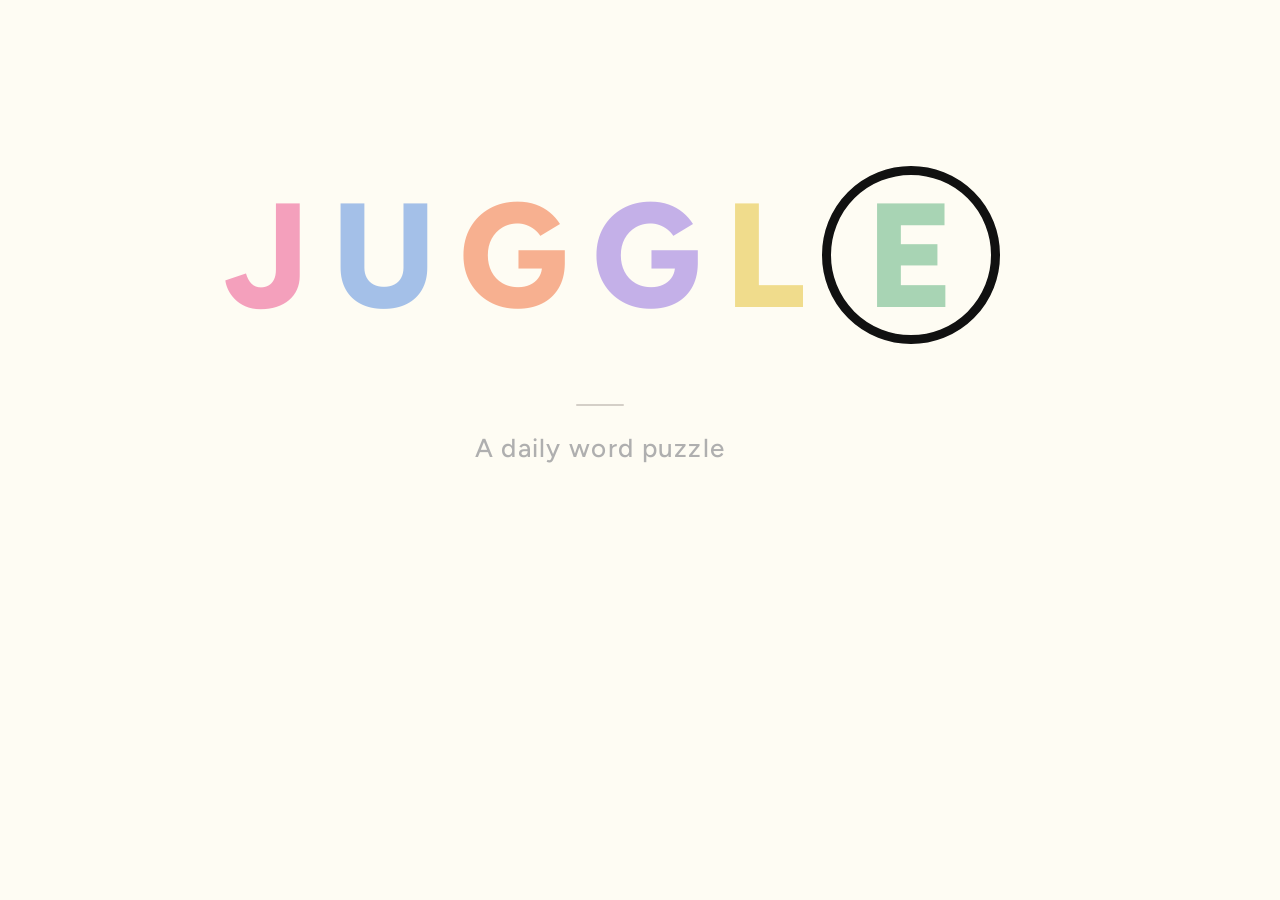
<file: og-image-source.html>
<!DOCTYPE html>
<html>
<head>
<meta charset="UTF-8">
<link rel="preconnect" href="https://fonts.googleapis.com">
<link rel="preconnect" href="https://fonts.gstatic.com" crossorigin>
<link href="https://fonts.googleapis.com/css2?family=Figtree:wght@500;800&display=swap" rel="stylesheet">
<style>
* { margin: 0; padding: 0; box-sizing: border-box; }
html, body {
  width: 1200px;
  height: 630px;
  overflow: hidden;
  background: #FEFCF3;
  display: flex;
  flex-direction: column;
  align-items: center;
  justify-content: center;
}

.logo {
  font-family: 'Figtree', sans-serif;
  font-size: 148px;
  font-weight: 800;
  letter-spacing: 0.16em;
  text-transform: uppercase;
  display: inline-flex;
  align-items: center;
  line-height: 1;
  /* Cancel trailing letter-spacing so flex centering is accurate */
  margin-right: -0.16em;
}

.logo-circle {
  display: inline-flex;
  align-items: center;
  justify-content: center;
  width: 1.2em;
  height: 1.2em;
  border: 9px solid #111;
  border-radius: 50%;
  flex-shrink: 0;
  line-height: 1;
  letter-spacing: 0;
  margin-left: -0.05em;
}

.divider {
  width: 48px;
  height: 2.5px;
  background: #D4CFC7;
  border-radius: 2px;
  margin-top: 60px;
  margin-bottom: 26px;
}

.tagline {
  font-family: 'Figtree', sans-serif;
  font-size: 26px;
  font-weight: 500;
  color: #AFAFAF;
  letter-spacing: 0.05em;
}
</style>
</head>
<body>
  <div class="logo">
    <span style="color:#F4A0BC">J</span><span style="color:#A4C0E8">U</span><span style="color:#F7B090">G</span><span style="color:#C4B0E8">G</span><span style="color:#F0DC8C">L</span><span class="logo-circle" style="color:#A8D4B4">E</span>
  </div>
  <div class="divider"></div>
  <div class="tagline">A daily word puzzle</div>
</body>
</html>
</file>
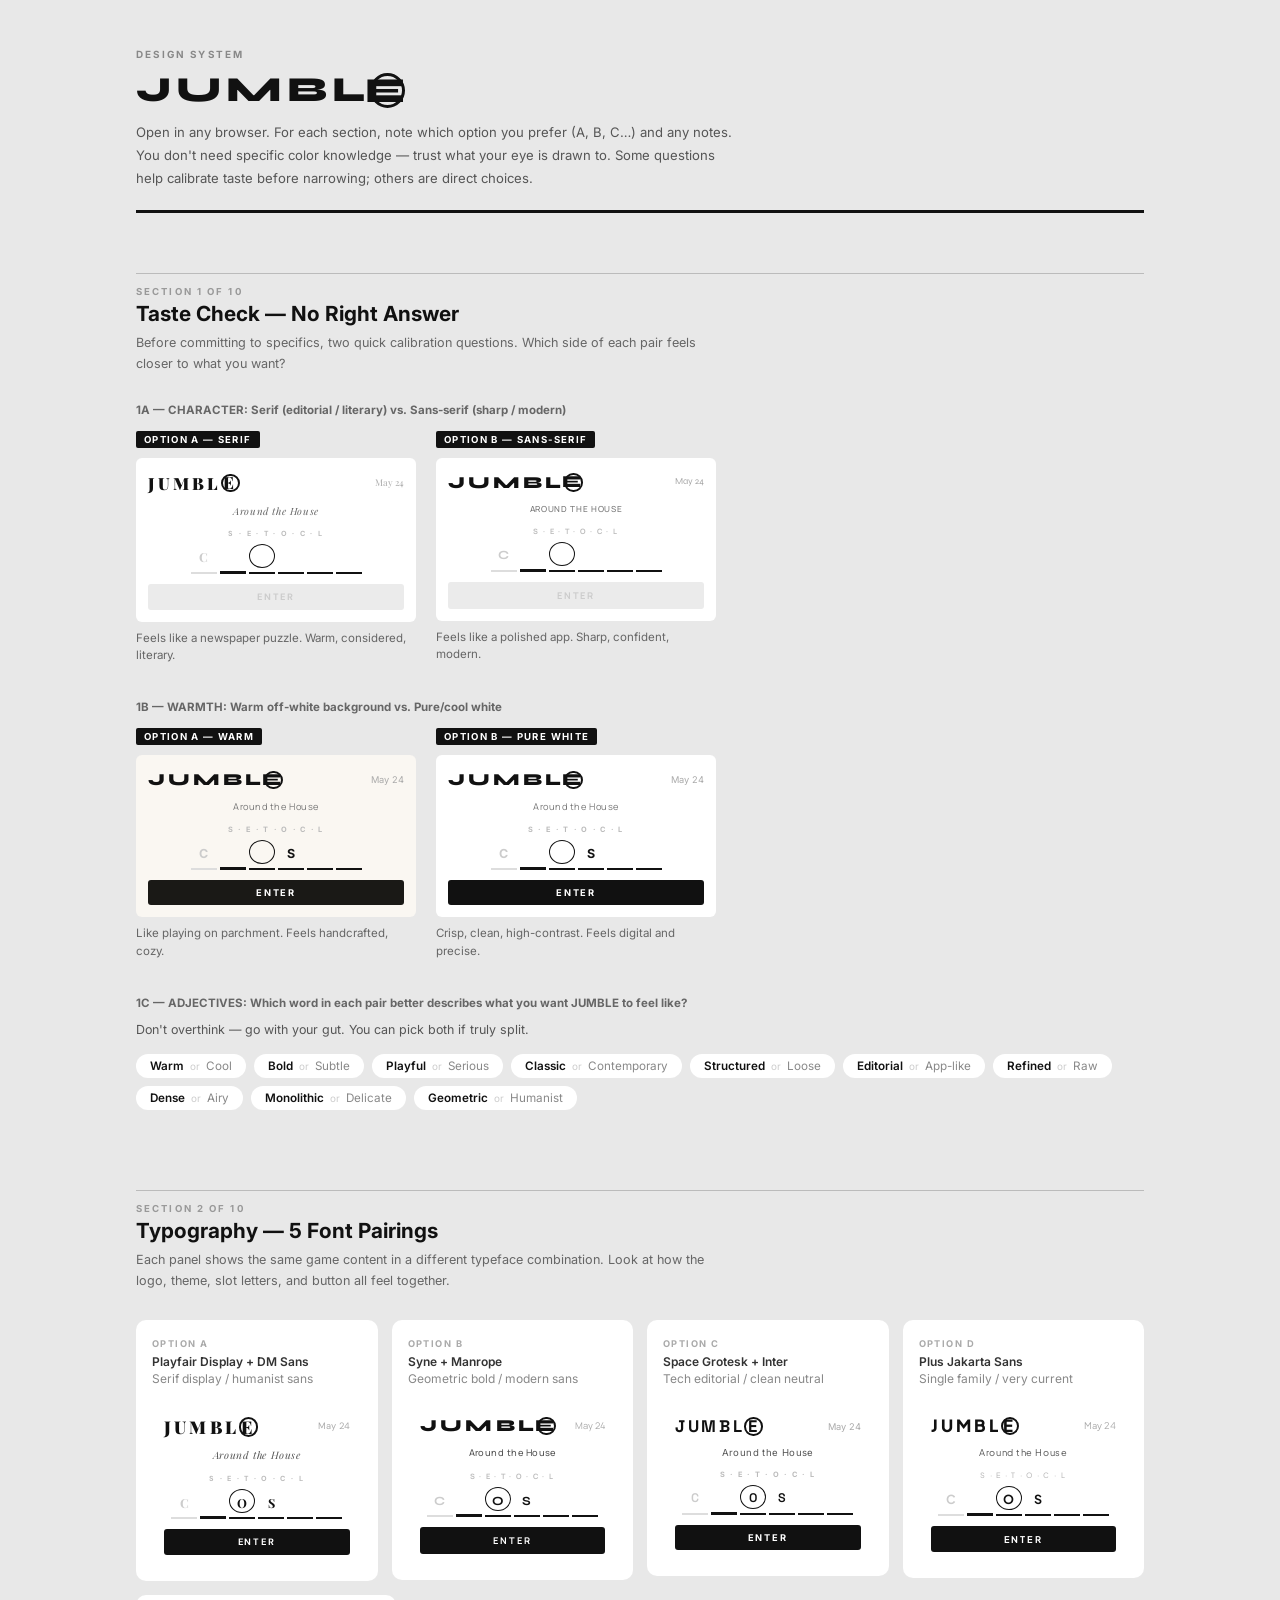
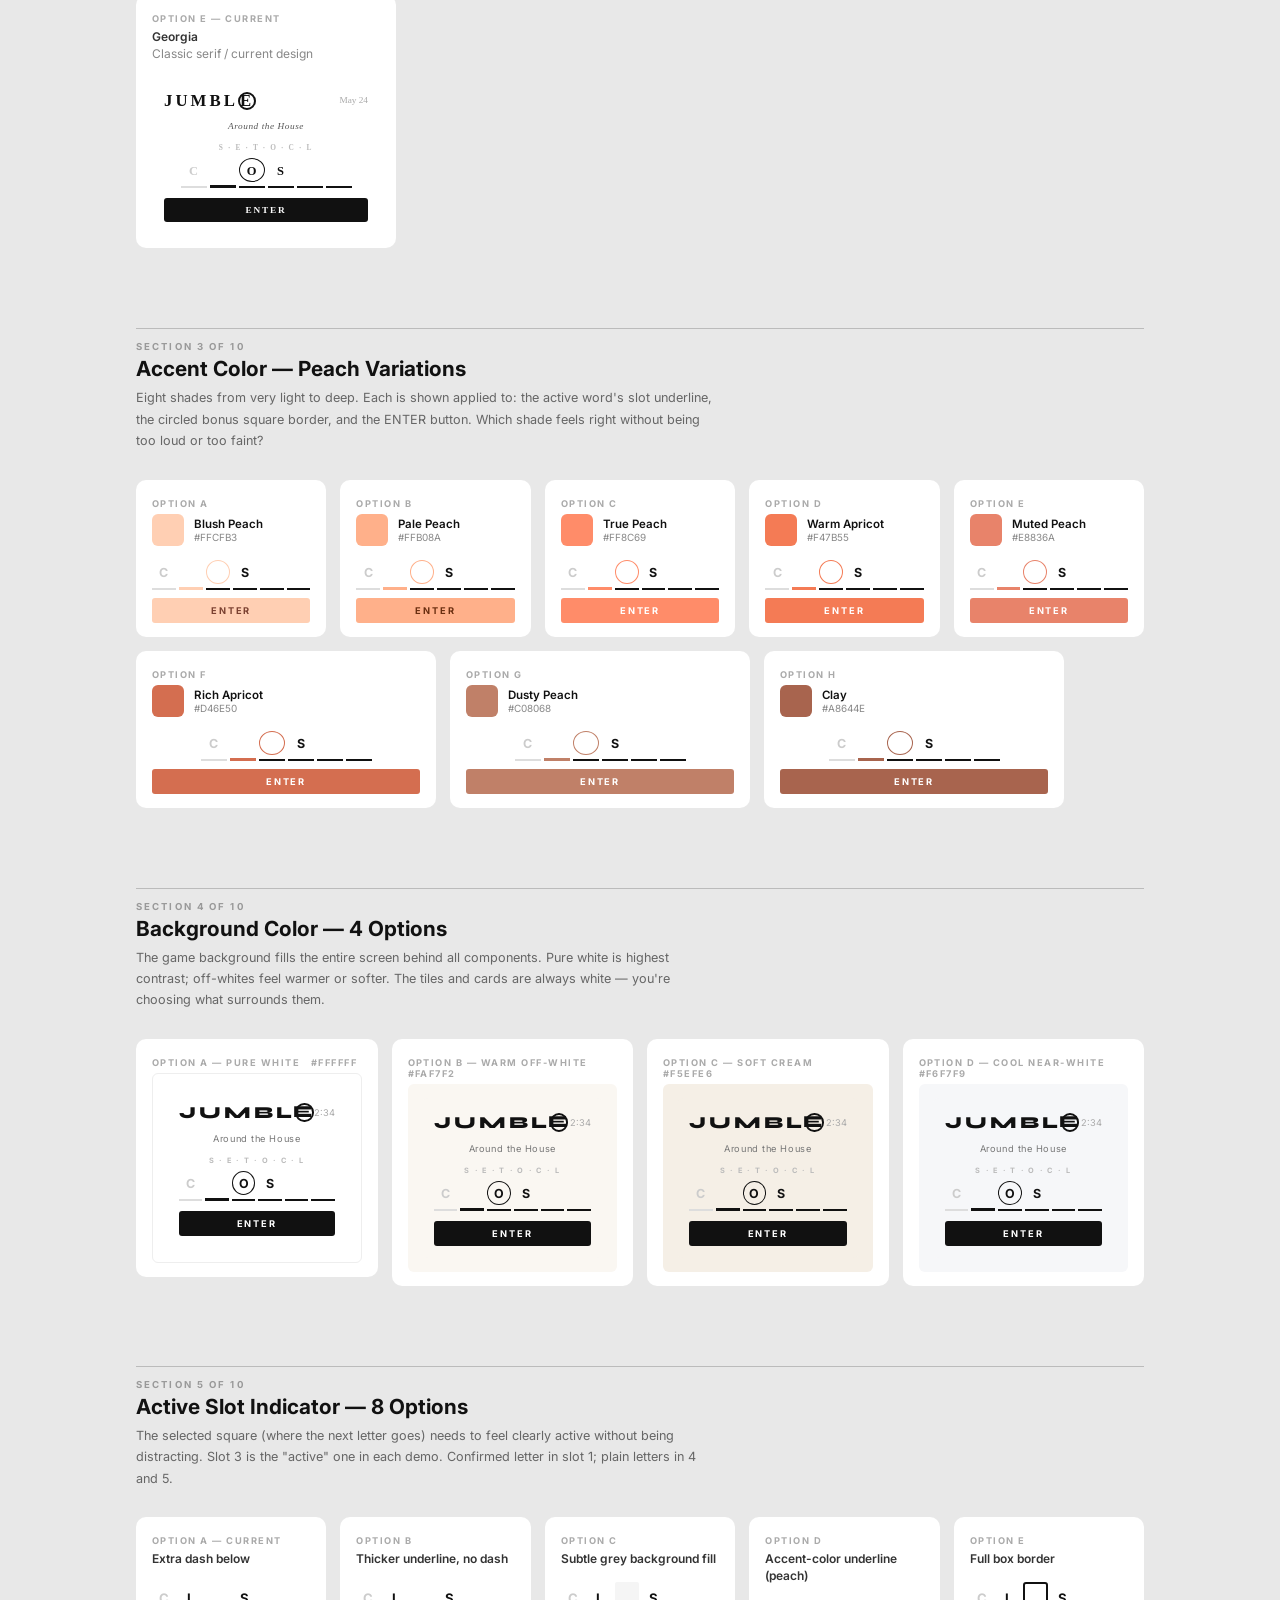
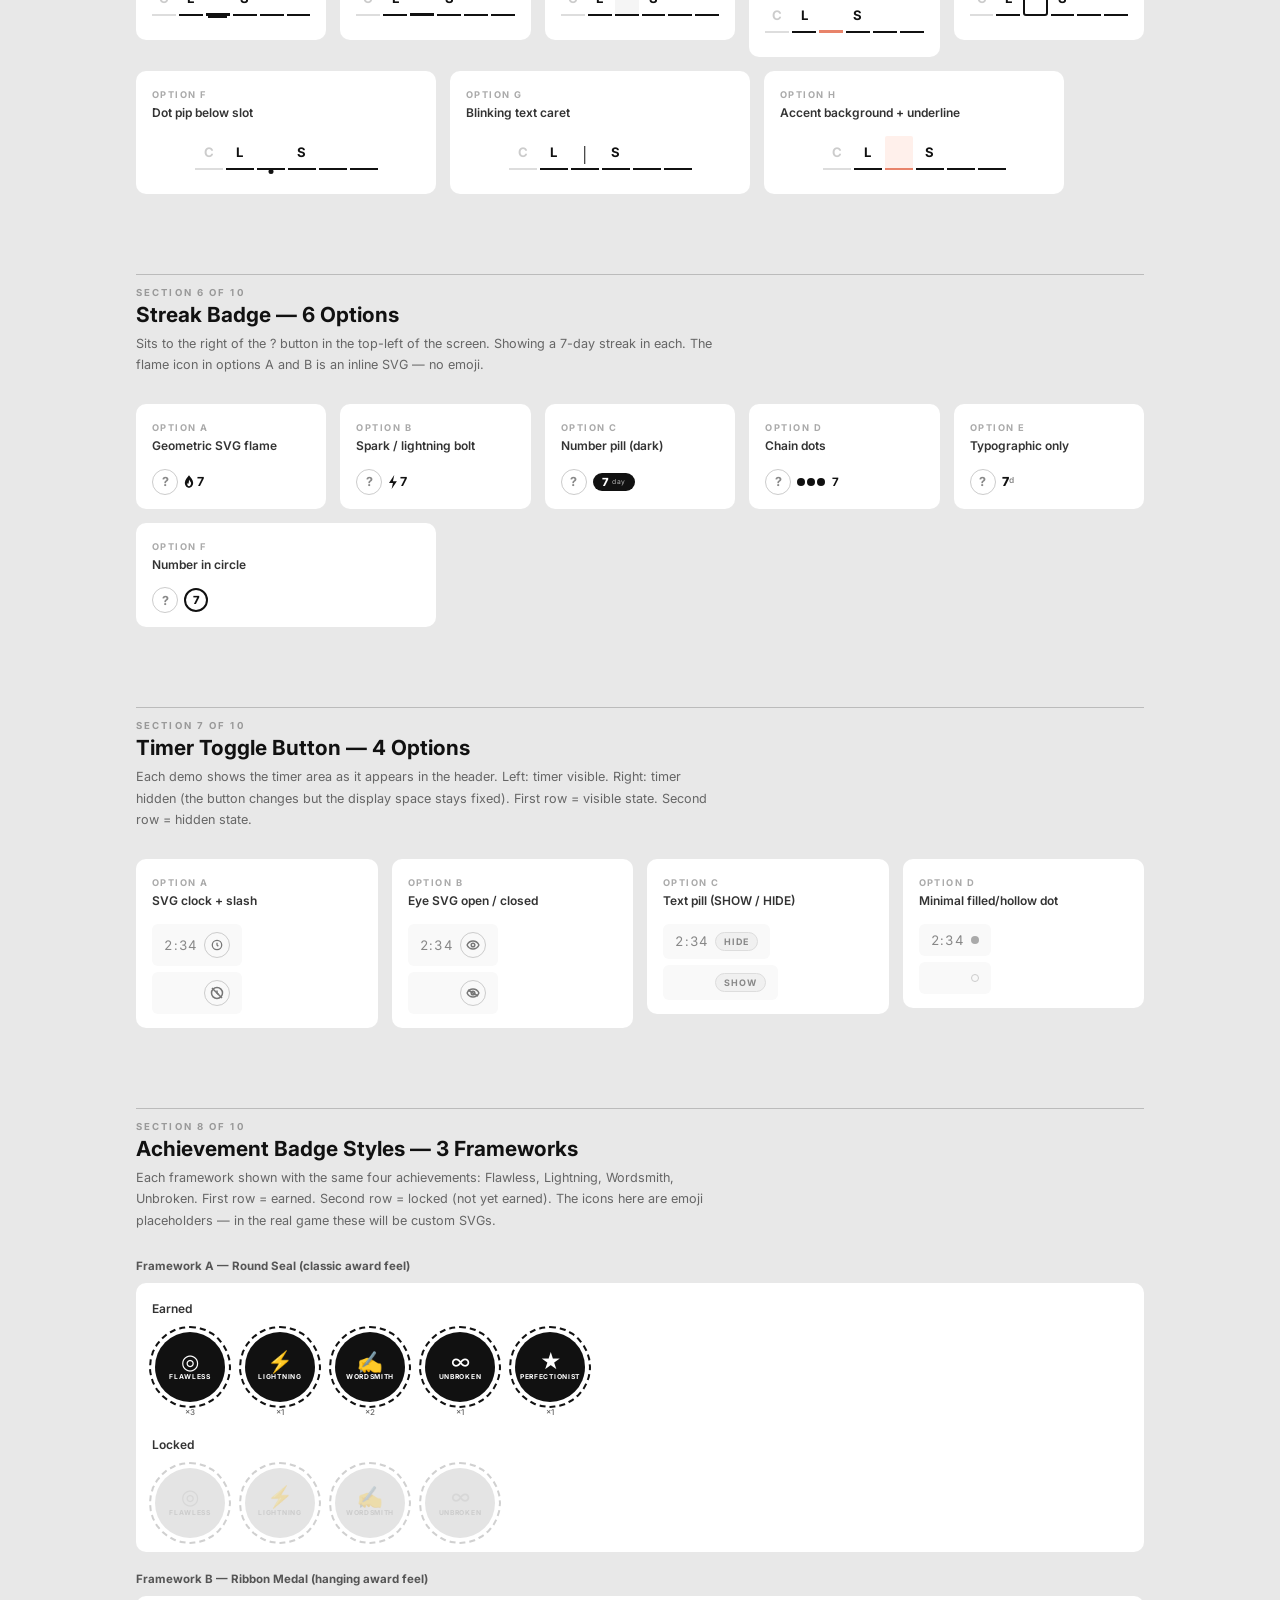
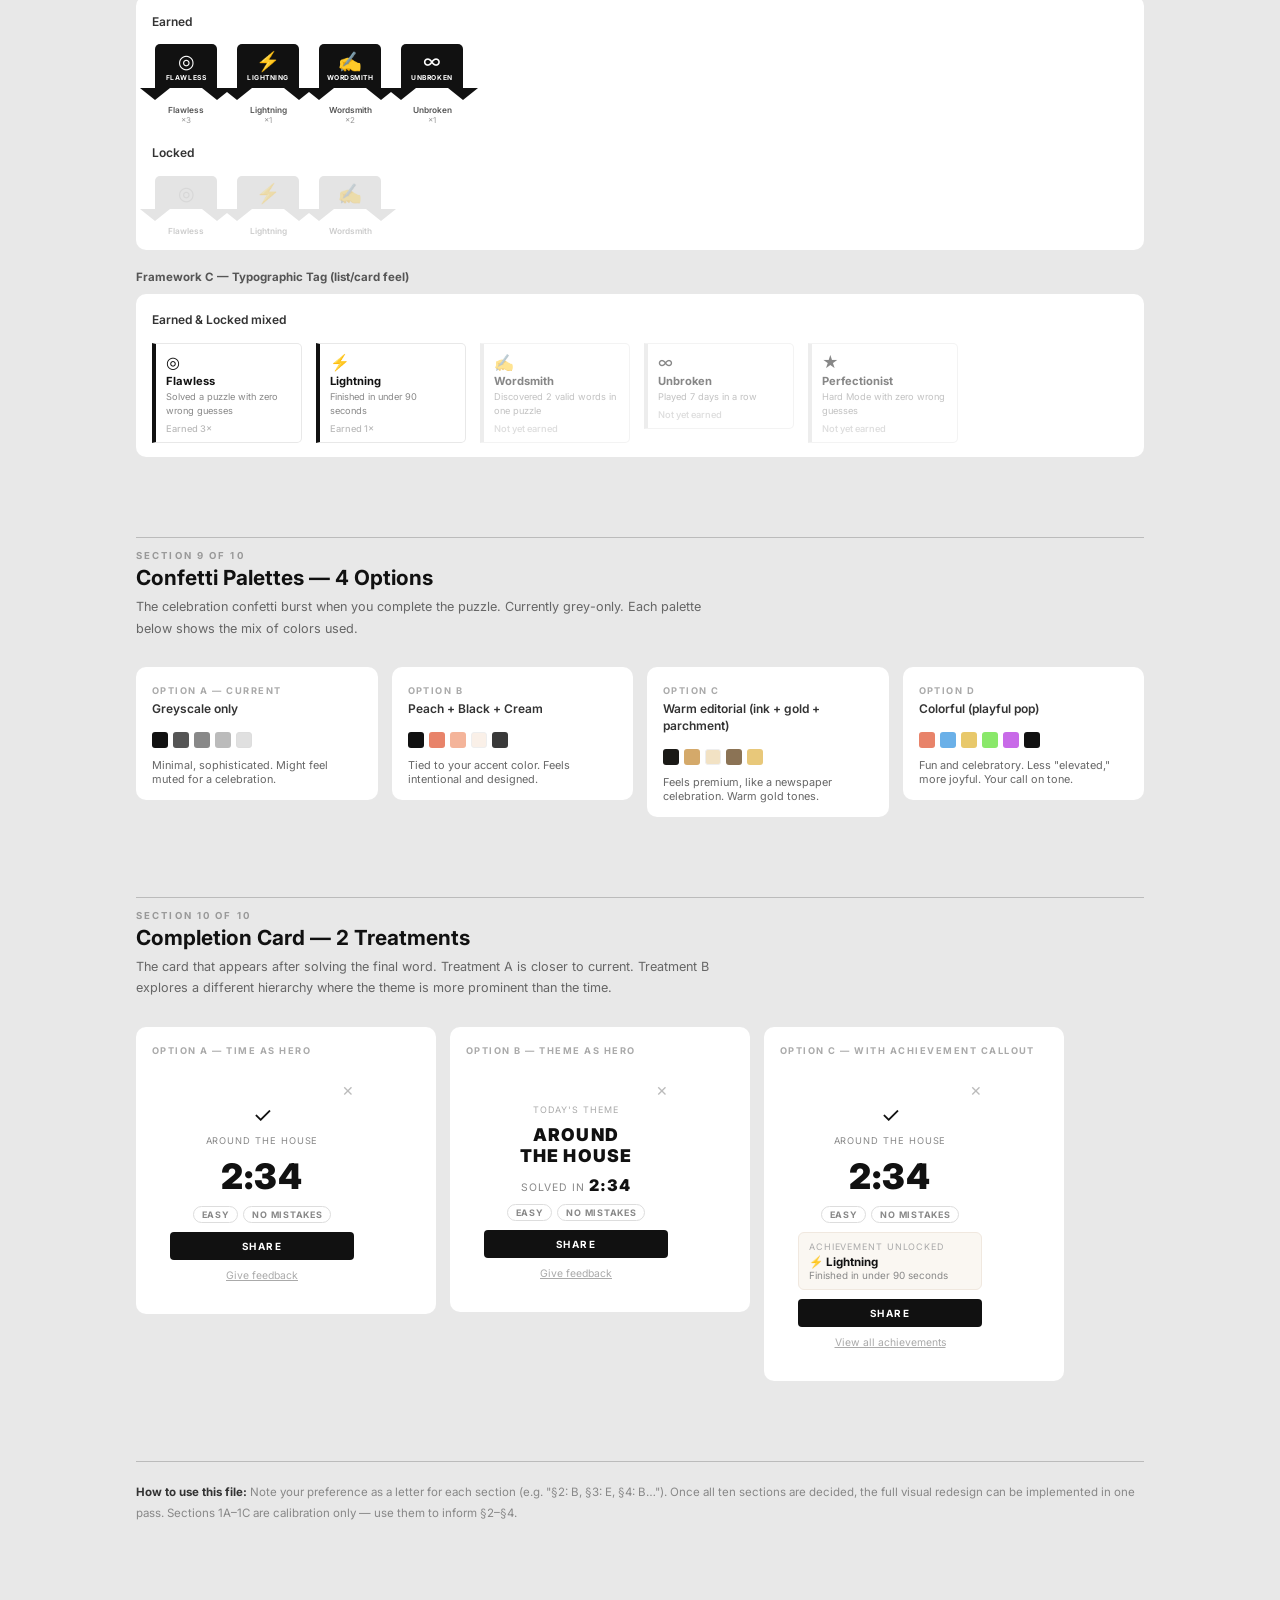
<file: swatches.html>
<!DOCTYPE html>
<html lang="en">
<head>
  <meta charset="UTF-8" />
  <meta name="viewport" content="width=device-width, initial-scale=1.0" />
  <title>JUMBLE — Design Swatches</title>
  <link rel="preconnect" href="https://fonts.googleapis.com">
  <link rel="preconnect" href="https://fonts.gstatic.com" crossorigin>
  <link href="https://fonts.googleapis.com/css2?family=Playfair+Display:wght@700;900&family=DM+Sans:wght@300;400;500;600&family=Syne:wght@700;800&family=Manrope:wght@400;500;600;700;800&family=Space+Grotesk:wght@400;500;600;700&family=Plus+Jakarta+Sans:wght@400;500;600;700;800&family=Inter:wght@400;500;600;700&display=swap" rel="stylesheet">
  <style>
    *, *::before, *::after { box-sizing: border-box; margin: 0; padding: 0; }

    body {
      background: #E8E8E8;
      color: #111;
      font-family: 'Inter', sans-serif;
      padding: 48px 36px 120px;
      max-width: 1080px;
      margin: 0 auto;
    }

    /* ── Page header ── */
    .ph { margin-bottom: 60px; border-bottom: 3px solid #111; padding-bottom: 20px; }
    .ph-eyebrow { font-size: 0.62rem; font-weight: 700; letter-spacing: 0.22em; text-transform: uppercase; color: #888; margin-bottom: 8px; }
    .ph-title { font-family: 'Syne', sans-serif; font-size: 2.2rem; font-weight: 800; letter-spacing: 0.14em; text-transform: uppercase; margin-bottom: 10px; }
    .ph-body { font-size: 0.82rem; color: #555; line-height: 1.75; max-width: 600px; }

    /* ── Section ── */
    .sec { margin-bottom: 80px; }
    .sec-eyebrow { font-size: 0.6rem; font-weight: 700; letter-spacing: 0.22em; text-transform: uppercase; color: #999; padding-top: 12px; border-top: 1.5px solid #bbb; margin-bottom: 4px; }
    .sec-title { font-size: 1.3rem; font-weight: 700; margin-bottom: 6px; }
    .sec-desc { font-size: 0.79rem; color: #666; line-height: 1.7; margin-bottom: 28px; max-width: 580px; }

    /* ── Option row / grid ── */
    .opt-row { display: flex; flex-wrap: wrap; gap: 14px; align-items: flex-start; }
    .opt { background: #fff; border-radius: 10px; padding: 18px 16px 14px; flex: 1; min-width: 180px; max-width: 300px; }
    .opt.wide { max-width: 420px; }
    .opt-tag { font-size: 0.58rem; font-weight: 700; letter-spacing: 0.16em; text-transform: uppercase; color: #aaa; margin-bottom: 5px; }
    .opt-name { font-size: 0.75rem; font-weight: 600; color: #333; margin-bottom: 14px; line-height: 1.4; }

    hr.divider { border: none; border-top: 1px solid #d0d0d0; margin: 14px 0; }

    /* ══════════════════════════════════════════
       MINI GAME PANEL — used across many swatches
    ══════════════════════════════════════════ */
    .mgp {
      border-radius: 6px;
      padding: 14px 12px 12px;
      background: #fff;
    }
    .mgp-header { display: flex; align-items: center; justify-content: space-between; margin-bottom: 10px; }
    .mgp-logo {
      font-size: 1.05rem;
      font-weight: 900;
      letter-spacing: 0.18em;
      text-transform: uppercase;
      display: inline-flex;
      align-items: center;
    }
    .mgp-circle {
      display: inline-flex; align-items: center; justify-content: center;
      width: 1.1em; height: 1.1em;
      border: 2px solid currentColor;
      border-radius: 50%; flex-shrink: 0; line-height: 1;
    }
    .mgp-meta { font-size: 0.58rem; color: #aaa; text-align: right; line-height: 1.5; }
    .mgp-theme-line { font-size: 0.58rem; color: #777; letter-spacing: 0.06em; margin-bottom: 12px; text-align: center; }
    .mgp-row { margin-bottom: 10px; }
    .mgp-prompt {
      font-size: 0.46rem; font-weight: 700; letter-spacing: 0.24em;
      text-transform: uppercase; color: #bbb; margin-bottom: 4px; text-align: center;
    }
    .mgp-slots { display: flex; gap: 3px; justify-content: center; }
    .mgp-slot {
      width: 26px; height: 32px;
      border-bottom: 2px solid #111;
      display: flex; align-items: center; justify-content: center;
      font-size: 0.78rem; font-weight: 700; text-transform: uppercase;
      position: relative;
    }
    .mgp-slot.circled::after {
      content: ''; position: absolute;
      inset: 2px 0 4px;
      border: 1.5px solid #111; border-radius: 50%;
      pointer-events: none;
    }
    .mgp-slot.confirmed { border-bottom-color: #ddd; color: #ccc; }
    .mgp-slot.cursor { border-bottom-width: 3px; }
    .mgp-btn {
      display: block; width: 100%; padding: 7px;
      background: #111; color: #fff;
      font-size: 0.58rem; font-weight: 700; letter-spacing: 0.2em;
      border: none; border-radius: 3px; text-align: center;
      text-transform: uppercase; margin-top: 10px; font-family: inherit;
    }
    .mgp-btn.inactive { background: #ebebeb; color: #ccc; }

    /* Bonus circles row */
    .mgp-bonus { display: flex; gap: 3px; justify-content: center; margin-bottom: 4px; }
    .mgp-bc {
      width: 26px; height: 16px;
      border: 1px dashed #ccc; border-radius: 50%;
      display: flex; align-items: center; justify-content: center;
      font-size: 0.5rem; font-weight: 700;
    }
    .mgp-bc.revealed { border-style: solid; border-color: #111; }

    /* ══════════════════════════════════════════
       SECTION 1 — TASTE CHECK
    ══════════════════════════════════════════ */

    .taste-pair { display: flex; gap: 20px; flex-wrap: wrap; margin-bottom: 36px; }
    .taste-card { flex: 1; min-width: 220px; max-width: 280px; }
    .taste-label {
      font-size: 0.6rem; font-weight: 700; letter-spacing: 0.14em;
      text-transform: uppercase; color: #fff; background: #111;
      display: inline-block; padding: 3px 8px; border-radius: 2px; margin-bottom: 10px;
    }
    .taste-caption { font-size: 0.72rem; color: #666; margin-top: 8px; line-height: 1.5; }

    /* serif taste panel */
    .tp-serif { font-family: 'Playfair Display', Georgia, serif; }
    .tp-serif .mgp-logo { font-family: 'Playfair Display', Georgia, serif; font-weight: 900; }
    .tp-serif .mgp-theme-line { font-family: 'Playfair Display', Georgia, serif; font-style: italic; font-size: 0.62rem; color: #666; }

    /* sans taste panel */
    .tp-sans { font-family: 'Syne', sans-serif; }
    .tp-sans .mgp-logo { font-family: 'Syne', sans-serif; font-weight: 800; }
    .tp-sans .mgp-theme-line { font-family: 'Manrope', sans-serif; font-weight: 500; font-size: 0.6rem; color: #777; }

    /* warm taste panel */
    .tp-warm { background: #FAF7F2; }
    .tp-cool { background: #F6F7F9; }

    /* Adjective grid */
    .adj-intro { font-size: 0.78rem; color: #555; margin-bottom: 14px; line-height: 1.6; }
    .adj-grid { display: flex; flex-wrap: wrap; gap: 8px; }
    .adj-pair {
      background: #fff; border-radius: 20px; padding: 5px 14px;
      font-size: 0.73rem; color: #555;
      display: flex; align-items: center; gap: 6px;
    }
    .adj-a { font-weight: 600; color: #111; }
    .adj-or { color: #ccc; font-size: 0.62rem; }
    .adj-b { color: #888; }

    /* ══════════════════════════════════════════
       SECTION 2 — FONTS
    ══════════════════════════════════════════ */

    /* Each font panel uses a data-font class to cascade the right typeface */
    .fp { min-width: 200px; max-width: 260px; }

    /* Combo A: Playfair + DM Sans */
    .fa .mgp-logo { font-family: 'Playfair Display', serif; font-weight: 900; }
    .fa .mgp-theme-line { font-family: 'DM Sans', sans-serif; font-weight: 400; font-style: italic; color: #666; }
    .fa .mgp-prompt { font-family: 'DM Sans', sans-serif; }
    .fa .mgp-slot { font-family: 'Playfair Display', serif; }
    .fa .mgp-btn { font-family: 'DM Sans', sans-serif; }

    /* Combo B: Syne + Manrope */
    .fb .mgp-logo { font-family: 'Syne', sans-serif; font-weight: 800; }
    .fb .mgp-theme-line { font-family: 'Manrope', sans-serif; font-weight: 500; color: #666; }
    .fb .mgp-prompt { font-family: 'Manrope', sans-serif; }
    .fb .mgp-slot { font-family: 'Syne', sans-serif; font-weight: 700; }
    .fb .mgp-btn { font-family: 'Manrope', sans-serif; }

    /* Combo C: Space Grotesk + Inter */
    .fc .mgp-logo { font-family: 'Space Grotesk', sans-serif; font-weight: 700; }
    .fc .mgp-theme-line { font-family: 'Inter', sans-serif; font-weight: 400; color: #666; }
    .fc .mgp-prompt { font-family: 'Inter', sans-serif; }
    .fc .mgp-slot { font-family: 'Space Grotesk', sans-serif; font-weight: 600; }
    .fc .mgp-btn { font-family: 'Inter', sans-serif; }

    /* Combo D: Plus Jakarta Sans throughout */
    .fd .mgp-logo { font-family: 'Plus Jakarta Sans', sans-serif; font-weight: 800; }
    .fd .mgp-theme-line { font-family: 'Plus Jakarta Sans', sans-serif; font-weight: 400; color: #666; }
    .fd .mgp-prompt { font-family: 'Plus Jakarta Sans', sans-serif; }
    .fd .mgp-slot { font-family: 'Plus Jakarta Sans', sans-serif; font-weight: 700; }
    .fd .mgp-btn { font-family: 'Plus Jakarta Sans', sans-serif; }

    /* Combo E: Georgia throughout (current) */
    .fe .mgp-logo { font-family: Georgia, serif; font-weight: 900; }
    .fe .mgp-theme-line { font-family: Georgia, serif; font-style: italic; color: #666; }
    .fe .mgp-prompt { font-family: Georgia, serif; }
    .fe .mgp-slot { font-family: Georgia, serif; }
    .fe .mgp-btn { font-family: Georgia, serif; }

    /* ══════════════════════════════════════════
       SECTION 3 — PEACH ACCENT
    ══════════════════════════════════════════ */
    .color-chip { display: flex; align-items: center; gap: 10px; margin-bottom: 12px; }
    .chip-dot { width: 32px; height: 32px; border-radius: 6px; flex-shrink: 0; }
    .chip-info .chip-name { font-size: 0.72rem; font-weight: 600; }
    .chip-info .chip-hex { font-size: 0.62rem; color: #888; }

    /* Each accent variant applied to game elements via inline style on .mgp-slot.active-accent, .circled-accent, .mgp-btn.accent-btn */

    /* ══════════════════════════════════════════
       SECTION 4 — BACKGROUNDS
    ══════════════════════════════════════════ */

    /* ══════════════════════════════════════════
       SECTION 5 — ACTIVE SLOT CURSOR
    ══════════════════════════════════════════ */
    .cursor-row { display: flex; gap: 3px; justify-content: center; margin: 10px 0; }
    .cs {
      width: 28px; height: 34px;
      display: flex; align-items: center; justify-content: center;
      font-size: 0.82rem; font-weight: 700; text-transform: uppercase;
      position: relative;
    }
    .cs.empty  { border-bottom: 2px solid #111; }
    .cs.filled { border-bottom: 2px solid #111; }
    .cs.done   { border-bottom: 2px solid #ddd; color: #ccc; }

    /* Variant 1: current (extra dash) */
    .cv1 .cs.active { border-bottom: 3px solid #111; }
    .cv1 .cs.active::before {
      content: ''; position: absolute;
      bottom: -5px; left: 10%; right: 10%; height: 3px; background: #111;
    }
    /* Variant 2: bold underline only, clean */
    .cv2 .cs.active { border-bottom: 3.5px solid #111; }

    /* Variant 3: subtle background wash */
    .cv3 .cs.active { border-bottom: 2px solid #111; background: #F5F5F5; border-radius: 2px 2px 0 0; }

    /* Variant 4: accent underline (peach) */
    .cv4 .cs.active { border-bottom: 3px solid #E8836A; }

    /* Variant 5: full box border */
    .cv5 .cs.active { border: 2px solid #111; border-radius: 3px; }

    /* Variant 6: dot pip below */
    .cv6 .cs.active { border-bottom: 2px solid #111; }
    .cv6 .cs.active::before {
      content: ''; position: absolute;
      bottom: -6px; left: 50%; transform: translateX(-50%);
      width: 5px; height: 5px; background: #111; border-radius: 50%;
    }

    /* Variant 7: blinking caret */
    .cv7 .cs.active { border-bottom: 2px solid #111; }
    .cv7 .cs.active::after {
      content: ''; position: absolute;
      bottom: 4px; left: 50%; transform: translateX(-50%);
      width: 1.5px; height: 18px; background: #111;
      animation: blink 1s step-end infinite;
    }
    @keyframes blink { 0%,100%{opacity:1} 50%{opacity:0} }

    /* Variant 8: accent background fill */
    .cv8 .cs.active { border-bottom: 2px solid #E8836A; background: #FFF0EB; border-radius: 2px 2px 0 0; }

    /* ══════════════════════════════════════════
       SECTION 6 — STREAK BADGE
    ══════════════════════════════════════════ */
    .streak-header { display: flex; align-items: center; gap: 6px; }
    .streak-q-btn {
      width: 26px; height: 26px;
      border: 1.5px solid #ccc; border-radius: 50%;
      background: none; font-size: 0.78rem; font-weight: 700; color: #888;
      display: flex; align-items: center; justify-content: center; cursor: pointer; font-family: inherit;
    }
    .streak-num { font-size: 0.78rem; font-weight: 700; }

    /* Option styles */
    .sb1 { display: inline-flex; align-items: center; gap: 3px; font-size: 0.78rem; font-weight: 700; }
    .sb2 { display: inline-flex; align-items: center; gap: 3px; font-size: 0.78rem; font-weight: 700; }
    .sb3 {
      display: inline-flex; align-items: center; justify-content: center;
      background: #111; color: #fff;
      font-size: 0.7rem; font-weight: 800; letter-spacing: 0.04em;
      border-radius: 12px; padding: 2px 9px; gap: 3px;
    }
    .sb4 { display: inline-flex; align-items: center; gap: 2px; }
    .sb4-dot { width: 8px; height: 8px; background: #111; border-radius: 50%; }
    .sb4-dot.off { background: #ddd; }
    .sb4-num { font-size: 0.72rem; font-weight: 700; margin-left: 5px; }
    .sb5 {
      display: inline-flex; align-items: center; gap: 1px;
      font-size: 0.78rem; font-weight: 800; letter-spacing: -0.02em;
    }
    .sb5-sup { font-size: 0.52rem; font-weight: 600; color: #888; align-self: flex-start; margin-top: 1px; }
    .sb6 {
      display: inline-flex; align-items: center; justify-content: center;
      width: 24px; height: 24px;
      border: 2px solid #111; border-radius: 50%;
      font-size: 0.7rem; font-weight: 800;
    }

    /* ══════════════════════════════════════════
       SECTION 7 — TIMER TOGGLE
    ══════════════════════════════════════════ */
    .timer-demo { display: flex; align-items: center; gap: 6px; padding: 8px 12px; border-radius: 6px; background: #f9f9f9; width: fit-content; }
    .td-time { font-size: 0.82rem; font-variant-numeric: tabular-nums; letter-spacing: 0.06em; color: #888; }
    .td-icon-btn {
      width: 26px; height: 26px;
      background: none; border: 1.5px solid #ccc; border-radius: 50%;
      display: flex; align-items: center; justify-content: center;
      cursor: pointer; color: #777; flex-shrink: 0;
    }
    .td-pill-btn {
      font-size: 0.56rem; font-weight: 700; letter-spacing: 0.1em;
      text-transform: uppercase; color: #888;
      background: #f0f0f0; border: 1.5px solid #ddd;
      border-radius: 10px; padding: 3px 8px; cursor: pointer; font-family: inherit;
    }
    .td-dot-btn {
      width: 8px; height: 8px; background: #bbb; border-radius: 50%; cursor: pointer;
      flex-shrink: 0;
    }
    .td-dot-btn.off { background: #ddd; border: 1.5px solid #ccc; background: transparent; }

    /* ══════════════════════════════════════════
       SECTION 8 — ACHIEVEMENT BADGES
    ══════════════════════════════════════════ */
    .ach-row { display: flex; flex-wrap: wrap; gap: 14px; align-items: flex-start; }

    /* Style A: Round seal */
    .ach-seal-wrap { display: flex; flex-direction: column; align-items: center; gap: 5px; width: 76px; }
    .ach-seal {
      width: 70px; height: 70px; border-radius: 50%;
      background: #111; color: #fff;
      display: flex; flex-direction: column; align-items: center; justify-content: center;
      position: relative; gap: 1px;
    }
    .ach-seal::before {
      content: ''; position: absolute; inset: -6px; border-radius: 50%;
      border: 2px solid #111; border-style: dashed;
    }
    .ach-seal.locked { background: #e4e4e4; color: #bbb; }
    .ach-seal.locked::before { border-color: #d0d0d0; }
    .seal-ico { font-size: 1.3rem; line-height: 1; }
    .seal-short { font-size: 0.42rem; font-weight: 700; letter-spacing: 0.1em; text-transform: uppercase; text-align: center; line-height: 1.3; }
    .seal-cnt { font-size: 0.5rem; color: #666; text-align: center; font-weight: 500; }

    /* Style B: Ribbon medal */
    .ach-ribbon-wrap { display: flex; flex-direction: column; align-items: center; width: 68px; }
    .ach-ribbon-body {
      width: 62px; background: #111; color: #fff; border-radius: 5px 5px 0 0;
      padding: 8px 4px 6px; display: flex; flex-direction: column; align-items: center; gap: 2px;
    }
    .ach-ribbon-body.locked { background: #e4e4e4; color: #bbb; }
    .ach-ribbon-tails { display: flex; }
    .ach-ribbon-tail {
      width: 0; border-left: 15px solid transparent; border-right: 15px solid transparent;
      border-top: 12px solid #111;
    }
    .ach-ribbon-tail.locked { border-top-color: #e4e4e4; }
    .ach-ribbon-gap { width: 32px; }
    .ribbon-ico { font-size: 1.2rem; line-height: 1; }
    .ribbon-short { font-size: 0.42rem; font-weight: 700; letter-spacing: 0.08em; text-transform: uppercase; text-align: center; line-height: 1.3; }
    .ach-ribbon-label { font-size: 0.52rem; color: #555; font-weight: 600; text-align: center; margin-top: 5px; }
    .ach-ribbon-cnt { font-size: 0.5rem; color: #999; text-align: center; }

    /* Style C: Typographic tag */
    .ach-tag {
      width: 150px; background: #fff;
      border: 1.5px solid #e8e8e8; border-left: 4px solid #111;
      border-radius: 0 5px 5px 0; padding: 8px 10px;
    }
    .ach-tag.locked { border-left-color: #ddd; opacity: 0.5; }
    .tag-ico { font-size: 1rem; margin-bottom: 2px; }
    .tag-ttl { font-size: 0.7rem; font-weight: 700; }
    .tag-desc { font-size: 0.58rem; color: #888; line-height: 1.5; margin-top: 2px; }
    .tag-cnt { font-size: 0.58rem; color: #bbb; font-weight: 500; margin-top: 5px; }

    /* ══════════════════════════════════════════
       SECTION 9 — CONFETTI PALETTES
    ══════════════════════════════════════════ */
    .conf-demo { display: flex; gap: 5px; flex-wrap: wrap; margin: 10px 0; }
    .conf-dot { width: 16px; height: 16px; border-radius: 3px; }
    .conf-label { font-size: 0.68rem; color: #666; }

    /* ══════════════════════════════════════════
       SECTION 10 — COMPLETION CARD
    ══════════════════════════════════════════ */
    .cc {
      border-radius: 10px; padding: 22px 18px 18px;
      text-align: center; display: flex; flex-direction: column;
      align-items: center; gap: 9px; max-width: 220px;
      background: #fff;
    }
    .cc-mark { font-size: 1.4rem; line-height: 1; }
    .cc-tag { font-size: 0.58rem; text-transform: uppercase; letter-spacing: 0.1em; color: #888; }
    .cc-time { font-weight: 900; letter-spacing: 0.04em; }
    .cc-badges { display: flex; gap: 5px; flex-wrap: wrap; justify-content: center; }
    .cc-badge {
      font-size: 0.56rem; font-weight: 700; letter-spacing: 0.08em;
      text-transform: uppercase; border: 1.5px solid #ddd;
      border-radius: 12px; padding: 2px 8px; color: #888;
    }
    .cc-share {
      width: 100%; padding: 8px; background: #111; color: #fff;
      font-size: 0.62rem; font-weight: 700; letter-spacing: 0.16em;
      border: none; border-radius: 4px; text-transform: uppercase;
      font-family: inherit; cursor: pointer;
    }
    .cc-ghost { font-size: 0.65rem; color: #aaa; text-decoration: underline; cursor: pointer; }
    .cc-close {
      align-self: flex-end; margin-bottom: -4px; background: none; border: none;
      color: #bbb; font-size: 0.9rem; cursor: pointer;
    }
  </style>
</head>
<body>

<!-- ═══════════════════════════════════════════════════════ PAGE HEADER -->
<div class="ph">
  <div class="ph-eyebrow">Design System</div>
  <div class="ph-title">JUMBL<span style="display:inline-flex;align-items:center;justify-content:center;width:1em;height:1em;border:3px solid #111;border-radius:50%;font-size:inherit;vertical-align:middle;position:relative;top:-0.06em;">E</span></div>
  <p class="ph-body">Open in any browser. For each section, note which option you prefer (A, B, C…) and any notes. You don't need specific color knowledge — trust what your eye is drawn to. Some questions help calibrate taste before narrowing; others are direct choices.</p>
</div>


<!-- ═══════════════════════════════════════════════════════ §1 TASTE CHECK -->
<div class="sec">
  <div class="sec-eyebrow">Section 1 of 10</div>
  <div class="sec-title">Taste Check — No Right Answer</div>
  <p class="sec-desc">Before committing to specifics, two quick calibration questions. Which side of each pair feels closer to what you want?</p>

  <!-- A/B 1: Serif vs Sans -->
  <p style="font-size:0.72rem;font-weight:700;color:#666;margin-bottom:10px;">1A — CHARACTER: Serif (editorial / literary) vs. Sans-serif (sharp / modern)</p>
  <div class="taste-pair">
    <div class="taste-card">
      <div class="taste-label">Option A — Serif</div>
      <div class="mgp tp-serif">
        <div class="mgp-header">
          <div class="mgp-logo" style="font-family:'Playfair Display',serif;font-weight:900;">JUMBL<span class="mgp-circle">E</span></div>
          <div class="mgp-meta">May 24</div>
        </div>
        <div class="mgp-theme-line" style="font-family:'Playfair Display',serif;font-style:italic;">Around the House</div>
        <div class="mgp-row">
          <div class="mgp-prompt" style="font-family:'DM Sans',sans-serif;">S · E · T · O · C · L</div>
          <div class="mgp-slots">
            <div class="mgp-slot confirmed" style="font-family:'Playfair Display',serif;">C</div>
            <div class="mgp-slot cursor" style="font-family:'Playfair Display',serif;"></div>
            <div class="mgp-slot circled" style="font-family:'Playfair Display',serif;"></div>
            <div class="mgp-slot" style="font-family:'Playfair Display',serif;"></div>
            <div class="mgp-slot" style="font-family:'Playfair Display',serif;"></div>
            <div class="mgp-slot" style="font-family:'Playfair Display',serif;"></div>
          </div>
        </div>
        <div class="mgp-btn inactive" style="font-family:'DM Sans',sans-serif;">ENTER</div>
      </div>
      <p class="taste-caption">Feels like a newspaper puzzle. Warm, considered, literary.</p>
    </div>
    <div class="taste-card">
      <div class="taste-label">Option B — Sans-serif</div>
      <div class="mgp tp-sans">
        <div class="mgp-header">
          <div class="mgp-logo" style="font-family:'Syne',sans-serif;font-weight:800;">JUMBL<span class="mgp-circle">E</span></div>
          <div class="mgp-meta">May 24</div>
        </div>
        <div class="mgp-theme-line" style="font-family:'Manrope',sans-serif;font-weight:500;letter-spacing:0.08em;text-transform:uppercase;font-size:0.52rem;">Around the House</div>
        <div class="mgp-row">
          <div class="mgp-prompt" style="font-family:'Manrope',sans-serif;">S · E · T · O · C · L</div>
          <div class="mgp-slots">
            <div class="mgp-slot confirmed" style="font-family:'Syne',sans-serif;">C</div>
            <div class="mgp-slot cursor" style="font-family:'Syne',sans-serif;"></div>
            <div class="mgp-slot circled" style="font-family:'Syne',sans-serif;"></div>
            <div class="mgp-slot" style="font-family:'Syne',sans-serif;"></div>
            <div class="mgp-slot" style="font-family:'Syne',sans-serif;"></div>
            <div class="mgp-slot" style="font-family:'Syne',sans-serif;"></div>
          </div>
        </div>
        <div class="mgp-btn inactive" style="font-family:'Manrope',sans-serif;">ENTER</div>
      </div>
      <p class="taste-caption">Feels like a polished app. Sharp, confident, modern.</p>
    </div>
  </div>

  <!-- A/B 2: Warm vs Cool background -->
  <p style="font-size:0.72rem;font-weight:700;color:#666;margin-bottom:10px;margin-top:24px;">1B — WARMTH: Warm off-white background vs. Pure/cool white</p>
  <div class="taste-pair">
    <div class="taste-card">
      <div class="taste-label">Option A — Warm</div>
      <div class="mgp tp-warm" style="background:#FAF7F2;">
        <div class="mgp-header">
          <div class="mgp-logo" style="font-family:'Syne',sans-serif;font-weight:800;">JUMBL<span class="mgp-circle">E</span></div>
          <div class="mgp-meta" style="color:#aaa;">May 24</div>
        </div>
        <div class="mgp-theme-line" style="font-family:'Manrope',sans-serif;">Around the House</div>
        <div class="mgp-row">
          <div class="mgp-prompt">S · E · T · O · C · L</div>
          <div class="mgp-slots">
            <div class="mgp-slot confirmed">C</div>
            <div class="mgp-slot cursor" style="border-bottom-width:3px;"></div>
            <div class="mgp-slot circled"></div>
            <div class="mgp-slot">S</div>
            <div class="mgp-slot"></div>
            <div class="mgp-slot"></div>
          </div>
        </div>
        <div class="mgp-btn" style="background:#1A1916;">ENTER</div>
      </div>
      <p class="taste-caption">Like playing on parchment. Feels handcrafted, cozy.</p>
    </div>
    <div class="taste-card">
      <div class="taste-label">Option B — Pure White</div>
      <div class="mgp" style="background:#FFFFFF;">
        <div class="mgp-header">
          <div class="mgp-logo" style="font-family:'Syne',sans-serif;font-weight:800;">JUMBL<span class="mgp-circle">E</span></div>
          <div class="mgp-meta" style="color:#aaa;">May 24</div>
        </div>
        <div class="mgp-theme-line" style="font-family:'Manrope',sans-serif;">Around the House</div>
        <div class="mgp-row">
          <div class="mgp-prompt">S · E · T · O · C · L</div>
          <div class="mgp-slots">
            <div class="mgp-slot confirmed">C</div>
            <div class="mgp-slot cursor" style="border-bottom-width:3px;"></div>
            <div class="mgp-slot circled"></div>
            <div class="mgp-slot">S</div>
            <div class="mgp-slot"></div>
            <div class="mgp-slot"></div>
          </div>
        </div>
        <div class="mgp-btn">ENTER</div>
      </div>
      <p class="taste-caption">Crisp, clean, high-contrast. Feels digital and precise.</p>
    </div>
  </div>

  <!-- Adjective pairs -->
  <p style="font-size:0.72rem;font-weight:700;color:#666;margin-bottom:10px;margin-top:28px;">1C — ADJECTIVES: Which word in each pair better describes what you want JUMBLE to feel like?</p>
  <p class="adj-intro">Don't overthink — go with your gut. You can pick both if truly split.</p>
  <div class="adj-grid">
    <div class="adj-pair"><span class="adj-a">Warm</span><span class="adj-or">or</span><span class="adj-b">Cool</span></div>
    <div class="adj-pair"><span class="adj-a">Bold</span><span class="adj-or">or</span><span class="adj-b">Subtle</span></div>
    <div class="adj-pair"><span class="adj-a">Playful</span><span class="adj-or">or</span><span class="adj-b">Serious</span></div>
    <div class="adj-pair"><span class="adj-a">Classic</span><span class="adj-or">or</span><span class="adj-b">Contemporary</span></div>
    <div class="adj-pair"><span class="adj-a">Structured</span><span class="adj-or">or</span><span class="adj-b">Loose</span></div>
    <div class="adj-pair"><span class="adj-a">Editorial</span><span class="adj-or">or</span><span class="adj-b">App-like</span></div>
    <div class="adj-pair"><span class="adj-a">Refined</span><span class="adj-or">or</span><span class="adj-b">Raw</span></div>
    <div class="adj-pair"><span class="adj-a">Dense</span><span class="adj-or">or</span><span class="adj-b">Airy</span></div>
    <div class="adj-pair"><span class="adj-a">Monolithic</span><span class="adj-or">or</span><span class="adj-b">Delicate</span></div>
    <div class="adj-pair"><span class="adj-a">Geometric</span><span class="adj-or">or</span><span class="adj-b">Humanist</span></div>
  </div>
</div>


<!-- ═══════════════════════════════════════════════════════ §2 FONTS -->
<div class="sec">
  <div class="sec-eyebrow">Section 2 of 10</div>
  <div class="sec-title">Typography — 5 Font Pairings</div>
  <p class="sec-desc">Each panel shows the same game content in a different typeface combination. Look at how the logo, theme, slot letters, and button all feel together.</p>

  <div class="opt-row">
    <!-- A -->
    <div class="opt fp fa">
      <div class="opt-tag">Option A</div>
      <div class="opt-name">Playfair Display + DM Sans<br><span style="font-weight:400;color:#888;">Serif display / humanist sans</span></div>
      <div class="mgp">
        <div class="mgp-header">
          <div class="mgp-logo" style="font-family:'Playfair Display',serif;font-weight:900;font-size:1.1rem;">JUMBL<span class="mgp-circle">E</span></div>
          <div class="mgp-meta" style="font-family:'DM Sans',sans-serif;">May 24</div>
        </div>
        <div class="mgp-theme-line" style="font-family:'Playfair Display',serif;font-style:italic;font-size:0.64rem;color:#555;">Around the House</div>
        <div class="mgp-row">
          <div class="mgp-prompt" style="font-family:'DM Sans',sans-serif;">S · E · T · O · C · L</div>
          <div class="mgp-slots">
            <div class="mgp-slot confirmed" style="font-family:'Playfair Display',serif;">C</div>
            <div class="mgp-slot cursor" style="font-family:'Playfair Display',serif;border-bottom-width:3px;"></div>
            <div class="mgp-slot circled" style="font-family:'Playfair Display',serif;">O</div>
            <div class="mgp-slot" style="font-family:'Playfair Display',serif;">S</div>
            <div class="mgp-slot" style="font-family:'Playfair Display',serif;"></div>
            <div class="mgp-slot" style="font-family:'Playfair Display',serif;"></div>
          </div>
        </div>
        <div class="mgp-btn" style="font-family:'DM Sans',sans-serif;">ENTER</div>
      </div>
    </div>

    <!-- B -->
    <div class="opt fp fb">
      <div class="opt-tag">Option B</div>
      <div class="opt-name">Syne + Manrope<br><span style="font-weight:400;color:#888;">Geometric bold / modern sans</span></div>
      <div class="mgp">
        <div class="mgp-header">
          <div class="mgp-logo" style="font-family:'Syne',sans-serif;font-weight:800;font-size:1.05rem;letter-spacing:0.2em;">JUMBL<span class="mgp-circle">E</span></div>
          <div class="mgp-meta" style="font-family:'Manrope',sans-serif;">May 24</div>
        </div>
        <div class="mgp-theme-line" style="font-family:'Manrope',sans-serif;font-weight:500;letter-spacing:0.05em;color:#555;">Around the House</div>
        <div class="mgp-row">
          <div class="mgp-prompt" style="font-family:'Manrope',sans-serif;">S · E · T · O · C · L</div>
          <div class="mgp-slots">
            <div class="mgp-slot confirmed" style="font-family:'Syne',sans-serif;font-weight:700;">C</div>
            <div class="mgp-slot cursor" style="font-family:'Syne',sans-serif;font-weight:700;border-bottom-width:3px;"></div>
            <div class="mgp-slot circled" style="font-family:'Syne',sans-serif;font-weight:700;">O</div>
            <div class="mgp-slot" style="font-family:'Syne',sans-serif;font-weight:700;">S</div>
            <div class="mgp-slot" style="font-family:'Syne',sans-serif;font-weight:700;"></div>
            <div class="mgp-slot" style="font-family:'Syne',sans-serif;font-weight:700;"></div>
          </div>
        </div>
        <div class="mgp-btn" style="font-family:'Manrope',sans-serif;">ENTER</div>
      </div>
    </div>

    <!-- C -->
    <div class="opt fp fc">
      <div class="opt-tag">Option C</div>
      <div class="opt-name">Space Grotesk + Inter<br><span style="font-weight:400;color:#888;">Tech editorial / clean neutral</span></div>
      <div class="mgp">
        <div class="mgp-header">
          <div class="mgp-logo" style="font-family:'Space Grotesk',sans-serif;font-weight:700;font-size:1.05rem;letter-spacing:0.16em;">JUMBL<span class="mgp-circle">E</span></div>
          <div class="mgp-meta" style="font-family:'Inter',sans-serif;">May 24</div>
        </div>
        <div class="mgp-theme-line" style="font-family:'Inter',sans-serif;font-size:0.6rem;color:#555;letter-spacing:0.04em;">Around the House</div>
        <div class="mgp-row">
          <div class="mgp-prompt" style="font-family:'Inter',sans-serif;">S · E · T · O · C · L</div>
          <div class="mgp-slots">
            <div class="mgp-slot confirmed" style="font-family:'Space Grotesk',sans-serif;font-weight:600;">C</div>
            <div class="mgp-slot cursor" style="font-family:'Space Grotesk',sans-serif;font-weight:600;border-bottom-width:3px;"></div>
            <div class="mgp-slot circled" style="font-family:'Space Grotesk',sans-serif;font-weight:600;">O</div>
            <div class="mgp-slot" style="font-family:'Space Grotesk',sans-serif;font-weight:600;">S</div>
            <div class="mgp-slot" style="font-family:'Space Grotesk',sans-serif;font-weight:600;"></div>
            <div class="mgp-slot" style="font-family:'Space Grotesk',sans-serif;font-weight:600;"></div>
          </div>
        </div>
        <div class="mgp-btn" style="font-family:'Inter',sans-serif;">ENTER</div>
      </div>
    </div>

    <!-- D -->
    <div class="opt fp fd">
      <div class="opt-tag">Option D</div>
      <div class="opt-name">Plus Jakarta Sans<br><span style="font-weight:400;color:#888;">Single family / very current</span></div>
      <div class="mgp">
        <div class="mgp-header">
          <div class="mgp-logo" style="font-family:'Plus Jakarta Sans',sans-serif;font-weight:800;font-size:1.05rem;letter-spacing:0.18em;">JUMBL<span class="mgp-circle">E</span></div>
          <div class="mgp-meta" style="font-family:'Plus Jakarta Sans',sans-serif;font-weight:400;">May 24</div>
        </div>
        <div class="mgp-theme-line" style="font-family:'Plus Jakarta Sans',sans-serif;font-weight:400;color:#555;">Around the House</div>
        <div class="mgp-row">
          <div class="mgp-prompt" style="font-family:'Plus Jakarta Sans',sans-serif;font-weight:500;">S · E · T · O · C · L</div>
          <div class="mgp-slots">
            <div class="mgp-slot confirmed" style="font-family:'Plus Jakarta Sans',sans-serif;font-weight:700;">C</div>
            <div class="mgp-slot cursor" style="font-family:'Plus Jakarta Sans',sans-serif;font-weight:700;border-bottom-width:3px;"></div>
            <div class="mgp-slot circled" style="font-family:'Plus Jakarta Sans',sans-serif;font-weight:700;">O</div>
            <div class="mgp-slot" style="font-family:'Plus Jakarta Sans',sans-serif;font-weight:700;">S</div>
            <div class="mgp-slot" style="font-family:'Plus Jakarta Sans',sans-serif;font-weight:700;"></div>
            <div class="mgp-slot" style="font-family:'Plus Jakarta Sans',sans-serif;font-weight:700;"></div>
          </div>
        </div>
        <div class="mgp-btn" style="font-family:'Plus Jakarta Sans',sans-serif;">ENTER</div>
      </div>
    </div>

    <!-- E -->
    <div class="opt fp fe">
      <div class="opt-tag">Option E — Current</div>
      <div class="opt-name">Georgia<br><span style="font-weight:400;color:#888;">Classic serif / current design</span></div>
      <div class="mgp">
        <div class="mgp-header">
          <div class="mgp-logo" style="font-family:Georgia,serif;font-weight:900;">JUMBL<span class="mgp-circle">E</span></div>
          <div class="mgp-meta" style="font-family:Georgia,serif;">May 24</div>
        </div>
        <div class="mgp-theme-line" style="font-family:Georgia,serif;font-style:italic;color:#555;">Around the House</div>
        <div class="mgp-row">
          <div class="mgp-prompt" style="font-family:Georgia,serif;">S · E · T · O · C · L</div>
          <div class="mgp-slots">
            <div class="mgp-slot confirmed" style="font-family:Georgia,serif;">C</div>
            <div class="mgp-slot cursor" style="font-family:Georgia,serif;border-bottom-width:3px;"></div>
            <div class="mgp-slot circled" style="font-family:Georgia,serif;">O</div>
            <div class="mgp-slot" style="font-family:Georgia,serif;">S</div>
            <div class="mgp-slot" style="font-family:Georgia,serif;"></div>
            <div class="mgp-slot" style="font-family:Georgia,serif;"></div>
          </div>
        </div>
        <div class="mgp-btn" style="font-family:Georgia,serif;">ENTER</div>
      </div>
    </div>
  </div>
</div>


<!-- ═══════════════════════════════════════════════════════ §3 PEACH ACCENT -->
<div class="sec">
  <div class="sec-eyebrow">Section 3 of 10</div>
  <div class="sec-title">Accent Color — Peach Variations</div>
  <p class="sec-desc">Eight shades from very light to deep. Each is shown applied to: the active word's slot underline, the circled bonus square border, and the ENTER button. Which shade feels right without being too loud or too faint?</p>

  <div class="opt-row">
    <!-- Peach A -->
    <div class="opt">
      <div class="opt-tag">Option A</div>
      <div class="color-chip">
        <div class="chip-dot" style="background:#FFCFB3;"></div>
        <div class="chip-info"><div class="chip-name">Blush Peach</div><div class="chip-hex">#FFCFB3</div></div>
      </div>
      <div class="mgp-slots" style="justify-content:center;margin:8px 0;">
        <div class="mgp-slot confirmed">C</div>
        <div class="mgp-slot" style="border-bottom:3px solid #FFCFB3;"></div>
        <div class="mgp-slot" style="border-bottom:2px solid #111;position:relative;">
          <div style="position:absolute;inset:2px 0 4px;border:1.5px solid #FFCFB3;border-radius:50%;"></div>
        </div>
        <div class="mgp-slot">S</div>
        <div class="mgp-slot"></div>
        <div class="mgp-slot"></div>
      </div>
      <div class="mgp-btn" style="background:#FFCFB3;color:#7A4030;margin-top:4px;">ENTER</div>
    </div>

    <!-- Peach B -->
    <div class="opt">
      <div class="opt-tag">Option B</div>
      <div class="color-chip">
        <div class="chip-dot" style="background:#FFB08A;"></div>
        <div class="chip-info"><div class="chip-name">Pale Peach</div><div class="chip-hex">#FFB08A</div></div>
      </div>
      <div class="mgp-slots" style="justify-content:center;margin:8px 0;">
        <div class="mgp-slot confirmed">C</div>
        <div class="mgp-slot" style="border-bottom:3px solid #FFB08A;"></div>
        <div class="mgp-slot" style="border-bottom:2px solid #111;position:relative;">
          <div style="position:absolute;inset:2px 0 4px;border:1.5px solid #FFB08A;border-radius:50%;"></div>
        </div>
        <div class="mgp-slot">S</div>
        <div class="mgp-slot"></div>
        <div class="mgp-slot"></div>
      </div>
      <div class="mgp-btn" style="background:#FFB08A;color:#6A2E10;margin-top:4px;">ENTER</div>
    </div>

    <!-- Peach C -->
    <div class="opt">
      <div class="opt-tag">Option C</div>
      <div class="color-chip">
        <div class="chip-dot" style="background:#FF8C69;"></div>
        <div class="chip-info"><div class="chip-name">True Peach</div><div class="chip-hex">#FF8C69</div></div>
      </div>
      <div class="mgp-slots" style="justify-content:center;margin:8px 0;">
        <div class="mgp-slot confirmed">C</div>
        <div class="mgp-slot" style="border-bottom:3px solid #FF8C69;"></div>
        <div class="mgp-slot" style="border-bottom:2px solid #111;position:relative;">
          <div style="position:absolute;inset:2px 0 4px;border:1.5px solid #FF8C69;border-radius:50%;"></div>
        </div>
        <div class="mgp-slot">S</div>
        <div class="mgp-slot"></div>
        <div class="mgp-slot"></div>
      </div>
      <div class="mgp-btn" style="background:#FF8C69;color:#fff;margin-top:4px;">ENTER</div>
    </div>

    <!-- Peach D -->
    <div class="opt">
      <div class="opt-tag">Option D</div>
      <div class="color-chip">
        <div class="chip-dot" style="background:#F47B55;"></div>
        <div class="chip-info"><div class="chip-name">Warm Apricot</div><div class="chip-hex">#F47B55</div></div>
      </div>
      <div class="mgp-slots" style="justify-content:center;margin:8px 0;">
        <div class="mgp-slot confirmed">C</div>
        <div class="mgp-slot" style="border-bottom:3px solid #F47B55;"></div>
        <div class="mgp-slot" style="border-bottom:2px solid #111;position:relative;">
          <div style="position:absolute;inset:2px 0 4px;border:1.5px solid #F47B55;border-radius:50%;"></div>
        </div>
        <div class="mgp-slot">S</div>
        <div class="mgp-slot"></div>
        <div class="mgp-slot"></div>
      </div>
      <div class="mgp-btn" style="background:#F47B55;color:#fff;margin-top:4px;">ENTER</div>
    </div>

    <!-- Peach E -->
    <div class="opt">
      <div class="opt-tag">Option E</div>
      <div class="color-chip">
        <div class="chip-dot" style="background:#E8836A;"></div>
        <div class="chip-info"><div class="chip-name">Muted Peach</div><div class="chip-hex">#E8836A</div></div>
      </div>
      <div class="mgp-slots" style="justify-content:center;margin:8px 0;">
        <div class="mgp-slot confirmed">C</div>
        <div class="mgp-slot" style="border-bottom:3px solid #E8836A;"></div>
        <div class="mgp-slot" style="border-bottom:2px solid #111;position:relative;">
          <div style="position:absolute;inset:2px 0 4px;border:1.5px solid #E8836A;border-radius:50%;"></div>
        </div>
        <div class="mgp-slot">S</div>
        <div class="mgp-slot"></div>
        <div class="mgp-slot"></div>
      </div>
      <div class="mgp-btn" style="background:#E8836A;color:#fff;margin-top:4px;">ENTER</div>
    </div>

    <!-- Peach F -->
    <div class="opt">
      <div class="opt-tag">Option F</div>
      <div class="color-chip">
        <div class="chip-dot" style="background:#D46E50;"></div>
        <div class="chip-info"><div class="chip-name">Rich Apricot</div><div class="chip-hex">#D46E50</div></div>
      </div>
      <div class="mgp-slots" style="justify-content:center;margin:8px 0;">
        <div class="mgp-slot confirmed">C</div>
        <div class="mgp-slot" style="border-bottom:3px solid #D46E50;"></div>
        <div class="mgp-slot" style="border-bottom:2px solid #111;position:relative;">
          <div style="position:absolute;inset:2px 0 4px;border:1.5px solid #D46E50;border-radius:50%;"></div>
        </div>
        <div class="mgp-slot">S</div>
        <div class="mgp-slot"></div>
        <div class="mgp-slot"></div>
      </div>
      <div class="mgp-btn" style="background:#D46E50;color:#fff;margin-top:4px;">ENTER</div>
    </div>

    <!-- Peach G -->
    <div class="opt">
      <div class="opt-tag">Option G</div>
      <div class="color-chip">
        <div class="chip-dot" style="background:#C08068;"></div>
        <div class="chip-info"><div class="chip-name">Dusty Peach</div><div class="chip-hex">#C08068</div></div>
      </div>
      <div class="mgp-slots" style="justify-content:center;margin:8px 0;">
        <div class="mgp-slot confirmed">C</div>
        <div class="mgp-slot" style="border-bottom:3px solid #C08068;"></div>
        <div class="mgp-slot" style="border-bottom:2px solid #111;position:relative;">
          <div style="position:absolute;inset:2px 0 4px;border:1.5px solid #C08068;border-radius:50%;"></div>
        </div>
        <div class="mgp-slot">S</div>
        <div class="mgp-slot"></div>
        <div class="mgp-slot"></div>
      </div>
      <div class="mgp-btn" style="background:#C08068;color:#fff;margin-top:4px;">ENTER</div>
    </div>

    <!-- Peach H -->
    <div class="opt">
      <div class="opt-tag">Option H</div>
      <div class="color-chip">
        <div class="chip-dot" style="background:#A8644E;"></div>
        <div class="chip-info"><div class="chip-name">Clay</div><div class="chip-hex">#A8644E</div></div>
      </div>
      <div class="mgp-slots" style="justify-content:center;margin:8px 0;">
        <div class="mgp-slot confirmed">C</div>
        <div class="mgp-slot" style="border-bottom:3px solid #A8644E;"></div>
        <div class="mgp-slot" style="border-bottom:2px solid #111;position:relative;">
          <div style="position:absolute;inset:2px 0 4px;border:1.5px solid #A8644E;border-radius:50%;"></div>
        </div>
        <div class="mgp-slot">S</div>
        <div class="mgp-slot"></div>
        <div class="mgp-slot"></div>
      </div>
      <div class="mgp-btn" style="background:#A8644E;color:#fff;margin-top:4px;">ENTER</div>
    </div>
  </div>
</div>


<!-- ═══════════════════════════════════════════════════════ §4 BACKGROUND -->
<div class="sec">
  <div class="sec-eyebrow">Section 4 of 10</div>
  <div class="sec-title">Background Color — 4 Options</div>
  <p class="sec-desc">The game background fills the entire screen behind all components. Pure white is highest contrast; off-whites feel warmer or softer. The tiles and cards are always white — you're choosing what surrounds them.</p>

  <div class="opt-row">
    <div class="opt wide">
      <div class="opt-tag">Option A — Pure White &nbsp; #FFFFFF</div>
      <div style="background:#FFFFFF;border-radius:6px;padding:14px;border:1px solid #eee;">
        <div class="mgp" style="max-width:220px;margin:0 auto;">
          <div class="mgp-header">
            <div class="mgp-logo" style="font-family:'Syne',sans-serif;font-weight:800;">JUMBL<span class="mgp-circle">E</span></div>
            <div class="mgp-meta">2:34</div>
          </div>
          <div class="mgp-theme-line">Around the House</div>
          <div class="mgp-row">
            <div class="mgp-prompt">S · E · T · O · C · L</div>
            <div class="mgp-slots"><div class="mgp-slot confirmed">C</div><div class="mgp-slot cursor" style="border-bottom-width:3px;"></div><div class="mgp-slot circled">O</div><div class="mgp-slot">S</div><div class="mgp-slot"></div><div class="mgp-slot"></div></div>
          </div>
          <div class="mgp-btn">ENTER</div>
        </div>
      </div>
    </div>

    <div class="opt wide">
      <div class="opt-tag">Option B — Warm Off-white &nbsp; #FAF7F2</div>
      <div style="background:#FAF7F2;border-radius:6px;padding:14px;">
        <div class="mgp" style="max-width:220px;margin:0 auto;background:#FAF7F2;">
          <div class="mgp-header">
            <div class="mgp-logo" style="font-family:'Syne',sans-serif;font-weight:800;">JUMBL<span class="mgp-circle">E</span></div>
            <div class="mgp-meta">2:34</div>
          </div>
          <div class="mgp-theme-line">Around the House</div>
          <div class="mgp-row">
            <div class="mgp-prompt">S · E · T · O · C · L</div>
            <div class="mgp-slots"><div class="mgp-slot confirmed">C</div><div class="mgp-slot cursor" style="border-bottom-width:3px;"></div><div class="mgp-slot circled">O</div><div class="mgp-slot">S</div><div class="mgp-slot"></div><div class="mgp-slot"></div></div>
          </div>
          <div class="mgp-btn">ENTER</div>
        </div>
      </div>
    </div>

    <div class="opt wide">
      <div class="opt-tag">Option C — Soft Cream &nbsp; #F5EFE6</div>
      <div style="background:#F5EFE6;border-radius:6px;padding:14px;">
        <div class="mgp" style="max-width:220px;margin:0 auto;background:#F5EFE6;">
          <div class="mgp-header">
            <div class="mgp-logo" style="font-family:'Syne',sans-serif;font-weight:800;">JUMBL<span class="mgp-circle">E</span></div>
            <div class="mgp-meta">2:34</div>
          </div>
          <div class="mgp-theme-line">Around the House</div>
          <div class="mgp-row">
            <div class="mgp-prompt">S · E · T · O · C · L</div>
            <div class="mgp-slots"><div class="mgp-slot confirmed">C</div><div class="mgp-slot cursor" style="border-bottom-width:3px;"></div><div class="mgp-slot circled">O</div><div class="mgp-slot">S</div><div class="mgp-slot"></div><div class="mgp-slot"></div></div>
          </div>
          <div class="mgp-btn">ENTER</div>
        </div>
      </div>
    </div>

    <div class="opt wide">
      <div class="opt-tag">Option D — Cool Near-white &nbsp; #F6F7F9</div>
      <div style="background:#F6F7F9;border-radius:6px;padding:14px;">
        <div class="mgp" style="max-width:220px;margin:0 auto;background:#F6F7F9;">
          <div class="mgp-header">
            <div class="mgp-logo" style="font-family:'Syne',sans-serif;font-weight:800;">JUMBL<span class="mgp-circle">E</span></div>
            <div class="mgp-meta">2:34</div>
          </div>
          <div class="mgp-theme-line">Around the House</div>
          <div class="mgp-row">
            <div class="mgp-prompt">S · E · T · O · C · L</div>
            <div class="mgp-slots"><div class="mgp-slot confirmed">C</div><div class="mgp-slot cursor" style="border-bottom-width:3px;"></div><div class="mgp-slot circled">O</div><div class="mgp-slot">S</div><div class="mgp-slot"></div><div class="mgp-slot"></div></div>
          </div>
          <div class="mgp-btn">ENTER</div>
        </div>
      </div>
    </div>
  </div>
</div>


<!-- ═══════════════════════════════════════════════════════ §5 ACTIVE SLOT -->
<div class="sec">
  <div class="sec-eyebrow">Section 5 of 10</div>
  <div class="sec-title">Active Slot Indicator — 8 Options</div>
  <p class="sec-desc">The selected square (where the next letter goes) needs to feel clearly active without being distracting. Slot 3 is the "active" one in each demo. Confirmed letter in slot 1; plain letters in 4 and 5.</p>

  <div class="opt-row">
    <div class="opt">
      <div class="opt-tag">Option A — Current</div>
      <div class="opt-name">Extra dash below</div>
      <div class="cursor-row cv1">
        <div class="cs done">C</div>
        <div class="cs filled">L</div>
        <div class="cs active empty"></div>
        <div class="cs filled">S</div>
        <div class="cs empty"></div>
        <div class="cs empty"></div>
      </div>
    </div>

    <div class="opt">
      <div class="opt-tag">Option B</div>
      <div class="opt-name">Thicker underline, no dash</div>
      <div class="cursor-row cv2">
        <div class="cs done">C</div>
        <div class="cs filled">L</div>
        <div class="cs active empty"></div>
        <div class="cs filled">S</div>
        <div class="cs empty"></div>
        <div class="cs empty"></div>
      </div>
    </div>

    <div class="opt">
      <div class="opt-tag">Option C</div>
      <div class="opt-name">Subtle grey background fill</div>
      <div class="cursor-row cv3">
        <div class="cs done">C</div>
        <div class="cs filled">L</div>
        <div class="cs active empty"></div>
        <div class="cs filled">S</div>
        <div class="cs empty"></div>
        <div class="cs empty"></div>
      </div>
    </div>

    <div class="opt">
      <div class="opt-tag">Option D</div>
      <div class="opt-name">Accent-color underline (peach)</div>
      <div class="cursor-row cv4">
        <div class="cs done">C</div>
        <div class="cs filled">L</div>
        <div class="cs active empty" style="border-bottom:3px solid #E8836A;"></div>
        <div class="cs filled">S</div>
        <div class="cs empty"></div>
        <div class="cs empty"></div>
      </div>
    </div>

    <div class="opt">
      <div class="opt-tag">Option E</div>
      <div class="opt-name">Full box border</div>
      <div class="cursor-row cv5">
        <div class="cs done">C</div>
        <div class="cs filled">L</div>
        <div class="cs active empty"></div>
        <div class="cs filled">S</div>
        <div class="cs empty"></div>
        <div class="cs empty"></div>
      </div>
    </div>

    <div class="opt">
      <div class="opt-tag">Option F</div>
      <div class="opt-name">Dot pip below slot</div>
      <div class="cursor-row cv6">
        <div class="cs done">C</div>
        <div class="cs filled">L</div>
        <div class="cs active empty"></div>
        <div class="cs filled">S</div>
        <div class="cs empty"></div>
        <div class="cs empty"></div>
      </div>
    </div>

    <div class="opt">
      <div class="opt-tag">Option G</div>
      <div class="opt-name">Blinking text caret</div>
      <div class="cursor-row cv7">
        <div class="cs done">C</div>
        <div class="cs filled">L</div>
        <div class="cs active empty"></div>
        <div class="cs filled">S</div>
        <div class="cs empty"></div>
        <div class="cs empty"></div>
      </div>
    </div>

    <div class="opt">
      <div class="opt-tag">Option H</div>
      <div class="opt-name">Accent background + underline</div>
      <div class="cursor-row cv8">
        <div class="cs done">C</div>
        <div class="cs filled">L</div>
        <div class="cs active empty"></div>
        <div class="cs filled">S</div>
        <div class="cs empty"></div>
        <div class="cs empty"></div>
      </div>
    </div>
  </div>
</div>


<!-- ═══════════════════════════════════════════════════════ §6 STREAK BADGE -->
<div class="sec">
  <div class="sec-eyebrow">Section 6 of 10</div>
  <div class="sec-title">Streak Badge — 6 Options</div>
  <p class="sec-desc">Sits to the right of the ? button in the top-left of the screen. Showing a 7-day streak in each. The flame icon in options A and B is an inline SVG — no emoji.</p>

  <div class="opt-row">
    <div class="opt">
      <div class="opt-tag">Option A</div>
      <div class="opt-name">Geometric SVG flame</div>
      <div class="streak-header">
        <div class="streak-q-btn">?</div>
        <div class="sb1">
          <svg width="10" height="14" viewBox="0 0 12 16" fill="#111" xmlns="http://www.w3.org/2000/svg">
            <path d="M6 0C4 2.5 1 5.5 1 9C1 12.3 3.2 15 6 15C8.8 15 11 12.3 11 9C11 5.5 8 2.5 6 0ZM6 5C6.8 6.5 8.5 8 8.5 9.5C8.5 11.4 7.4 13 6 13C4.6 13 3.5 11.4 3.5 9.5C3.5 9.5 5 10.5 5.5 9C5 10 4 10.5 4 11C5.3 10.8 6 9 6 5Z"/>
          </svg>
          <span class="streak-num">7</span>
        </div>
      </div>
    </div>

    <div class="opt">
      <div class="opt-tag">Option B</div>
      <div class="opt-name">Spark / lightning bolt</div>
      <div class="streak-header">
        <div class="streak-q-btn">?</div>
        <div class="sb2">
          <svg width="9" height="14" viewBox="0 0 10 16" fill="#111" xmlns="http://www.w3.org/2000/svg">
            <path d="M7 0L1 9H5.5L4 16L10 7H5.5L7 0Z"/>
          </svg>
          <span class="streak-num">7</span>
        </div>
      </div>
    </div>

    <div class="opt">
      <div class="opt-tag">Option C</div>
      <div class="opt-name">Number pill (dark)</div>
      <div class="streak-header">
        <div class="streak-q-btn">?</div>
        <div class="sb3">7 <span style="font-weight:400;opacity:0.7;font-size:0.6em;">day</span></div>
      </div>
    </div>

    <div class="opt">
      <div class="opt-tag">Option D</div>
      <div class="opt-name">Chain dots</div>
      <div class="streak-header">
        <div class="streak-q-btn">?</div>
        <div class="sb4">
          <div class="sb4-dot"></div>
          <div class="sb4-dot"></div>
          <div class="sb4-dot"></div>
          <div class="sb4-num">7</div>
        </div>
      </div>
    </div>

    <div class="opt">
      <div class="opt-tag">Option E</div>
      <div class="opt-name">Typographic only</div>
      <div class="streak-header">
        <div class="streak-q-btn">?</div>
        <div class="sb5">7<span class="sb5-sup">d</span></div>
      </div>
    </div>

    <div class="opt">
      <div class="opt-tag">Option F</div>
      <div class="opt-name">Number in circle</div>
      <div class="streak-header">
        <div class="streak-q-btn">?</div>
        <div class="sb6">7</div>
      </div>
    </div>
  </div>
</div>


<!-- ═══════════════════════════════════════════════════════ §7 TIMER TOGGLE -->
<div class="sec">
  <div class="sec-eyebrow">Section 7 of 10</div>
  <div class="sec-title">Timer Toggle Button — 4 Options</div>
  <p class="sec-desc">Each demo shows the timer area as it appears in the header. Left: timer visible. Right: timer hidden (the button changes but the display space stays fixed). First row = visible state. Second row = hidden state.</p>

  <div class="opt-row">
    <div class="opt">
      <div class="opt-tag">Option A</div>
      <div class="opt-name">SVG clock + slash</div>
      <div class="timer-demo" style="margin-bottom:6px;">
        <span class="td-time">2:34</span>
        <button class="td-icon-btn">
          <svg width="12" height="12" viewBox="0 0 14 14" fill="none" stroke="#777" stroke-width="1.5">
            <circle cx="7" cy="7" r="5.5"/>
            <path d="M7 4.5V7L8.5 8.5"/>
          </svg>
        </button>
      </div>
      <div class="timer-demo">
        <span class="td-time" style="visibility:hidden;">2:34</span>
        <button class="td-icon-btn">
          <svg width="14" height="14" viewBox="0 0 14 14" fill="none" stroke="#777" stroke-width="1.5">
            <circle cx="7" cy="7" r="5.5"/>
            <path d="M7 4.5V7L8.5 8.5"/>
            <line x1="2" y1="2" x2="12" y2="12"/>
          </svg>
        </button>
      </div>
    </div>

    <div class="opt">
      <div class="opt-tag">Option B</div>
      <div class="opt-name">Eye SVG open / closed</div>
      <div class="timer-demo" style="margin-bottom:6px;">
        <span class="td-time">2:34</span>
        <button class="td-icon-btn">
          <svg width="14" height="10" viewBox="0 0 14 10" fill="none" stroke="#777" stroke-width="1.5">
            <path d="M1 5C1 5 3 1 7 1C11 1 13 5 13 5"/>
            <path d="M1 5C1 5 3 9 7 9C11 9 13 5 13 5"/>
            <circle cx="7" cy="5" r="1.8"/>
          </svg>
        </button>
      </div>
      <div class="timer-demo">
        <span class="td-time" style="visibility:hidden;">2:34</span>
        <button class="td-icon-btn">
          <svg width="14" height="10" viewBox="0 0 14 10" fill="none" stroke="#777" stroke-width="1.5">
            <path d="M1 5C1 5 3 1 7 1C11 1 13 5 13 5"/>
            <path d="M1 5C1 5 3 9 7 9C11 9 13 5 13 5"/>
            <circle cx="7" cy="5" r="1.8"/>
            <line x1="2" y1="2" x2="12" y2="8"/>
          </svg>
        </button>
      </div>
    </div>

    <div class="opt">
      <div class="opt-tag">Option C</div>
      <div class="opt-name">Text pill (SHOW / HIDE)</div>
      <div class="timer-demo" style="margin-bottom:6px;">
        <span class="td-time">2:34</span>
        <button class="td-pill-btn">HIDE</button>
      </div>
      <div class="timer-demo">
        <span class="td-time" style="visibility:hidden;">2:34</span>
        <button class="td-pill-btn">SHOW</button>
      </div>
    </div>

    <div class="opt">
      <div class="opt-tag">Option D</div>
      <div class="opt-name">Minimal filled/hollow dot</div>
      <div class="timer-demo" style="margin-bottom:6px;">
        <span class="td-time">2:34</span>
        <div class="td-dot-btn" style="background:#aaa;"></div>
      </div>
      <div class="timer-demo">
        <span class="td-time" style="visibility:hidden;">2:34</span>
        <div class="td-dot-btn off"></div>
      </div>
    </div>
  </div>
</div>


<!-- ═══════════════════════════════════════════════════════ §8 ACHIEVEMENTS -->
<div class="sec">
  <div class="sec-eyebrow">Section 8 of 10</div>
  <div class="sec-title">Achievement Badge Styles — 3 Frameworks</div>
  <p class="sec-desc">Each framework shown with the same four achievements: Flawless, Lightning, Wordsmith, Unbroken. First row = earned. Second row = locked (not yet earned). The icons here are emoji placeholders — in the real game these will be custom SVGs.</p>

  <!-- Framework A: Round Seal -->
  <p style="font-size:0.72rem;font-weight:700;color:#555;margin-bottom:10px;">Framework A — Round Seal (classic award feel)</p>
  <div class="opt" style="max-width:100%;width:100%;margin-bottom:20px;">
    <div class="opt-name" style="margin-bottom:14px;">Earned</div>
    <div class="ach-row" style="margin-bottom:20px;">
      <div class="ach-seal-wrap">
        <div class="ach-seal"><span class="seal-ico">◎</span><span class="seal-short">Flawless</span></div>
        <span class="seal-cnt">×3</span>
      </div>
      <div class="ach-seal-wrap">
        <div class="ach-seal"><span class="seal-ico">⚡</span><span class="seal-short">Lightning</span></div>
        <span class="seal-cnt">×1</span>
      </div>
      <div class="ach-seal-wrap">
        <div class="ach-seal"><span class="seal-ico">✍</span><span class="seal-short">Wordsmith</span></div>
        <span class="seal-cnt">×2</span>
      </div>
      <div class="ach-seal-wrap">
        <div class="ach-seal"><span class="seal-ico">∞</span><span class="seal-short">Unbroken</span></div>
        <span class="seal-cnt">×1</span>
      </div>
      <div class="ach-seal-wrap">
        <div class="ach-seal"><span class="seal-ico">★</span><span class="seal-short">Perfect&shy;ionist</span></div>
        <span class="seal-cnt">×1</span>
      </div>
    </div>
    <div class="opt-name" style="margin-bottom:14px;">Locked</div>
    <div class="ach-row">
      <div class="ach-seal-wrap">
        <div class="ach-seal locked"><span class="seal-ico" style="opacity:0.3;">◎</span><span class="seal-short" style="color:#ccc;">Flawless</span></div>
      </div>
      <div class="ach-seal-wrap">
        <div class="ach-seal locked"><span class="seal-ico" style="opacity:0.3;">⚡</span><span class="seal-short" style="color:#ccc;">Lightning</span></div>
      </div>
      <div class="ach-seal-wrap">
        <div class="ach-seal locked"><span class="seal-ico" style="opacity:0.3;">✍</span><span class="seal-short" style="color:#ccc;">Wordsmith</span></div>
      </div>
      <div class="ach-seal-wrap">
        <div class="ach-seal locked"><span class="seal-ico" style="opacity:0.3;">∞</span><span class="seal-short" style="color:#ccc;">Unbroken</span></div>
      </div>
    </div>
  </div>

  <!-- Framework B: Ribbon Medal -->
  <p style="font-size:0.72rem;font-weight:700;color:#555;margin-bottom:10px;">Framework B — Ribbon Medal (hanging award feel)</p>
  <div class="opt" style="max-width:100%;width:100%;margin-bottom:20px;">
    <div class="opt-name" style="margin-bottom:14px;">Earned</div>
    <div class="ach-row" style="margin-bottom:20px;">
      <div class="ach-ribbon-wrap">
        <div class="ach-ribbon-body"><span class="ribbon-ico">◎</span><span class="ribbon-short">Flawless</span></div>
        <div class="ach-ribbon-tails"><div class="ach-ribbon-tail"></div><div class="ach-ribbon-gap"></div><div class="ach-ribbon-tail"></div></div>
        <span class="ach-ribbon-label">Flawless</span><span class="ach-ribbon-cnt">×3</span>
      </div>
      <div class="ach-ribbon-wrap">
        <div class="ach-ribbon-body"><span class="ribbon-ico">⚡</span><span class="ribbon-short">Lightning</span></div>
        <div class="ach-ribbon-tails"><div class="ach-ribbon-tail"></div><div class="ach-ribbon-gap"></div><div class="ach-ribbon-tail"></div></div>
        <span class="ach-ribbon-label">Lightning</span><span class="ach-ribbon-cnt">×1</span>
      </div>
      <div class="ach-ribbon-wrap">
        <div class="ach-ribbon-body"><span class="ribbon-ico">✍</span><span class="ribbon-short">Wordsmith</span></div>
        <div class="ach-ribbon-tails"><div class="ach-ribbon-tail"></div><div class="ach-ribbon-gap"></div><div class="ach-ribbon-tail"></div></div>
        <span class="ach-ribbon-label">Wordsmith</span><span class="ach-ribbon-cnt">×2</span>
      </div>
      <div class="ach-ribbon-wrap">
        <div class="ach-ribbon-body"><span class="ribbon-ico">∞</span><span class="ribbon-short">Unbroken</span></div>
        <div class="ach-ribbon-tails"><div class="ach-ribbon-tail"></div><div class="ach-ribbon-gap"></div><div class="ach-ribbon-tail"></div></div>
        <span class="ach-ribbon-label">Unbroken</span><span class="ach-ribbon-cnt">×1</span>
      </div>
    </div>
    <div class="opt-name" style="margin-bottom:14px;">Locked</div>
    <div class="ach-row">
      <div class="ach-ribbon-wrap">
        <div class="ach-ribbon-body locked"><span class="ribbon-ico" style="opacity:0.3;">◎</span></div>
        <div class="ach-ribbon-tails"><div class="ach-ribbon-tail locked"></div><div class="ach-ribbon-gap"></div><div class="ach-ribbon-tail locked"></div></div>
        <span class="ach-ribbon-label" style="color:#ccc;">Flawless</span>
      </div>
      <div class="ach-ribbon-wrap">
        <div class="ach-ribbon-body locked"><span class="ribbon-ico" style="opacity:0.3;">⚡</span></div>
        <div class="ach-ribbon-tails"><div class="ach-ribbon-tail locked"></div><div class="ach-ribbon-gap"></div><div class="ach-ribbon-tail locked"></div></div>
        <span class="ach-ribbon-label" style="color:#ccc;">Lightning</span>
      </div>
      <div class="ach-ribbon-wrap">
        <div class="ach-ribbon-body locked"><span class="ribbon-ico" style="opacity:0.3;">✍</span></div>
        <div class="ach-ribbon-tails"><div class="ach-ribbon-tail locked"></div><div class="ach-ribbon-gap"></div><div class="ach-ribbon-tail locked"></div></div>
        <span class="ach-ribbon-label" style="color:#ccc;">Wordsmith</span>
      </div>
    </div>
  </div>

  <!-- Framework C: Typographic Tag -->
  <p style="font-size:0.72rem;font-weight:700;color:#555;margin-bottom:10px;">Framework C — Typographic Tag (list/card feel)</p>
  <div class="opt" style="max-width:100%;width:100%;">
    <div class="opt-name" style="margin-bottom:14px;">Earned &amp; Locked mixed</div>
    <div class="ach-row">
      <div class="ach-tag"><div class="tag-inner"><div class="tag-ico">◎</div><div class="tag-ttl">Flawless</div><div class="tag-desc">Solved a puzzle with zero wrong guesses</div><div class="tag-cnt">Earned 3×</div></div></div>
      <div class="ach-tag"><div class="tag-inner"><div class="tag-ico">⚡</div><div class="tag-ttl">Lightning</div><div class="tag-desc">Finished in under 90 seconds</div><div class="tag-cnt">Earned 1×</div></div></div>
      <div class="ach-tag locked"><div class="tag-inner"><div class="tag-ico">✍</div><div class="tag-ttl">Wordsmith</div><div class="tag-desc">Discovered 2 valid words in one puzzle</div><div class="tag-cnt">Not yet earned</div></div></div>
      <div class="ach-tag locked"><div class="tag-inner"><div class="tag-ico">∞</div><div class="tag-ttl">Unbroken</div><div class="tag-desc">Played 7 days in a row</div><div class="tag-cnt">Not yet earned</div></div></div>
      <div class="ach-tag locked"><div class="tag-inner"><div class="tag-ico">★</div><div class="tag-ttl">Perfectionist</div><div class="tag-desc">Hard Mode with zero wrong guesses</div><div class="tag-cnt">Not yet earned</div></div></div>
    </div>
  </div>
</div>


<!-- ═══════════════════════════════════════════════════════ §9 CONFETTI -->
<div class="sec">
  <div class="sec-eyebrow">Section 9 of 10</div>
  <div class="sec-title">Confetti Palettes — 4 Options</div>
  <p class="sec-desc">The celebration confetti burst when you complete the puzzle. Currently grey-only. Each palette below shows the mix of colors used.</p>

  <div class="opt-row">
    <div class="opt">
      <div class="opt-tag">Option A — Current</div>
      <div class="opt-name">Greyscale only</div>
      <div class="conf-demo">
        <div class="conf-dot" style="background:#111;"></div>
        <div class="conf-dot" style="background:#555;"></div>
        <div class="conf-dot" style="background:#888;"></div>
        <div class="conf-dot" style="background:#bbb;"></div>
        <div class="conf-dot" style="background:#e0e0e0;border:1px solid #ddd;"></div>
      </div>
      <p class="conf-label">Minimal, sophisticated. Might feel muted for a celebration.</p>
    </div>

    <div class="opt">
      <div class="opt-tag">Option B</div>
      <div class="opt-name">Peach + Black + Cream</div>
      <div class="conf-demo">
        <div class="conf-dot" style="background:#111;"></div>
        <div class="conf-dot" style="background:#E8836A;"></div>
        <div class="conf-dot" style="background:#F4B49A;"></div>
        <div class="conf-dot" style="background:#FAF0E8;border:1px solid #eee;"></div>
        <div class="conf-dot" style="background:#3A3A3A;"></div>
      </div>
      <p class="conf-label">Tied to your accent color. Feels intentional and designed.</p>
    </div>

    <div class="opt">
      <div class="opt-tag">Option C</div>
      <div class="opt-name">Warm editorial (ink + gold + parchment)</div>
      <div class="conf-demo">
        <div class="conf-dot" style="background:#1A1916;"></div>
        <div class="conf-dot" style="background:#D4A96A;"></div>
        <div class="conf-dot" style="background:#F2E2C4;border:1px solid #eee;"></div>
        <div class="conf-dot" style="background:#8B7355;"></div>
        <div class="conf-dot" style="background:#E8C87A;"></div>
      </div>
      <p class="conf-label">Feels premium, like a newspaper celebration. Warm gold tones.</p>
    </div>

    <div class="opt">
      <div class="opt-tag">Option D</div>
      <div class="opt-name">Colorful (playful pop)</div>
      <div class="conf-demo">
        <div class="conf-dot" style="background:#E8836A;"></div>
        <div class="conf-dot" style="background:#6AB0E8;"></div>
        <div class="conf-dot" style="background:#E8C86A;"></div>
        <div class="conf-dot" style="background:#8AE86A;"></div>
        <div class="conf-dot" style="background:#C86AE8;"></div>
        <div class="conf-dot" style="background:#111;"></div>
      </div>
      <p class="conf-label">Fun and celebratory. Less "elevated," more joyful. Your call on tone.</p>
    </div>
  </div>
</div>


<!-- ═══════════════════════════════════════════════════════ §10 COMPLETION CARD -->
<div class="sec">
  <div class="sec-eyebrow">Section 10 of 10</div>
  <div class="sec-title">Completion Card — 2 Treatments</div>
  <p class="sec-desc">The card that appears after solving the final word. Treatment A is closer to current. Treatment B explores a different hierarchy where the theme is more prominent than the time.</p>

  <div class="opt-row">
    <!-- Treatment A: Time as hero -->
    <div class="opt">
      <div class="opt-tag">Option A — Time as hero</div>
      <div class="cc">
        <button class="cc-close">✕</button>
        <div class="cc-mark">✓</div>
        <div class="cc-tag">Around the House</div>
        <div class="cc-time" style="font-size:2.2rem;">2:34</div>
        <div class="cc-badges">
          <div class="cc-badge">Easy</div>
          <div class="cc-badge">No Mistakes</div>
        </div>
        <button class="cc-share">Share</button>
        <div class="cc-ghost">Give feedback</div>
      </div>
    </div>

    <!-- Treatment B: Theme as hero -->
    <div class="opt">
      <div class="opt-tag">Option B — Theme as hero</div>
      <div class="cc">
        <button class="cc-close">✕</button>
        <div style="font-size:0.56rem;text-transform:uppercase;letter-spacing:0.12em;color:#aaa;">Today's theme</div>
        <div style="font-size:1.1rem;font-weight:900;letter-spacing:0.06em;text-transform:uppercase;line-height:1.2;">Around<br>the House</div>
        <div class="cc-tag" style="font-size:0.65rem;">Solved in <strong style="color:#111;font-size:1rem;font-weight:900;">2:34</strong></div>
        <div class="cc-badges">
          <div class="cc-badge">Easy</div>
          <div class="cc-badge">No Mistakes</div>
        </div>
        <button class="cc-share">Share</button>
        <div class="cc-ghost">Give feedback</div>
      </div>
    </div>

    <!-- Treatment C: Achievement highlight -->
    <div class="opt">
      <div class="opt-tag">Option C — With achievement callout</div>
      <div class="cc">
        <button class="cc-close">✕</button>
        <div class="cc-mark">✓</div>
        <div class="cc-tag">Around the House</div>
        <div class="cc-time" style="font-size:2.2rem;">2:34</div>
        <div class="cc-badges">
          <div class="cc-badge">Easy</div>
          <div class="cc-badge">No Mistakes</div>
        </div>
        <div style="width:100%;background:#FAF7F2;border-radius:6px;padding:8px 10px;text-align:left;border:1px solid #f0e8df;">
          <div style="font-size:0.56rem;text-transform:uppercase;letter-spacing:0.1em;color:#aaa;margin-bottom:3px;">Achievement unlocked</div>
          <div style="font-size:0.72rem;font-weight:700;">⚡ Lightning</div>
          <div style="font-size:0.62rem;color:#888;">Finished in under 90 seconds</div>
        </div>
        <button class="cc-share">Share</button>
        <div class="cc-ghost">View all achievements</div>
      </div>
    </div>
  </div>
</div>

<!-- Footer -->
<div style="border-top:1.5px solid #bbb;padding-top:20px;font-size:0.72rem;color:#888;line-height:1.8;">
  <strong style="color:#333;">How to use this file:</strong> Note your preference as a letter for each section (e.g. "§2: B, §3: E, §4: B…"). Once all ten sections are decided, the full visual redesign can be implemented in one pass. Sections 1A–1C are calibration only — use them to inform §2–§4.
</div>

</body>
</html>
</file>
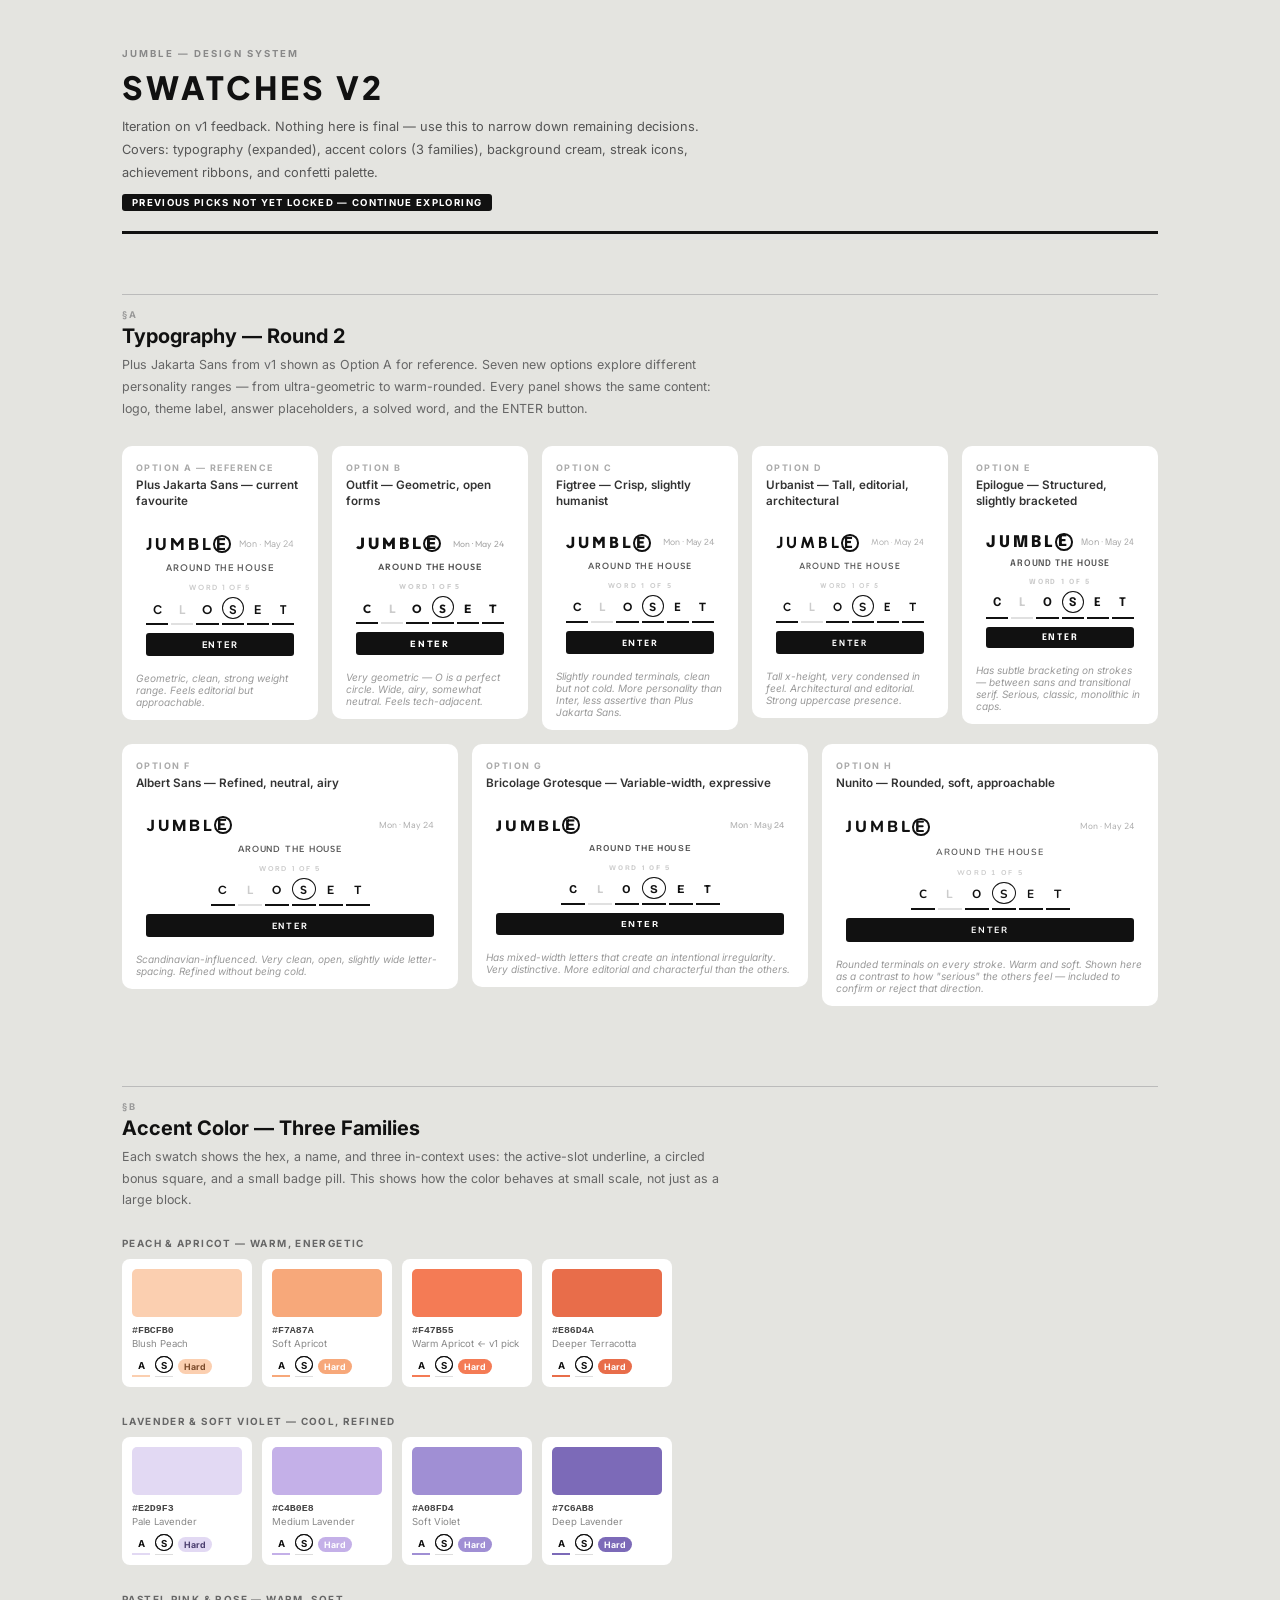
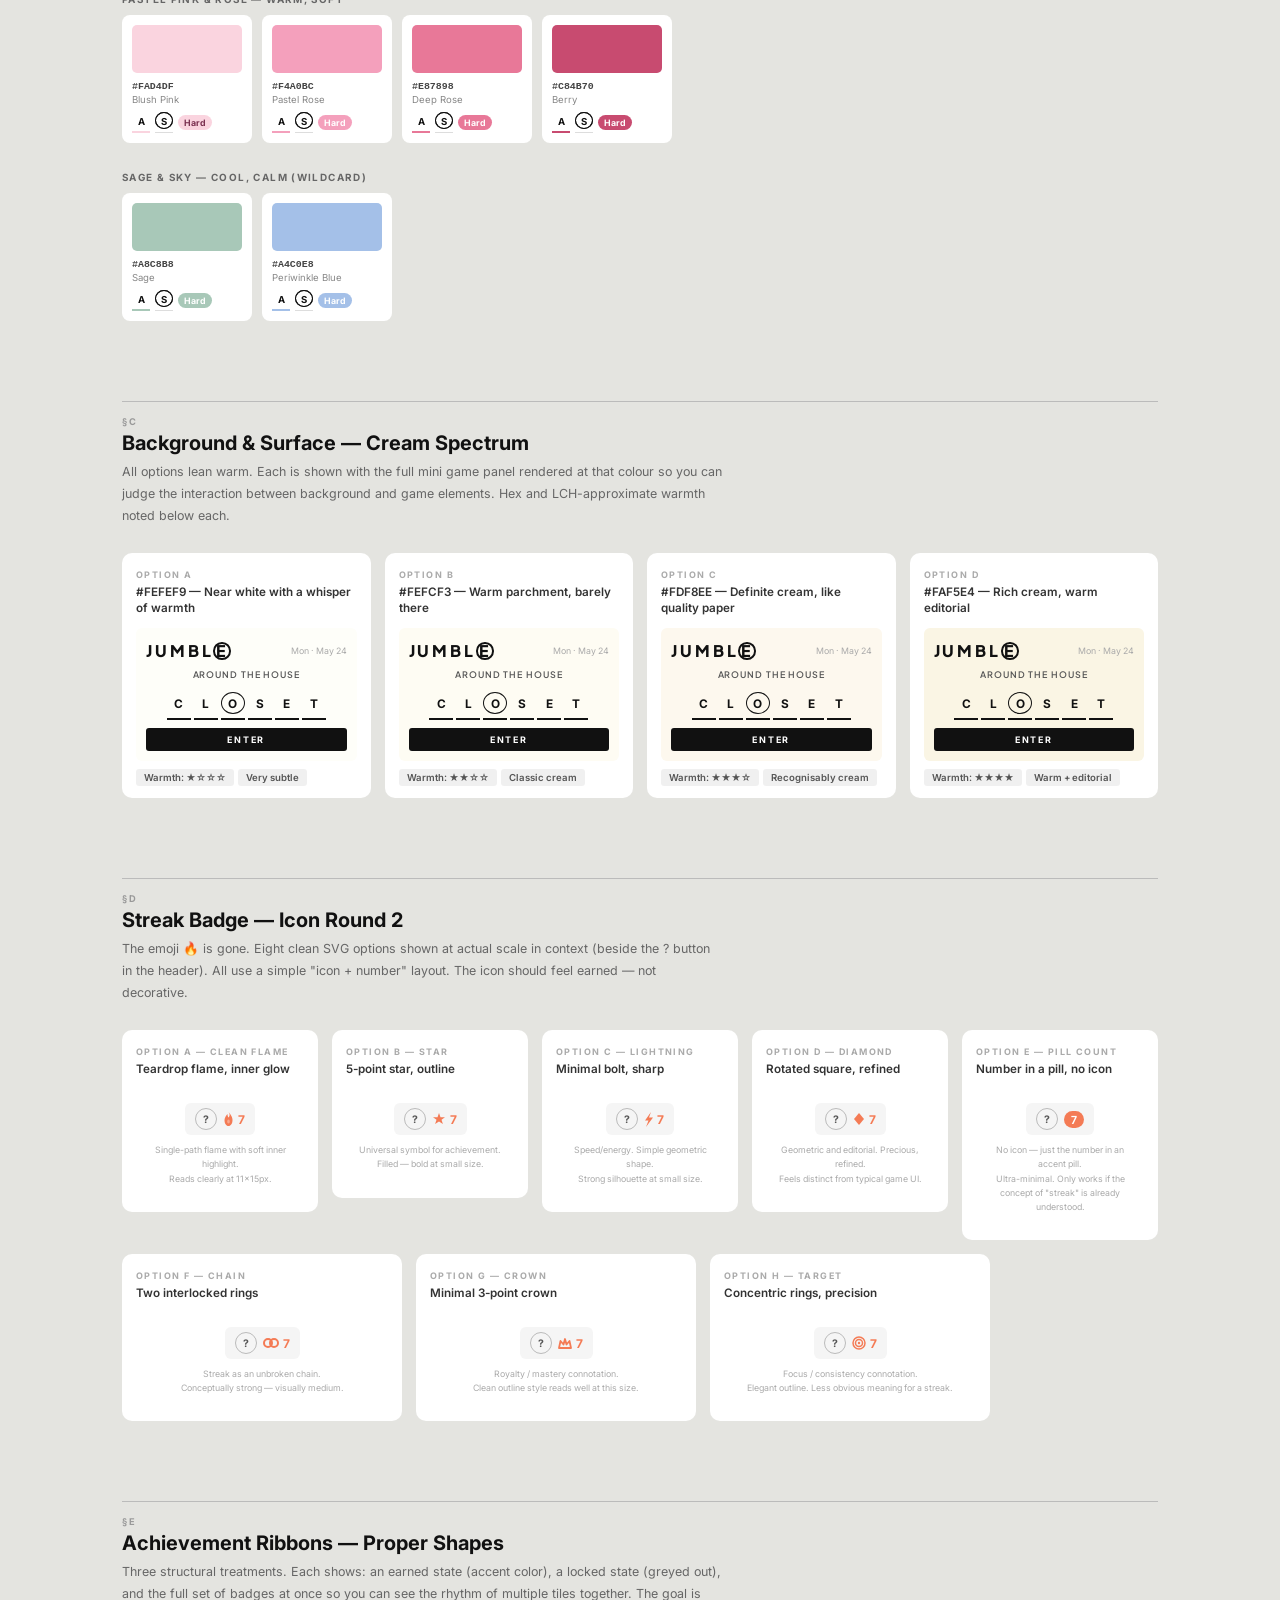
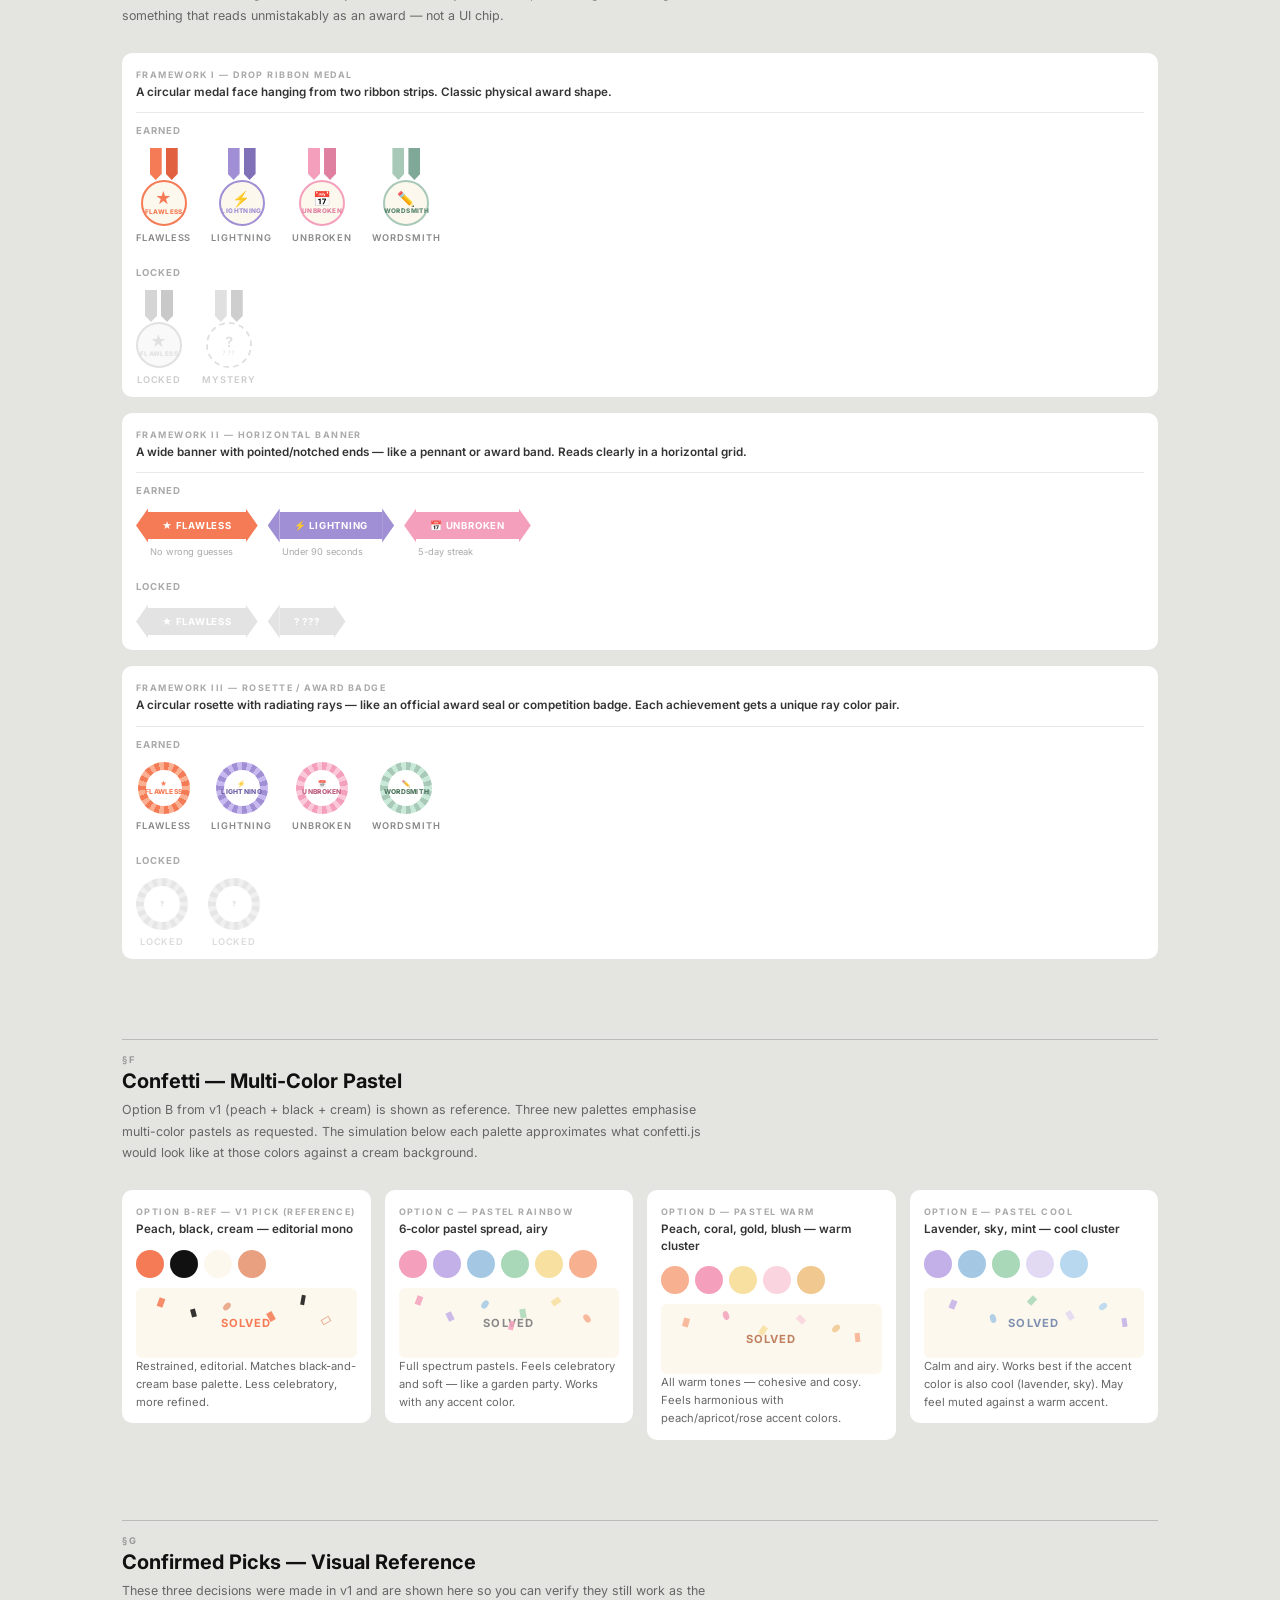
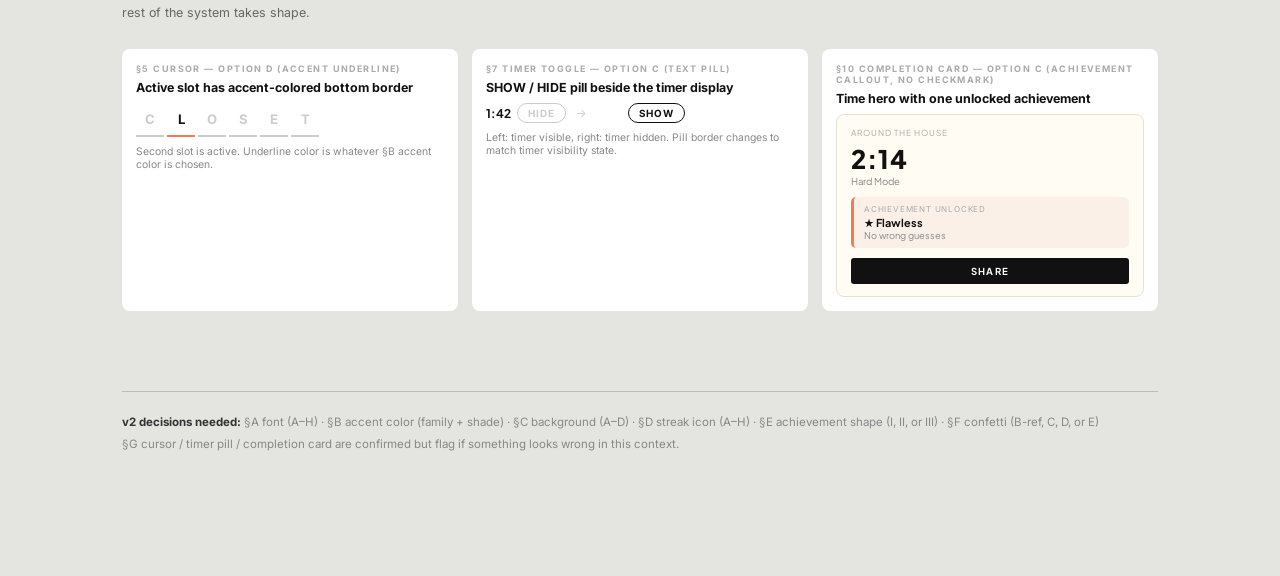
<file: swatches2.html>
<!DOCTYPE html>
<html lang="en">
<head>
  <meta charset="UTF-8" />
  <meta name="viewport" content="width=device-width, initial-scale=1.0" />
  <title>JUMBLE — Swatches v2</title>
  <link rel="preconnect" href="https://fonts.googleapis.com">
  <link rel="preconnect" href="https://fonts.gstatic.com" crossorigin>
  <link href="https://fonts.googleapis.com/css2?family=Plus+Jakarta+Sans:ital,wght@0,400;0,500;0,600;0,700;0,800;1,400&family=Outfit:wght@400;500;600;700;800&family=Figtree:wght@400;500;600;700;800&family=Nunito:wght@400;500;600;700;800&family=Urbanist:wght@400;500;600;700;800&family=Epilogue:wght@400;500;600;700;800&family=Albert+Sans:wght@400;500;600;700;800&family=Bricolage+Grotesque:wght@400;500;600;700;800&family=Inter:wght@400;500;600;700&display=swap" rel="stylesheet">
  <style>
    *, *::before, *::after { box-sizing: border-box; margin: 0; padding: 0; }
    body {
      background: #E4E4E0;
      color: #111;
      font-family: 'Inter', sans-serif;
      padding: 48px 32px 120px;
      max-width: 1100px;
      margin: 0 auto;
    }

    /* ── Page header ── */
    .ph { margin-bottom: 60px; border-bottom: 3px solid #111; padding-bottom: 20px; }
    .ph-eyebrow { font-size: 0.6rem; font-weight: 700; letter-spacing: 0.22em; text-transform: uppercase; color: #888; margin-bottom: 8px; }
    .ph-title { font-family: 'Plus Jakarta Sans', sans-serif; font-size: 2rem; font-weight: 800; letter-spacing: 0.1em; text-transform: uppercase; margin-bottom: 8px; }
    .ph-body { font-size: 0.8rem; color: #555; line-height: 1.8; max-width: 620px; }
    .ph-note { display: inline-block; background: #111; color: #fff; font-size: 0.6rem; font-weight: 700; letter-spacing: 0.14em; text-transform: uppercase; padding: 3px 10px; border-radius: 3px; margin-top: 10px; }

    /* ── Section ── */
    .sec { margin-bottom: 80px; }
    .sec-eyebrow { font-size: 0.58rem; font-weight: 700; letter-spacing: 0.22em; text-transform: uppercase; color: #999; padding-top: 14px; border-top: 1.5px solid #bbb; margin-bottom: 4px; }
    .sec-title { font-size: 1.25rem; font-weight: 700; margin-bottom: 6px; }
    .sec-desc { font-size: 0.78rem; color: #666; line-height: 1.75; margin-bottom: 26px; max-width: 600px; }

    /* ── Opt grid ── */
    .opt-row { display: flex; flex-wrap: wrap; gap: 14px; align-items: flex-start; }
    .opt { background: #fff; border-radius: 10px; padding: 16px 14px 12px; flex: 1; min-width: 170px; max-width: 280px; }
    .opt.wide { max-width: 380px; }
    .opt.full { max-width: 100%; flex: 0 0 100%; }
    .opt-tag { font-size: 0.56rem; font-weight: 700; letter-spacing: 0.16em; text-transform: uppercase; color: #aaa; margin-bottom: 4px; }
    .opt-name { font-size: 0.73rem; font-weight: 600; color: #333; margin-bottom: 12px; line-height: 1.4; }

    /* ── Mini game panel ── */
    .mgp { border-radius: 6px; padding: 12px 10px 10px; background: #fff; }
    .mgp.cream  { background: #FEFCF3; }
    .mgp.cream2 { background: #FDF8EE; }
    .mgp-header { display: flex; align-items: center; justify-content: space-between; margin-bottom: 8px; }
    .mgp-logo { font-size: 1rem; font-weight: 900; letter-spacing: 0.18em; text-transform: uppercase; display: inline-flex; align-items: center; }
    .mgp-circle { display: inline-flex; align-items: center; justify-content: center; width: 1.1em; height: 1.1em; border: 2px solid currentColor; border-radius: 50%; flex-shrink: 0; line-height: 1; }
    .mgp-meta { font-size: 0.55rem; color: #aaa; text-align: right; line-height: 1.5; }
    .mgp-theme-line { font-size: 0.56rem; color: #888; letter-spacing: 0.08em; margin-bottom: 10px; text-align: center; }
    .mgp-row { margin-bottom: 8px; }
    .mgp-prompt { font-size: 0.44rem; font-weight: 700; letter-spacing: 0.24em; text-transform: uppercase; color: #ccc; margin-bottom: 3px; text-align: center; }
    .mgp-slots { display: flex; gap: 3px; justify-content: center; }
    .mgp-slot {
      width: 24px; height: 30px;
      border-bottom: 2px solid #111;
      display: flex; align-items: center; justify-content: center;
      font-size: 0.74rem; font-weight: 700; text-transform: uppercase;
      position: relative;
    }
    .mgp-slot.circled::after { content: ''; position: absolute; inset: 2px 0 4px; border: 1.5px solid #111; border-radius: 50%; pointer-events: none; }
    .mgp-slot.confirmed { border-bottom-color: #e0e0e0; color: #ccc; }
    .mgp-btn { display: block; width: 100%; padding: 6px; background: #111; color: #fff; font-size: 0.56rem; font-weight: 700; letter-spacing: 0.2em; border: none; border-radius: 3px; text-align: center; text-transform: uppercase; margin-top: 8px; font-family: inherit; }

    /* ══════ §A TYPOGRAPHY ══════ */
    .font-label { font-size: 0.6rem; font-weight: 700; letter-spacing: 0.12em; text-transform: uppercase; color: #fff; background: #555; display: inline-block; padding: 2px 8px; border-radius: 2px; margin-bottom: 8px; }
    .font-specimen { margin-bottom: 10px; }
    .font-specimen .word-display { font-size: 1.4rem; font-weight: 800; letter-spacing: 0.16em; text-transform: uppercase; line-height: 1.1; margin-bottom: 2px; }
    .font-specimen .theme-display { font-size: 0.7rem; font-weight: 500; letter-spacing: 0.08em; color: #777; margin-bottom: 6px; }
    .font-specimen .body-display { font-size: 0.7rem; line-height: 1.65; color: #555; }
    .font-pair-note { font-size: 0.63rem; color: #999; margin-top: 6px; font-style: italic; }

    /* ══════ §B ACCENT COLORS ══════ */
    .color-family { margin-bottom: 28px; }
    .family-label { font-size: 0.62rem; font-weight: 700; letter-spacing: 0.14em; text-transform: uppercase; color: #666; margin-bottom: 10px; }
    .swatches-row { display: flex; flex-wrap: wrap; gap: 10px; }
    .swatch-card { background: #fff; border-radius: 8px; padding: 10px; width: 130px; }
    .swatch-box { width: 100%; height: 48px; border-radius: 5px; margin-bottom: 8px; }
    .swatch-hex { font-size: 0.62rem; font-weight: 600; font-family: monospace; color: #444; margin-bottom: 2px; }
    .swatch-name { font-size: 0.6rem; color: #888; }
    .swatch-demo { display: flex; gap: 5px; margin-top: 6px; align-items: center; }
    /* mini slot with accent underline */
    .demo-slot-accent { width: 18px; height: 22px; border-bottom: 2.5px solid; display: flex; align-items: center; justify-content: center; font-size: 0.6rem; font-weight: 700; }
    /* mini circled slot with accent */
    .demo-slot-circle { width: 18px; height: 22px; position: relative; display: flex; align-items: center; justify-content: center; font-size: 0.6rem; font-weight: 700; border-bottom: 1px solid #ddd; }
    .demo-slot-circle::after { content: ''; position: absolute; inset: 1px 0 3px; border: 1.5px solid; border-radius: 50%; }
    /* mini badge */
    .demo-badge { font-size: 0.55rem; font-weight: 700; padding: 2px 6px; border-radius: 10px; color: #fff; }

    /* ══════ §C BACKGROUNDS ══════ */
    .bg-card { border-radius: 10px; padding: 16px; flex: 1; min-width: 160px; max-width: 240px; }
    .bg-chip-row { display: flex; gap: 4px; flex-wrap: wrap; margin-top: 8px; }
    .bg-chip { font-size: 0.6rem; font-weight: 600; padding: 3px 8px; border-radius: 3px; background: rgba(0,0,0,0.06); color: #555; }

    /* ══════ §D STREAK BADGES ══════ */
    .badge-opt { display: flex; flex-direction: column; align-items: center; gap: 8px; padding: 14px 10px; }
    .badge-display { display: flex; align-items: center; gap: 4px; font-size: 0.75rem; font-weight: 700; }
    .badge-display svg { flex-shrink: 0; }
    .badge-context { font-size: 0.55rem; color: #aaa; text-align: center; line-height: 1.6; }
    .badge-in-header { display: flex; align-items: center; gap: 6px; background: #f5f5f5; border-radius: 6px; padding: 5px 10px; font-size: 0.7rem; }
    .badge-in-header .q-btn { width: 22px; height: 22px; border-radius: 50%; border: 1.5px solid #bbb; display: flex; align-items: center; justify-content: center; font-size: 0.65rem; font-weight: 700; color: #555; }

    /* ══════ §E ACHIEVEMENT RIBBONS ══════ */
    .ribbon-grid { display: flex; flex-wrap: wrap; gap: 20px; }
    .ribbon-item { display: flex; flex-direction: column; align-items: center; gap: 6px; }
    .ribbon-label { font-size: 0.58rem; font-weight: 600; letter-spacing: 0.1em; text-transform: uppercase; color: #888; }

    /* Style A — Medal + drop ribbon */
    .medal-a { display: flex; flex-direction: column; align-items: center; }
    .medal-a .ribbon-bar {
      width: 28px; height: 32px;
      display: flex; gap: 4px;
    }
    .medal-a .r-strip {
      flex: 1; height: 100%;
      clip-path: polygon(0 0, 100% 0, 100% 80%, 50% 100%, 0 80%);
    }
    .medal-a .medal-face {
      width: 46px; height: 46px; border-radius: 50%;
      display: flex; flex-direction: column; align-items: center; justify-content: center;
      font-size: 0.55rem; font-weight: 800; letter-spacing: 0.05em;
      text-transform: uppercase; text-align: center; line-height: 1.2;
      border: 2.5px solid;
    }

    /* Style B — Horizontal banner */
    .medal-b { display: flex; align-items: center; gap: 0; }
    .medal-b .banner-body { padding: 8px 14px; font-size: 0.6rem; font-weight: 700; letter-spacing: 0.08em; text-transform: uppercase; }
    .medal-b .banner-notch-l {
      width: 12px; height: 100%; min-height: 34px;
      clip-path: polygon(100% 0, 100% 100%, 0 50%);
    }
    .medal-b .banner-notch-r {
      width: 12px; height: 100%; min-height: 34px;
      clip-path: polygon(0 0, 0 100%, 100% 50%);
    }

    /* Style C — Rosette */
    .rosette { position: relative; width: 52px; height: 52px; }
    .rosette-rays {
      position: absolute; inset: 0;
      border-radius: 50%;
      background: repeating-conic-gradient(from 0deg, var(--c1) 0deg 12deg, var(--c2) 12deg 24deg);
    }
    .rosette-inner {
      position: absolute; inset: 8px;
      border-radius: 50%;
      background: #fff;
      display: flex; flex-direction: column; align-items: center; justify-content: center;
      font-size: 0.42rem; font-weight: 800; text-transform: uppercase; letter-spacing: 0.04em; text-align: center; line-height: 1.2;
    }

    /* ══════ §F CONFETTI ══════ */
    .conf-palette { display: flex; gap: 6px; flex-wrap: wrap; margin-bottom: 10px; }
    .conf-dot { width: 28px; height: 28px; border-radius: 50%; }
    .conf-desc { font-size: 0.7rem; color: #666; line-height: 1.6; }
    .conf-sim {
      height: 70px; border-radius: 6px; position: relative; overflow: hidden;
      display: flex; align-items: center; justify-content: center;
      font-size: 0.7rem; font-weight: 700; letter-spacing: 0.1em;
      margin-top: 8px;
    }
    .conf-piece { position: absolute; width: 6px; height: 9px; opacity: 0.85; }

    /* ══════ §G CONFIRMED ══════ */
    .confirmed-row { display: flex; flex-wrap: wrap; gap: 14px; }
    .conf-item { background: #fff; border-radius: 8px; padding: 14px; flex: 1; min-width: 200px; }
    .conf-item-label { font-size: 0.56rem; font-weight: 700; letter-spacing: 0.16em; text-transform: uppercase; color: #aaa; margin-bottom: 6px; }
    .conf-item-title { font-size: 0.78rem; font-weight: 700; margin-bottom: 8px; }

    /* Cursor D preview */
    .cursor-d-slot {
      width: 28px; height: 34px;
      border-bottom: 2.5px solid #F47B55;
      display: inline-flex; align-items: center; justify-content: center;
      font-size: 0.82rem; font-weight: 700;
    }
    .cursor-default-slot {
      width: 28px; height: 34px;
      border-bottom: 2px solid #ccc;
      display: inline-flex; align-items: center; justify-content: center;
      font-size: 0.82rem; font-weight: 700; color: #ccc;
    }

    /* Timer pill preview */
    .timer-pill-show { font-size: 0.62rem; font-weight: 700; letter-spacing: 0.1em; padding: 3px 10px; border: 1.5px solid #111; border-radius: 20px; cursor: pointer; }
    .timer-pill-hide { font-size: 0.62rem; font-weight: 700; letter-spacing: 0.1em; padding: 3px 10px; border: 1.5px solid #ccc; border-radius: 20px; color: #ccc; cursor: pointer; }

    hr.divider { border: none; border-top: 1px solid #e8e8e8; margin: 12px 0; }
  </style>
</head>
<body>

<div class="ph">
  <div class="ph-eyebrow">Jumble — Design System</div>
  <div class="ph-title">Swatches v2</div>
  <div class="ph-body">Iteration on v1 feedback. Nothing here is final — use this to narrow down remaining decisions. Covers: typography (expanded), accent colors (3 families), background cream, streak icons, achievement ribbons, and confetti palette.</div>
  <div class="ph-note">Previous picks not yet locked — continue exploring</div>
</div>

<!-- ══════════════════════════════════════════════════════════
     §A  TYPOGRAPHY ROUND 2
══════════════════════════════════════════════════════════ -->
<div class="sec">
  <div class="sec-eyebrow">§A</div>
  <div class="sec-title">Typography — Round 2</div>
  <div class="sec-desc">Plus Jakarta Sans from v1 shown as Option A for reference. Seven new options explore different personality ranges — from ultra-geometric to warm-rounded. Every panel shows the same content: logo, theme label, answer placeholders, a solved word, and the ENTER button.</div>
  <div class="opt-row">

    <!-- A: Plus Jakarta Sans (reference) -->
    <div class="opt wide">
      <div class="opt-tag">Option A — Reference</div>
      <div class="opt-name">Plus Jakarta Sans — current favourite</div>
      <div class="mgp" style="font-family:'Plus Jakarta Sans',sans-serif;">
        <div class="mgp-header">
          <div class="mgp-logo" style="font-family:'Plus Jakarta Sans',sans-serif; font-weight:800;">JUMBL<span class="mgp-circle">E</span></div>
          <div class="mgp-meta">Mon · May 24</div>
        </div>
        <div class="mgp-theme-line" style="font-family:'Plus Jakarta Sans',sans-serif; font-weight:600; letter-spacing:0.1em; text-transform:uppercase; font-size:0.56rem; color:#555;">Around the House</div>
        <div class="mgp-row">
          <div class="mgp-prompt">Word 1 of 5</div>
          <div class="mgp-slots">
            <div class="mgp-slot">C</div>
            <div class="mgp-slot confirmed">L</div>
            <div class="mgp-slot">O</div>
            <div class="mgp-slot circled">S</div>
            <div class="mgp-slot">E</div>
            <div class="mgp-slot">T</div>
          </div>
        </div>
        <div class="mgp-btn">Enter</div>
      </div>
      <div class="font-pair-note">Geometric, clean, strong weight range. Feels editorial but approachable.</div>
    </div>

    <!-- B: Outfit -->
    <div class="opt wide">
      <div class="opt-tag">Option B</div>
      <div class="opt-name">Outfit — Geometric, open forms</div>
      <div class="mgp" style="font-family:'Outfit',sans-serif;">
        <div class="mgp-header">
          <div class="mgp-logo" style="font-family:'Outfit',sans-serif; font-weight:800;">JUMBL<span class="mgp-circle">E</span></div>
          <div class="mgp-meta" style="font-family:'Outfit',sans-serif;">Mon · May 24</div>
        </div>
        <div class="mgp-theme-line" style="font-family:'Outfit',sans-serif; font-weight:600; letter-spacing:0.1em; text-transform:uppercase; font-size:0.56rem; color:#555;">Around the House</div>
        <div class="mgp-row">
          <div class="mgp-prompt">Word 1 of 5</div>
          <div class="mgp-slots">
            <div class="mgp-slot" style="font-family:'Outfit',sans-serif;">C</div>
            <div class="mgp-slot confirmed" style="font-family:'Outfit',sans-serif;">L</div>
            <div class="mgp-slot" style="font-family:'Outfit',sans-serif;">O</div>
            <div class="mgp-slot circled" style="font-family:'Outfit',sans-serif;">S</div>
            <div class="mgp-slot" style="font-family:'Outfit',sans-serif;">E</div>
            <div class="mgp-slot" style="font-family:'Outfit',sans-serif;">T</div>
          </div>
        </div>
        <div class="mgp-btn" style="font-family:'Outfit',sans-serif;">Enter</div>
      </div>
      <div class="font-pair-note">Very geometric — O is a perfect circle. Wide, airy, somewhat neutral. Feels tech-adjacent.</div>
    </div>

    <!-- C: Figtree -->
    <div class="opt wide">
      <div class="opt-tag">Option C</div>
      <div class="opt-name">Figtree — Crisp, slightly humanist</div>
      <div class="mgp" style="font-family:'Figtree',sans-serif;">
        <div class="mgp-header">
          <div class="mgp-logo" style="font-family:'Figtree',sans-serif; font-weight:800;">JUMBL<span class="mgp-circle">E</span></div>
          <div class="mgp-meta" style="font-family:'Figtree',sans-serif;">Mon · May 24</div>
        </div>
        <div class="mgp-theme-line" style="font-family:'Figtree',sans-serif; font-weight:600; letter-spacing:0.1em; text-transform:uppercase; font-size:0.56rem; color:#555;">Around the House</div>
        <div class="mgp-row">
          <div class="mgp-prompt">Word 1 of 5</div>
          <div class="mgp-slots">
            <div class="mgp-slot" style="font-family:'Figtree',sans-serif;">C</div>
            <div class="mgp-slot confirmed" style="font-family:'Figtree',sans-serif;">L</div>
            <div class="mgp-slot" style="font-family:'Figtree',sans-serif;">O</div>
            <div class="mgp-slot circled" style="font-family:'Figtree',sans-serif;">S</div>
            <div class="mgp-slot" style="font-family:'Figtree',sans-serif;">E</div>
            <div class="mgp-slot" style="font-family:'Figtree',sans-serif;">T</div>
          </div>
        </div>
        <div class="mgp-btn" style="font-family:'Figtree',sans-serif;">Enter</div>
      </div>
      <div class="font-pair-note">Slightly rounded terminals, clean but not cold. More personality than Inter, less assertive than Plus Jakarta Sans.</div>
    </div>

    <!-- D: Urbanist -->
    <div class="opt wide">
      <div class="opt-tag">Option D</div>
      <div class="opt-name">Urbanist — Tall, editorial, architectural</div>
      <div class="mgp" style="font-family:'Urbanist',sans-serif;">
        <div class="mgp-header">
          <div class="mgp-logo" style="font-family:'Urbanist',sans-serif; font-weight:800;">JUMBL<span class="mgp-circle">E</span></div>
          <div class="mgp-meta" style="font-family:'Urbanist',sans-serif;">Mon · May 24</div>
        </div>
        <div class="mgp-theme-line" style="font-family:'Urbanist',sans-serif; font-weight:600; letter-spacing:0.1em; text-transform:uppercase; font-size:0.56rem; color:#555;">Around the House</div>
        <div class="mgp-row">
          <div class="mgp-prompt">Word 1 of 5</div>
          <div class="mgp-slots">
            <div class="mgp-slot" style="font-family:'Urbanist',sans-serif;">C</div>
            <div class="mgp-slot confirmed" style="font-family:'Urbanist',sans-serif;">L</div>
            <div class="mgp-slot" style="font-family:'Urbanist',sans-serif;">O</div>
            <div class="mgp-slot circled" style="font-family:'Urbanist',sans-serif;">S</div>
            <div class="mgp-slot" style="font-family:'Urbanist',sans-serif;">E</div>
            <div class="mgp-slot" style="font-family:'Urbanist',sans-serif;">T</div>
          </div>
        </div>
        <div class="mgp-btn" style="font-family:'Urbanist',sans-serif;">Enter</div>
      </div>
      <div class="font-pair-note">Tall x-height, very condensed in feel. Architectural and editorial. Strong uppercase presence.</div>
    </div>

    <!-- E: Epilogue -->
    <div class="opt wide">
      <div class="opt-tag">Option E</div>
      <div class="opt-name">Epilogue — Structured, slightly bracketed</div>
      <div class="mgp" style="font-family:'Epilogue',sans-serif;">
        <div class="mgp-header">
          <div class="mgp-logo" style="font-family:'Epilogue',sans-serif; font-weight:800;">JUMBL<span class="mgp-circle">E</span></div>
          <div class="mgp-meta" style="font-family:'Epilogue',sans-serif;">Mon · May 24</div>
        </div>
        <div class="mgp-theme-line" style="font-family:'Epilogue',sans-serif; font-weight:600; letter-spacing:0.1em; text-transform:uppercase; font-size:0.56rem; color:#555;">Around the House</div>
        <div class="mgp-row">
          <div class="mgp-prompt">Word 1 of 5</div>
          <div class="mgp-slots">
            <div class="mgp-slot" style="font-family:'Epilogue',sans-serif;">C</div>
            <div class="mgp-slot confirmed" style="font-family:'Epilogue',sans-serif;">L</div>
            <div class="mgp-slot" style="font-family:'Epilogue',sans-serif;">O</div>
            <div class="mgp-slot circled" style="font-family:'Epilogue',sans-serif;">S</div>
            <div class="mgp-slot" style="font-family:'Epilogue',sans-serif;">E</div>
            <div class="mgp-slot" style="font-family:'Epilogue',sans-serif;">T</div>
          </div>
        </div>
        <div class="mgp-btn" style="font-family:'Epilogue',sans-serif;">Enter</div>
      </div>
      <div class="font-pair-note">Has subtle bracketing on strokes — between sans and transitional serif. Serious, classic, monolithic in caps.</div>
    </div>

    <!-- F: Albert Sans -->
    <div class="opt wide">
      <div class="opt-tag">Option F</div>
      <div class="opt-name">Albert Sans — Refined, neutral, airy</div>
      <div class="mgp" style="font-family:'Albert Sans',sans-serif;">
        <div class="mgp-header">
          <div class="mgp-logo" style="font-family:'Albert Sans',sans-serif; font-weight:800;">JUMBL<span class="mgp-circle">E</span></div>
          <div class="mgp-meta" style="font-family:'Albert Sans',sans-serif;">Mon · May 24</div>
        </div>
        <div class="mgp-theme-line" style="font-family:'Albert Sans',sans-serif; font-weight:600; letter-spacing:0.1em; text-transform:uppercase; font-size:0.56rem; color:#555;">Around the House</div>
        <div class="mgp-row">
          <div class="mgp-prompt">Word 1 of 5</div>
          <div class="mgp-slots">
            <div class="mgp-slot" style="font-family:'Albert Sans',sans-serif;">C</div>
            <div class="mgp-slot confirmed" style="font-family:'Albert Sans',sans-serif;">L</div>
            <div class="mgp-slot" style="font-family:'Albert Sans',sans-serif;">O</div>
            <div class="mgp-slot circled" style="font-family:'Albert Sans',sans-serif;">S</div>
            <div class="mgp-slot" style="font-family:'Albert Sans',sans-serif;">E</div>
            <div class="mgp-slot" style="font-family:'Albert Sans',sans-serif;">T</div>
          </div>
        </div>
        <div class="mgp-btn" style="font-family:'Albert Sans',sans-serif;">Enter</div>
      </div>
      <div class="font-pair-note">Scandinavian-influenced. Very clean, open, slightly wide letter-spacing. Refined without being cold.</div>
    </div>

    <!-- G: Bricolage Grotesque -->
    <div class="opt wide">
      <div class="opt-tag">Option G</div>
      <div class="opt-name">Bricolage Grotesque — Variable-width, expressive</div>
      <div class="mgp" style="font-family:'Bricolage Grotesque',sans-serif;">
        <div class="mgp-header">
          <div class="mgp-logo" style="font-family:'Bricolage Grotesque',sans-serif; font-weight:800;">JUMBL<span class="mgp-circle">E</span></div>
          <div class="mgp-meta" style="font-family:'Bricolage Grotesque',sans-serif;">Mon · May 24</div>
        </div>
        <div class="mgp-theme-line" style="font-family:'Bricolage Grotesque',sans-serif; font-weight:600; letter-spacing:0.1em; text-transform:uppercase; font-size:0.56rem; color:#555;">Around the House</div>
        <div class="mgp-row">
          <div class="mgp-prompt">Word 1 of 5</div>
          <div class="mgp-slots">
            <div class="mgp-slot" style="font-family:'Bricolage Grotesque',sans-serif;">C</div>
            <div class="mgp-slot confirmed" style="font-family:'Bricolage Grotesque',sans-serif;">L</div>
            <div class="mgp-slot" style="font-family:'Bricolage Grotesque',sans-serif;">O</div>
            <div class="mgp-slot circled" style="font-family:'Bricolage Grotesque',sans-serif;">S</div>
            <div class="mgp-slot" style="font-family:'Bricolage Grotesque',sans-serif;">E</div>
            <div class="mgp-slot" style="font-family:'Bricolage Grotesque',sans-serif;">T</div>
          </div>
        </div>
        <div class="mgp-btn" style="font-family:'Bricolage Grotesque',sans-serif;">Enter</div>
      </div>
      <div class="font-pair-note">Has mixed-width letters that create an intentional irregularity. Very distinctive. More editorial and characterful than the others.</div>
    </div>

    <!-- H: Nunito -->
    <div class="opt wide">
      <div class="opt-tag">Option H</div>
      <div class="opt-name">Nunito — Rounded, soft, approachable</div>
      <div class="mgp" style="font-family:'Nunito',sans-serif;">
        <div class="mgp-header">
          <div class="mgp-logo" style="font-family:'Nunito',sans-serif; font-weight:800;">JUMBL<span class="mgp-circle">E</span></div>
          <div class="mgp-meta" style="font-family:'Nunito',sans-serif;">Mon · May 24</div>
        </div>
        <div class="mgp-theme-line" style="font-family:'Nunito',sans-serif; font-weight:600; letter-spacing:0.1em; text-transform:uppercase; font-size:0.56rem; color:#555;">Around the House</div>
        <div class="mgp-row">
          <div class="mgp-prompt">Word 1 of 5</div>
          <div class="mgp-slots">
            <div class="mgp-slot" style="font-family:'Nunito',sans-serif;">C</div>
            <div class="mgp-slot confirmed" style="font-family:'Nunito',sans-serif;">L</div>
            <div class="mgp-slot" style="font-family:'Nunito',sans-serif;">O</div>
            <div class="mgp-slot circled" style="font-family:'Nunito',sans-serif;">S</div>
            <div class="mgp-slot" style="font-family:'Nunito',sans-serif;">E</div>
            <div class="mgp-slot" style="font-family:'Nunito',sans-serif;">T</div>
          </div>
        </div>
        <div class="mgp-btn" style="font-family:'Nunito',sans-serif;">Enter</div>
      </div>
      <div class="font-pair-note">Rounded terminals on every stroke. Warm and soft. Shown here as a contrast to how "serious" the others feel — included to confirm or reject that direction.</div>
    </div>

  </div><!-- /opt-row -->
</div><!-- /§A -->

<!-- ══════════════════════════════════════════════════════════
     §B  ACCENT COLORS — THREE FAMILIES
══════════════════════════════════════════════════════════ -->
<div class="sec">
  <div class="sec-eyebrow">§B</div>
  <div class="sec-title">Accent Color — Three Families</div>
  <div class="sec-desc">Each swatch shows the hex, a name, and three in-context uses: the active-slot underline, a circled bonus square, and a small badge pill. This shows how the color behaves at small scale, not just as a large block.</div>

  <!-- Peach / Apricot -->
  <div class="color-family">
    <div class="family-label">Peach &amp; Apricot — warm, energetic</div>
    <div class="swatches-row">

      <div class="swatch-card">
        <div class="swatch-box" style="background:#FBCFB0;"></div>
        <div class="swatch-hex">#FBCFB0</div>
        <div class="swatch-name">Blush Peach</div>
        <div class="swatch-demo">
          <div class="demo-slot-accent" style="border-color:#FBCFB0; color:#111;">A</div>
          <div class="demo-slot-circle" style="border-bottom-color:#ddd; color:#111;"><span style="border-color:#FBCFB0; position:absolute; inset:1px 0 3px; border:1.5px solid; border-radius:50%;"></span>S</div>
          <div class="demo-badge" style="background:#FBCFB0; color:#7a4a2a;">Hard</div>
        </div>
      </div>

      <div class="swatch-card">
        <div class="swatch-box" style="background:#F7A87A;"></div>
        <div class="swatch-hex">#F7A87A</div>
        <div class="swatch-name">Soft Apricot</div>
        <div class="swatch-demo">
          <div class="demo-slot-accent" style="border-color:#F7A87A; color:#111;">A</div>
          <div class="demo-slot-circle" style="border-bottom-color:#ddd; color:#111; position:relative;">S<span style="border-color:#F7A87A; position:absolute; inset:1px 0 3px; border:1.5px solid; border-radius:50%;"></span></div>
          <div class="demo-badge" style="background:#F7A87A; color:#fff;">Hard</div>
        </div>
      </div>

      <div class="swatch-card">
        <div class="swatch-box" style="background:#F47B55;"></div>
        <div class="swatch-hex">#F47B55</div>
        <div class="swatch-name">Warm Apricot ← v1 pick</div>
        <div class="swatch-demo">
          <div class="demo-slot-accent" style="border-color:#F47B55; color:#111;">A</div>
          <div class="demo-slot-circle" style="border-bottom-color:#ddd; color:#111; position:relative;">S<span style="border-color:#F47B55; position:absolute; inset:1px 0 3px; border:1.5px solid; border-radius:50%;"></span></div>
          <div class="demo-badge" style="background:#F47B55; color:#fff;">Hard</div>
        </div>
      </div>

      <div class="swatch-card">
        <div class="swatch-box" style="background:#E86D4A;"></div>
        <div class="swatch-hex">#E86D4A</div>
        <div class="swatch-name">Deeper Terracotta</div>
        <div class="swatch-demo">
          <div class="demo-slot-accent" style="border-color:#E86D4A; color:#111;">A</div>
          <div class="demo-slot-circle" style="border-bottom-color:#ddd; color:#111; position:relative;">S<span style="border-color:#E86D4A; position:absolute; inset:1px 0 3px; border:1.5px solid; border-radius:50%;"></span></div>
          <div class="demo-badge" style="background:#E86D4A; color:#fff;">Hard</div>
        </div>
      </div>

    </div>
  </div>

  <!-- Lavender -->
  <div class="color-family">
    <div class="family-label">Lavender &amp; Soft Violet — cool, refined</div>
    <div class="swatches-row">

      <div class="swatch-card">
        <div class="swatch-box" style="background:#E2D9F3;"></div>
        <div class="swatch-hex">#E2D9F3</div>
        <div class="swatch-name">Pale Lavender</div>
        <div class="swatch-demo">
          <div class="demo-slot-accent" style="border-color:#E2D9F3; color:#111;">A</div>
          <div class="demo-slot-circle" style="border-bottom-color:#ddd; color:#111; position:relative;">S<span style="border-color:#E2D9F3; position:absolute; inset:1px 0 3px; border:1.5px solid; border-radius:50%;"></span></div>
          <div class="demo-badge" style="background:#E2D9F3; color:#4a3d6e;">Hard</div>
        </div>
      </div>

      <div class="swatch-card">
        <div class="swatch-box" style="background:#C4B0E8;"></div>
        <div class="swatch-hex">#C4B0E8</div>
        <div class="swatch-name">Medium Lavender</div>
        <div class="swatch-demo">
          <div class="demo-slot-accent" style="border-color:#C4B0E8; color:#111;">A</div>
          <div class="demo-slot-circle" style="border-bottom-color:#ddd; color:#111; position:relative;">S<span style="border-color:#C4B0E8; position:absolute; inset:1px 0 3px; border:1.5px solid; border-radius:50%;"></span></div>
          <div class="demo-badge" style="background:#C4B0E8; color:#fff;">Hard</div>
        </div>
      </div>

      <div class="swatch-card">
        <div class="swatch-box" style="background:#A08FD4;"></div>
        <div class="swatch-hex">#A08FD4</div>
        <div class="swatch-name">Soft Violet</div>
        <div class="swatch-demo">
          <div class="demo-slot-accent" style="border-color:#A08FD4; color:#111;">A</div>
          <div class="demo-slot-circle" style="border-bottom-color:#ddd; color:#111; position:relative;">S<span style="border-color:#A08FD4; position:absolute; inset:1px 0 3px; border:1.5px solid; border-radius:50%;"></span></div>
          <div class="demo-badge" style="background:#A08FD4; color:#fff;">Hard</div>
        </div>
      </div>

      <div class="swatch-card">
        <div class="swatch-box" style="background:#7C6AB8;"></div>
        <div class="swatch-hex">#7C6AB8</div>
        <div class="swatch-name">Deep Lavender</div>
        <div class="swatch-demo">
          <div class="demo-slot-accent" style="border-color:#7C6AB8; color:#111;">A</div>
          <div class="demo-slot-circle" style="border-bottom-color:#ddd; color:#111; position:relative;">S<span style="border-color:#7C6AB8; position:absolute; inset:1px 0 3px; border:1.5px solid; border-radius:50%;"></span></div>
          <div class="demo-badge" style="background:#7C6AB8; color:#fff;">Hard</div>
        </div>
      </div>

    </div>
  </div>

  <!-- Pastel Pink -->
  <div class="color-family">
    <div class="family-label">Pastel Pink &amp; Rose — warm, soft</div>
    <div class="swatches-row">

      <div class="swatch-card">
        <div class="swatch-box" style="background:#FAD4DF;"></div>
        <div class="swatch-hex">#FAD4DF</div>
        <div class="swatch-name">Blush Pink</div>
        <div class="swatch-demo">
          <div class="demo-slot-accent" style="border-color:#FAD4DF; color:#111;">A</div>
          <div class="demo-slot-circle" style="border-bottom-color:#ddd; color:#111; position:relative;">S<span style="border-color:#FAD4DF; position:absolute; inset:1px 0 3px; border:1.5px solid; border-radius:50%;"></span></div>
          <div class="demo-badge" style="background:#FAD4DF; color:#7a3050;">Hard</div>
        </div>
      </div>

      <div class="swatch-card">
        <div class="swatch-box" style="background:#F4A0BC;"></div>
        <div class="swatch-hex">#F4A0BC</div>
        <div class="swatch-name">Pastel Rose</div>
        <div class="swatch-demo">
          <div class="demo-slot-accent" style="border-color:#F4A0BC; color:#111;">A</div>
          <div class="demo-slot-circle" style="border-bottom-color:#ddd; color:#111; position:relative;">S<span style="border-color:#F4A0BC; position:absolute; inset:1px 0 3px; border:1.5px solid; border-radius:50%;"></span></div>
          <div class="demo-badge" style="background:#F4A0BC; color:#fff;">Hard</div>
        </div>
      </div>

      <div class="swatch-card">
        <div class="swatch-box" style="background:#E87898;"></div>
        <div class="swatch-hex">#E87898</div>
        <div class="swatch-name">Deep Rose</div>
        <div class="swatch-demo">
          <div class="demo-slot-accent" style="border-color:#E87898; color:#111;">A</div>
          <div class="demo-slot-circle" style="border-bottom-color:#ddd; color:#111; position:relative;">S<span style="border-color:#E87898; position:absolute; inset:1px 0 3px; border:1.5px solid; border-radius:50%;"></span></div>
          <div class="demo-badge" style="background:#E87898; color:#fff;">Hard</div>
        </div>
      </div>

      <div class="swatch-card">
        <div class="swatch-box" style="background:#C84B70;"></div>
        <div class="swatch-hex">#C84B70</div>
        <div class="swatch-name">Berry</div>
        <div class="swatch-demo">
          <div class="demo-slot-accent" style="border-color:#C84B70; color:#111;">A</div>
          <div class="demo-slot-circle" style="border-bottom-color:#ddd; color:#111; position:relative;">S<span style="border-color:#C84B70; position:absolute; inset:1px 0 3px; border:1.5px solid; border-radius:50%;"></span></div>
          <div class="demo-badge" style="background:#C84B70; color:#fff;">Hard</div>
        </div>
      </div>

    </div>
  </div>

  <!-- Sage / Sky -->
  <div class="color-family">
    <div class="family-label">Sage &amp; Sky — cool, calm (wildcard)</div>
    <div class="swatches-row">

      <div class="swatch-card">
        <div class="swatch-box" style="background:#A8C8B8;"></div>
        <div class="swatch-hex">#A8C8B8</div>
        <div class="swatch-name">Sage</div>
        <div class="swatch-demo">
          <div class="demo-slot-accent" style="border-color:#A8C8B8; color:#111;">A</div>
          <div class="demo-slot-circle" style="border-bottom-color:#ddd; color:#111; position:relative;">S<span style="border-color:#A8C8B8; position:absolute; inset:1px 0 3px; border:1.5px solid; border-radius:50%;"></span></div>
          <div class="demo-badge" style="background:#A8C8B8; color:#fff;">Hard</div>
        </div>
      </div>

      <div class="swatch-card">
        <div class="swatch-box" style="background:#A4C0E8;"></div>
        <div class="swatch-hex">#A4C0E8</div>
        <div class="swatch-name">Periwinkle Blue</div>
        <div class="swatch-demo">
          <div class="demo-slot-accent" style="border-color:#A4C0E8; color:#111;">A</div>
          <div class="demo-slot-circle" style="border-bottom-color:#ddd; color:#111; position:relative;">S<span style="border-color:#A4C0E8; position:absolute; inset:1px 0 3px; border:1.5px solid; border-radius:50%;"></span></div>
          <div class="demo-badge" style="background:#A4C0E8; color:#fff;">Hard</div>
        </div>
      </div>

    </div>
  </div>
</div><!-- /§B -->

<!-- ══════════════════════════════════════════════════════════
     §C  BACKGROUND SURFACES — CREAM SPECTRUM
══════════════════════════════════════════════════════════ -->
<div class="sec">
  <div class="sec-eyebrow">§C</div>
  <div class="sec-title">Background &amp; Surface — Cream Spectrum</div>
  <div class="sec-desc">All options lean warm. Each is shown with the full mini game panel rendered at that colour so you can judge the interaction between background and game elements. Hex and LCH-approximate warmth noted below each.</div>
  <div class="opt-row">

    <div class="opt">
      <div class="opt-tag">Option A</div>
      <div class="opt-name">#FEFEF9 — Near white with a whisper of warmth</div>
      <div class="mgp" style="background:#FEFEF9;">
        <div class="mgp-header">
          <div class="mgp-logo" style="font-family:'Plus Jakarta Sans',sans-serif;font-weight:800;">JUMBL<span class="mgp-circle">E</span></div>
          <div class="mgp-meta">Mon · May 24</div>
        </div>
        <div class="mgp-theme-line" style="font-family:'Plus Jakarta Sans',sans-serif;font-weight:600;font-size:0.56rem;letter-spacing:0.1em;text-transform:uppercase;color:#555;">Around the House</div>
        <div class="mgp-row"><div class="mgp-slots"><div class="mgp-slot">C</div><div class="mgp-slot">L</div><div class="mgp-slot circled">O</div><div class="mgp-slot">S</div><div class="mgp-slot">E</div><div class="mgp-slot">T</div></div></div>
        <div class="mgp-btn">Enter</div>
      </div>
      <div class="bg-chip-row"><span class="bg-chip">Warmth: ★☆☆☆</span><span class="bg-chip">Very subtle</span></div>
    </div>

    <div class="opt">
      <div class="opt-tag">Option B</div>
      <div class="opt-name">#FEFCF3 — Warm parchment, barely there</div>
      <div class="mgp" style="background:#FEFCF3;">
        <div class="mgp-header">
          <div class="mgp-logo" style="font-family:'Plus Jakarta Sans',sans-serif;font-weight:800;">JUMBL<span class="mgp-circle">E</span></div>
          <div class="mgp-meta">Mon · May 24</div>
        </div>
        <div class="mgp-theme-line" style="font-family:'Plus Jakarta Sans',sans-serif;font-weight:600;font-size:0.56rem;letter-spacing:0.1em;text-transform:uppercase;color:#555;">Around the House</div>
        <div class="mgp-row"><div class="mgp-slots"><div class="mgp-slot">C</div><div class="mgp-slot">L</div><div class="mgp-slot circled">O</div><div class="mgp-slot">S</div><div class="mgp-slot">E</div><div class="mgp-slot">T</div></div></div>
        <div class="mgp-btn">Enter</div>
      </div>
      <div class="bg-chip-row"><span class="bg-chip">Warmth: ★★☆☆</span><span class="bg-chip">Classic cream</span></div>
    </div>

    <div class="opt">
      <div class="opt-tag">Option C</div>
      <div class="opt-name">#FDF8EE — Definite cream, like quality paper</div>
      <div class="mgp" style="background:#FDF8EE;">
        <div class="mgp-header">
          <div class="mgp-logo" style="font-family:'Plus Jakarta Sans',sans-serif;font-weight:800;">JUMBL<span class="mgp-circle">E</span></div>
          <div class="mgp-meta">Mon · May 24</div>
        </div>
        <div class="mgp-theme-line" style="font-family:'Plus Jakarta Sans',sans-serif;font-weight:600;font-size:0.56rem;letter-spacing:0.1em;text-transform:uppercase;color:#555;">Around the House</div>
        <div class="mgp-row"><div class="mgp-slots"><div class="mgp-slot">C</div><div class="mgp-slot">L</div><div class="mgp-slot circled">O</div><div class="mgp-slot">S</div><div class="mgp-slot">E</div><div class="mgp-slot">T</div></div></div>
        <div class="mgp-btn">Enter</div>
      </div>
      <div class="bg-chip-row"><span class="bg-chip">Warmth: ★★★☆</span><span class="bg-chip">Recognisably cream</span></div>
    </div>

    <div class="opt">
      <div class="opt-tag">Option D</div>
      <div class="opt-name">#FAF5E4 — Rich cream, warm editorial</div>
      <div class="mgp" style="background:#FAF5E4;">
        <div class="mgp-header">
          <div class="mgp-logo" style="font-family:'Plus Jakarta Sans',sans-serif;font-weight:800;">JUMBL<span class="mgp-circle">E</span></div>
          <div class="mgp-meta">Mon · May 24</div>
        </div>
        <div class="mgp-theme-line" style="font-family:'Plus Jakarta Sans',sans-serif;font-weight:600;font-size:0.56rem;letter-spacing:0.1em;text-transform:uppercase;color:#555;">Around the House</div>
        <div class="mgp-row"><div class="mgp-slots"><div class="mgp-slot">C</div><div class="mgp-slot">L</div><div class="mgp-slot circled">O</div><div class="mgp-slot">S</div><div class="mgp-slot">E</div><div class="mgp-slot">T</div></div></div>
        <div class="mgp-btn">Enter</div>
      </div>
      <div class="bg-chip-row"><span class="bg-chip">Warmth: ★★★★</span><span class="bg-chip">Warm + editorial</span></div>
    </div>

  </div>
</div><!-- /§C -->

<!-- ══════════════════════════════════════════════════════════
     §D  STREAK BADGE ICONS
══════════════════════════════════════════════════════════ -->
<div class="sec">
  <div class="sec-eyebrow">§D</div>
  <div class="sec-title">Streak Badge — Icon Round 2</div>
  <div class="sec-desc">The emoji 🔥 is gone. Eight clean SVG options shown at actual scale in context (beside the ? button in the header). All use a simple "icon + number" layout. The icon should feel earned — not decorative.</div>
  <div class="opt-row">

    <!-- A: Proper flame -->
    <div class="opt">
      <div class="opt-tag">Option A — Clean Flame</div>
      <div class="opt-name">Teardrop flame, inner glow</div>
      <div class="badge-opt">
        <div class="badge-in-header">
          <div class="q-btn">?</div>
          <div class="badge-display" style="color:#F47B55;">
            <svg width="11" height="15" viewBox="0 0 11 15" fill="none">
              <path d="M5.5 0C5.5 0 9.5 4 9.5 8C9.5 11.5 7.8 14 5.5 14C3.2 14 1.5 11.5 1.5 8C1.5 5.5 3.5 3 4.5 2C4.5 2 4.5 4.5 5.5 5.5C5.5 5.5 8 3.5 5.5 0Z" fill="currentColor"/>
              <ellipse cx="5.5" cy="9.5" rx="1.3" ry="2" fill="white" opacity="0.35"/>
            </svg>
            <span>7</span>
          </div>
        </div>
        <div class="badge-context">Single-path flame with soft inner highlight.<br>Reads clearly at 11×15px.</div>
      </div>
    </div>

    <!-- B: Star -->
    <div class="opt">
      <div class="opt-tag">Option B — Star</div>
      <div class="opt-name">5-point star, outline</div>
      <div class="badge-opt">
        <div class="badge-in-header">
          <div class="q-btn">?</div>
          <div class="badge-display" style="color:#F47B55;">
            <svg width="14" height="14" viewBox="0 0 14 14" fill="none">
              <path d="M7 1L8.5 5.2H13L9.5 7.8L10.9 12L7 9.5L3.1 12L4.5 7.8L1 5.2H5.5L7 1Z" fill="currentColor"/>
            </svg>
            <span>7</span>
          </div>
        </div>
        <div class="badge-context">Universal symbol for achievement.<br>Filled — bold at small size.</div>
      </div>
    </div>

    <!-- C: Lightning bolt -->
    <div class="opt">
      <div class="opt-tag">Option C — Lightning</div>
      <div class="opt-name">Minimal bolt, sharp</div>
      <div class="badge-opt">
        <div class="badge-in-header">
          <div class="q-btn">?</div>
          <div class="badge-display" style="color:#F47B55;">
            <svg width="9" height="15" viewBox="0 0 9 15" fill="none">
              <path d="M7 0L1 8.5H4.5L2 15L9 5.5H5L7 0Z" fill="currentColor"/>
            </svg>
            <span>7</span>
          </div>
        </div>
        <div class="badge-context">Speed/energy. Simple geometric shape.<br>Strong silhouette at small size.</div>
      </div>
    </div>

    <!-- D: Diamond -->
    <div class="opt">
      <div class="opt-tag">Option D — Diamond</div>
      <div class="opt-name">Rotated square, refined</div>
      <div class="badge-opt">
        <div class="badge-in-header">
          <div class="q-btn">?</div>
          <div class="badge-display" style="color:#F47B55;">
            <svg width="12" height="14" viewBox="0 0 12 14" fill="none">
              <path d="M6 1L11 7L6 13L1 7L6 1Z" fill="currentColor"/>
            </svg>
            <span>7</span>
          </div>
        </div>
        <div class="badge-context">Geometric and editorial. Precious, refined.<br>Feels distinct from typical game UI.</div>
      </div>
    </div>

    <!-- E: Circle with number only -->
    <div class="opt">
      <div class="opt-tag">Option E — Pill Count</div>
      <div class="opt-name">Number in a pill, no icon</div>
      <div class="badge-opt">
        <div class="badge-in-header">
          <div class="q-btn">?</div>
          <div class="badge-display" style="color:#fff;">
            <div style="background:#F47B55; border-radius:10px; padding:2px 7px; font-size:0.68rem; font-weight:700; font-family:'Plus Jakarta Sans',sans-serif; letter-spacing:0.04em;">7</div>
          </div>
        </div>
        <div class="badge-context">No icon — just the number in an accent pill.<br>Ultra-minimal. Only works if the concept of "streak" is already understood.</div>
      </div>
    </div>

    <!-- F: Chain links -->
    <div class="opt">
      <div class="opt-tag">Option F — Chain</div>
      <div class="opt-name">Two interlocked rings</div>
      <div class="badge-opt">
        <div class="badge-in-header">
          <div class="q-btn">?</div>
          <div class="badge-display" style="color:#F47B55;">
            <svg width="16" height="10" viewBox="0 0 16 10" fill="none">
              <circle cx="5" cy="5" r="4" stroke="currentColor" stroke-width="2"/>
              <circle cx="11" cy="5" r="4" stroke="currentColor" stroke-width="2"/>
            </svg>
            <span>7</span>
          </div>
        </div>
        <div class="badge-context">Streak as an unbroken chain.<br>Conceptually strong — visually medium.</div>
      </div>
    </div>

    <!-- G: Crown -->
    <div class="opt">
      <div class="opt-tag">Option G — Crown</div>
      <div class="opt-name">Minimal 3-point crown</div>
      <div class="badge-opt">
        <div class="badge-in-header">
          <div class="q-btn">?</div>
          <div class="badge-display" style="color:#F47B55;">
            <svg width="14" height="11" viewBox="0 0 14 11" fill="none">
              <path d="M1 10H13M1 10L2.5 3L5.5 6.5L7 1L8.5 6.5L11.5 3L13 10" stroke="currentColor" stroke-width="1.8" stroke-linejoin="round" stroke-linecap="round" fill="none"/>
            </svg>
            <span>7</span>
          </div>
        </div>
        <div class="badge-context">Royalty / mastery connotation.<br>Clean outline style reads well at this size.</div>
      </div>
    </div>

    <!-- H: Target/bullseye -->
    <div class="opt">
      <div class="opt-tag">Option H — Target</div>
      <div class="opt-name">Concentric rings, precision</div>
      <div class="badge-opt">
        <div class="badge-in-header">
          <div class="q-btn">?</div>
          <div class="badge-display" style="color:#F47B55;">
            <svg width="14" height="14" viewBox="0 0 14 14" fill="none">
              <circle cx="7" cy="7" r="6" stroke="currentColor" stroke-width="1.5"/>
              <circle cx="7" cy="7" r="3.5" stroke="currentColor" stroke-width="1.5"/>
              <circle cx="7" cy="7" r="1.2" fill="currentColor"/>
            </svg>
            <span>7</span>
          </div>
        </div>
        <div class="badge-context">Focus / consistency connotation.<br>Elegant outline. Less obvious meaning for a streak.</div>
      </div>
    </div>

  </div>
</div><!-- /§D -->

<!-- ══════════════════════════════════════════════════════════
     §E  ACHIEVEMENT RIBBONS — PROPER SHAPES
══════════════════════════════════════════════════════════ -->
<div class="sec">
  <div class="sec-eyebrow">§E</div>
  <div class="sec-title">Achievement Ribbons — Proper Shapes</div>
  <div class="sec-desc">Three structural treatments. Each shows: an earned state (accent color), a locked state (greyed out), and the full set of badges at once so you can see the rhythm of multiple tiles together. The goal is something that reads unmistakably as an award — not a UI chip.</div>

  <!-- Framework I: Drop ribbon medal -->
  <div class="opt full" style="margin-bottom:16px;">
    <div class="opt-tag">Framework I — Drop Ribbon Medal</div>
    <div class="opt-name">A circular medal face hanging from two ribbon strips. Classic physical award shape.</div>
    <hr class="divider">

    <!-- Earned examples -->
    <div style="font-size:0.6rem;font-weight:700;letter-spacing:0.1em;text-transform:uppercase;color:#aaa;margin-bottom:12px;">Earned</div>
    <div class="ribbon-grid" style="margin-bottom:24px;">

      <div class="ribbon-item">
        <div class="medal-a">
          <div class="ribbon-bar">
            <div class="r-strip" style="background:#F47B55;"></div>
            <div class="r-strip" style="background:#E06040;"></div>
          </div>
          <div class="medal-face" style="background:#FDF8EE; border-color:#F47B55; color:#F47B55;">
            <div style="font-size:1rem;">★</div>
            <div style="font-size:0.4rem; letter-spacing:0.06em; margin-top:1px;">Flawless</div>
          </div>
        </div>
        <div class="ribbon-label">Flawless</div>
      </div>

      <div class="ribbon-item">
        <div class="medal-a">
          <div class="ribbon-bar">
            <div class="r-strip" style="background:#A08FD4;"></div>
            <div class="r-strip" style="background:#8070B8;"></div>
          </div>
          <div class="medal-face" style="background:#FDF8EE; border-color:#A08FD4; color:#A08FD4;">
            <div style="font-size:0.9rem;">⚡</div>
            <div style="font-size:0.4rem; letter-spacing:0.06em; margin-top:1px;">Lightning</div>
          </div>
        </div>
        <div class="ribbon-label">Lightning</div>
      </div>

      <div class="ribbon-item">
        <div class="medal-a">
          <div class="ribbon-bar">
            <div class="r-strip" style="background:#F4A0BC;"></div>
            <div class="r-strip" style="background:#E080A0;"></div>
          </div>
          <div class="medal-face" style="background:#FDF8EE; border-color:#F4A0BC; color:#E080A0;">
            <div style="font-size:0.9rem;">📅</div>
            <div style="font-size:0.4rem; letter-spacing:0.06em; margin-top:1px;">Unbroken</div>
          </div>
        </div>
        <div class="ribbon-label">Unbroken</div>
      </div>

      <div class="ribbon-item">
        <div class="medal-a">
          <div class="ribbon-bar">
            <div class="r-strip" style="background:#A8C8B8;"></div>
            <div class="r-strip" style="background:#80A898;"></div>
          </div>
          <div class="medal-face" style="background:#FDF8EE; border-color:#A8C8B8; color:#5A8870;">
            <div style="font-size:0.9rem;">✏️</div>
            <div style="font-size:0.4rem; letter-spacing:0.06em; margin-top:1px;">Wordsmith</div>
          </div>
        </div>
        <div class="ribbon-label">Wordsmith</div>
      </div>

    </div>

    <!-- Locked examples -->
    <div style="font-size:0.6rem;font-weight:700;letter-spacing:0.1em;text-transform:uppercase;color:#aaa;margin-bottom:12px;">Locked</div>
    <div class="ribbon-grid">

      <div class="ribbon-item">
        <div class="medal-a" style="opacity:0.35; filter:grayscale(1);">
          <div class="ribbon-bar">
            <div class="r-strip" style="background:#888;"></div>
            <div class="r-strip" style="background:#666;"></div>
          </div>
          <div class="medal-face" style="background:#f0f0f0; border-color:#aaa; color:#aaa;">
            <div style="font-size:1rem;">★</div>
            <div style="font-size:0.4rem;">Flawless</div>
          </div>
        </div>
        <div class="ribbon-label" style="color:#ccc;">Locked</div>
      </div>

      <div class="ribbon-item">
        <div class="medal-a" style="filter:grayscale(1) brightness(1.1);">
          <div class="ribbon-bar">
            <div class="r-strip" style="background:#ccc;"></div>
            <div class="r-strip" style="background:#bbb;"></div>
          </div>
          <div class="medal-face" style="background:#f8f8f8; border-color:#ccc; color:#ccc; border-style:dashed;">
            <div style="font-size:0.9rem;">?</div>
            <div style="font-size:0.4rem;">???</div>
          </div>
        </div>
        <div class="ribbon-label" style="color:#ccc;">Mystery</div>
      </div>

    </div>
  </div>

  <!-- Framework II: Horizontal banner -->
  <div class="opt full" style="margin-bottom:16px;">
    <div class="opt-tag">Framework II — Horizontal Banner</div>
    <div class="opt-name">A wide banner with pointed/notched ends — like a pennant or award band. Reads clearly in a horizontal grid.</div>
    <hr class="divider">

    <div style="font-size:0.6rem;font-weight:700;letter-spacing:0.1em;text-transform:uppercase;color:#aaa;margin-bottom:12px;">Earned</div>
    <div style="display:flex;flex-wrap:wrap;gap:10px;margin-bottom:24px;">

      <div style="display:flex;flex-direction:column;align-items:flex-start;gap:4px;">
        <div class="medal-b" style="background:transparent;">
          <div class="banner-notch-l" style="background:#F47B55; min-height:34px;"></div>
          <div class="banner-body" style="background:#F47B55; color:#fff;">★ Flawless</div>
          <div class="banner-notch-r" style="background:#F47B55; min-height:34px;"></div>
        </div>
        <div style="font-size:0.58rem;color:#aaa;padding-left:14px;">No wrong guesses</div>
      </div>

      <div style="display:flex;flex-direction:column;align-items:flex-start;gap:4px;">
        <div class="medal-b" style="background:transparent;">
          <div class="banner-notch-l" style="background:#A08FD4; min-height:34px;"></div>
          <div class="banner-body" style="background:#A08FD4; color:#fff;">⚡ Lightning</div>
          <div class="banner-notch-r" style="background:#A08FD4; min-height:34px;"></div>
        </div>
        <div style="font-size:0.58rem;color:#aaa;padding-left:14px;">Under 90 seconds</div>
      </div>

      <div style="display:flex;flex-direction:column;align-items:flex-start;gap:4px;">
        <div class="medal-b" style="background:transparent;">
          <div class="banner-notch-l" style="background:#F4A0BC; min-height:34px;"></div>
          <div class="banner-body" style="background:#F4A0BC; color:#fff;">📅 Unbroken</div>
          <div class="banner-notch-r" style="background:#F4A0BC; min-height:34px;"></div>
        </div>
        <div style="font-size:0.58rem;color:#aaa;padding-left:14px;">5-day streak</div>
      </div>

    </div>

    <div style="font-size:0.6rem;font-weight:700;letter-spacing:0.1em;text-transform:uppercase;color:#aaa;margin-bottom:12px;">Locked</div>
    <div style="display:flex;flex-wrap:wrap;gap:10px;">

      <div class="medal-b" style="background:transparent; opacity:0.4;">
        <div class="banner-notch-l" style="background:#bbb; min-height:34px;"></div>
        <div class="banner-body" style="background:#bbb; color:#fff;">★ Flawless</div>
        <div class="banner-notch-r" style="background:#bbb; min-height:34px;"></div>
      </div>

      <div class="medal-b" style="background:transparent; opacity:0.4;">
        <div class="banner-notch-l" style="background:#bbb; min-height:34px; clip-path:polygon(100% 0, 100% 100%, 0 50%);"></div>
        <div class="banner-body" style="background:#bbb; color:#fff; border:none;">? ???</div>
        <div class="banner-notch-r" style="background:#bbb; min-height:34px; clip-path:polygon(0 0, 0 100%, 100% 50%);"></div>
      </div>

    </div>
  </div>

  <!-- Framework III: Rosette -->
  <div class="opt full">
    <div class="opt-tag">Framework III — Rosette / Award Badge</div>
    <div class="opt-name">A circular rosette with radiating rays — like an official award seal or competition badge. Each achievement gets a unique ray color pair.</div>
    <hr class="divider">

    <div style="font-size:0.6rem;font-weight:700;letter-spacing:0.1em;text-transform:uppercase;color:#aaa;margin-bottom:12px;">Earned</div>
    <div class="ribbon-grid" style="margin-bottom:24px;">

      <div class="ribbon-item">
        <div class="rosette" style="--c1:#F47B55; --c2:#FAB090;">
          <div class="rosette-rays" style="background:repeating-conic-gradient(from 0deg, #F47B55 0deg 12deg, #FAB090 12deg 24deg);"></div>
          <div class="rosette-inner" style="color:#F47B55;">★<br>Flawless</div>
        </div>
        <div class="ribbon-label">Flawless</div>
      </div>

      <div class="ribbon-item">
        <div class="rosette" style="">
          <div class="rosette-rays" style="background:repeating-conic-gradient(from 0deg, #A08FD4 0deg 12deg, #C8B8F0 12deg 24deg);"></div>
          <div class="rosette-inner" style="color:#7060A8;">⚡<br>Lightning</div>
        </div>
        <div class="ribbon-label">Lightning</div>
      </div>

      <div class="ribbon-item">
        <div class="rosette">
          <div class="rosette-rays" style="background:repeating-conic-gradient(from 0deg, #F4A0BC 0deg 12deg, #FAC8D8 12deg 24deg);"></div>
          <div class="rosette-inner" style="color:#C06080;">📅<br>Unbroken</div>
        </div>
        <div class="ribbon-label">Unbroken</div>
      </div>

      <div class="ribbon-item">
        <div class="rosette">
          <div class="rosette-rays" style="background:repeating-conic-gradient(from 0deg, #A8C8B8 0deg 12deg, #C8E8D8 12deg 24deg);"></div>
          <div class="rosette-inner" style="color:#507860;">✏️<br>Wordsmith</div>
        </div>
        <div class="ribbon-label">Wordsmith</div>
      </div>

    </div>

    <div style="font-size:0.6rem;font-weight:700;letter-spacing:0.1em;text-transform:uppercase;color:#aaa;margin-bottom:12px;">Locked</div>
    <div class="ribbon-grid">
      <div class="ribbon-item" style="opacity:0.3; filter:grayscale(1);">
        <div class="rosette">
          <div class="rosette-rays" style="background:repeating-conic-gradient(from 0deg, #aaa 0deg 12deg, #ccc 12deg 24deg);"></div>
          <div class="rosette-inner" style="color:#888;">?</div>
        </div>
        <div class="ribbon-label">Locked</div>
      </div>
      <div class="ribbon-item" style="opacity:0.3; filter:grayscale(1);">
        <div class="rosette">
          <div class="rosette-rays" style="background:repeating-conic-gradient(from 0deg, #aaa 0deg 12deg, #ccc 12deg 24deg);"></div>
          <div class="rosette-inner" style="color:#888;">?</div>
        </div>
        <div class="ribbon-label">Locked</div>
      </div>
    </div>
  </div>

</div><!-- /§E -->

<!-- ══════════════════════════════════════════════════════════
     §F  CONFETTI — MULTI-COLOR PASTEL
══════════════════════════════════════════════════════════ -->
<div class="sec">
  <div class="sec-eyebrow">§F</div>
  <div class="sec-title">Confetti — Multi-Color Pastel</div>
  <div class="sec-desc">Option B from v1 (peach + black + cream) is shown as reference. Three new palettes emphasise multi-color pastels as requested. The simulation below each palette approximates what confetti.js would look like at those colors against a cream background.</div>
  <div class="opt-row">

    <!-- B-ref -->
    <div class="opt">
      <div class="opt-tag">Option B-ref — v1 Pick (reference)</div>
      <div class="opt-name">Peach, black, cream — editorial mono</div>
      <div class="conf-palette">
        <div class="conf-dot" style="background:#F47B55;"></div>
        <div class="conf-dot" style="background:#111111;"></div>
        <div class="conf-dot" style="background:#FDF8EE;"></div>
        <div class="conf-dot" style="background:#E8A080;"></div>
      </div>
      <div class="conf-sim" style="background:#FDF8EE; color:#F47B55;">
        <div class="conf-piece" style="background:#F47B55; left:10%; top:15%; transform:rotate(20deg);"></div>
        <div class="conf-piece" style="background:#111; left:25%; top:30%; transform:rotate(-15deg); width:5px; height:8px;"></div>
        <div class="conf-piece" style="background:#E8A080; left:40%; top:20%; transform:rotate(45deg); border-radius:50%;"></div>
        <div class="conf-piece" style="background:#F47B55; left:60%; top:35%; transform:rotate(-30deg);"></div>
        <div class="conf-piece" style="background:#111; left:75%; top:10%; transform:rotate(10deg); width:4px; height:10px;"></div>
        <div class="conf-piece" style="background:#FDF8EE; left:85%; top:40%; transform:rotate(60deg); border:1px solid #E8A080;"></div>
        SOLVED
      </div>
      <div class="conf-desc">Restrained, editorial. Matches black-and-cream base palette. Less celebratory, more refined.</div>
    </div>

    <!-- New A: Pastel rainbow -->
    <div class="opt">
      <div class="opt-tag">Option C — Pastel Rainbow</div>
      <div class="opt-name">6-color pastel spread, airy</div>
      <div class="conf-palette">
        <div class="conf-dot" style="background:#F4A0BC;"></div>
        <div class="conf-dot" style="background:#C4B0E8;"></div>
        <div class="conf-dot" style="background:#A4C8E4;"></div>
        <div class="conf-dot" style="background:#A8D8B8;"></div>
        <div class="conf-dot" style="background:#F7E0A0;"></div>
        <div class="conf-dot" style="background:#F7B090;"></div>
      </div>
      <div class="conf-sim" style="background:#FDF8EE; color:#888;">
        <div class="conf-piece" style="background:#F4A0BC; left:8%; top:12%; transform:rotate(20deg);"></div>
        <div class="conf-piece" style="background:#C4B0E8; left:22%; top:35%; transform:rotate(-25deg);"></div>
        <div class="conf-piece" style="background:#A4C8E4; left:38%; top:18%; transform:rotate(40deg); border-radius:50%;"></div>
        <div class="conf-piece" style="background:#A8D8B8; left:55%; top:30%; transform:rotate(-10deg);"></div>
        <div class="conf-piece" style="background:#F7E0A0; left:70%; top:14%; transform:rotate(55deg);"></div>
        <div class="conf-piece" style="background:#F7B090; left:84%; top:38%; transform:rotate(-40deg); border-radius:50%;"></div>
        <div class="conf-piece" style="background:#F4A0BC; left:50%; top:48%; transform:rotate(15deg); width:5px;"></div>
        SOLVED
      </div>
      <div class="conf-desc">Full spectrum pastels. Feels celebratory and soft — like a garden party. Works with any accent color.</div>
    </div>

    <!-- New B: Pastel warm -->
    <div class="opt">
      <div class="opt-tag">Option D — Pastel Warm</div>
      <div class="opt-name">Peach, coral, gold, blush — warm cluster</div>
      <div class="conf-palette">
        <div class="conf-dot" style="background:#F7B090;"></div>
        <div class="conf-dot" style="background:#F4A0BC;"></div>
        <div class="conf-dot" style="background:#F7E0A0;"></div>
        <div class="conf-dot" style="background:#FAD4DF;"></div>
        <div class="conf-dot" style="background:#F0C890;"></div>
      </div>
      <div class="conf-sim" style="background:#FDF8EE; color:#C08060;">
        <div class="conf-piece" style="background:#F7B090; left:10%; top:20%; transform:rotate(15deg);"></div>
        <div class="conf-piece" style="background:#F4A0BC; left:28%; top:10%; transform:rotate(-20deg); border-radius:50%;"></div>
        <div class="conf-piece" style="background:#F7E0A0; left:45%; top:32%; transform:rotate(35deg);"></div>
        <div class="conf-piece" style="background:#FAD4DF; left:62%; top:15%; transform:rotate(-45deg);"></div>
        <div class="conf-piece" style="background:#F0C890; left:78%; top:28%; transform:rotate(50deg); border-radius:50%;"></div>
        <div class="conf-piece" style="background:#F7B090; left:88%; top:42%; transform:rotate(-5deg); width:5px;"></div>
        SOLVED
      </div>
      <div class="conf-desc">All warm tones — cohesive and cosy. Feels harmonious with peach/apricot/rose accent colors.</div>
    </div>

    <!-- New C: Pastel cool -->
    <div class="opt">
      <div class="opt-tag">Option E — Pastel Cool</div>
      <div class="opt-name">Lavender, sky, mint — cool cluster</div>
      <div class="conf-palette">
        <div class="conf-dot" style="background:#C4B0E8;"></div>
        <div class="conf-dot" style="background:#A4C8E4;"></div>
        <div class="conf-dot" style="background:#A8D8B8;"></div>
        <div class="conf-dot" style="background:#E2D9F3;"></div>
        <div class="conf-dot" style="background:#B8D8F0;"></div>
      </div>
      <div class="conf-sim" style="background:#FDF8EE; color:#8090B0;">
        <div class="conf-piece" style="background:#C4B0E8; left:12%; top:18%; transform:rotate(22deg);"></div>
        <div class="conf-piece" style="background:#A4C8E4; left:30%; top:38%; transform:rotate(-18deg); border-radius:50%;"></div>
        <div class="conf-piece" style="background:#A8D8B8; left:48%; top:12%; transform:rotate(42deg);"></div>
        <div class="conf-piece" style="background:#E2D9F3; left:65%; top:34%; transform:rotate(-32deg);"></div>
        <div class="conf-piece" style="background:#B8D8F0; left:80%; top:20%; transform:rotate(55deg); border-radius:50%;"></div>
        <div class="conf-piece" style="background:#C4B0E8; left:90%; top:44%; transform:rotate(-8deg); width:5px;"></div>
        SOLVED
      </div>
      <div class="conf-desc">Calm and airy. Works best if the accent color is also cool (lavender, sky). May feel muted against a warm accent.</div>
    </div>

  </div>
</div><!-- /§F -->

<!-- ══════════════════════════════════════════════════════════
     §G  CONFIRMED PICKS — FOR REFERENCE
══════════════════════════════════════════════════════════ -->
<div class="sec">
  <div class="sec-eyebrow">§G</div>
  <div class="sec-title">Confirmed Picks — Visual Reference</div>
  <div class="sec-desc">These three decisions were made in v1 and are shown here so you can verify they still work as the rest of the system takes shape.</div>
  <div class="confirmed-row">

    <!-- Cursor D -->
    <div class="conf-item">
      <div class="conf-item-label">§5 Cursor — Option D (accent underline)</div>
      <div class="conf-item-title">Active slot has accent-colored bottom border</div>
      <div style="display:flex;gap:3px;align-items:flex-end;margin-bottom:8px;">
        <div class="cursor-default-slot">C</div>
        <div class="cursor-d-slot">L</div>
        <div class="cursor-default-slot">O</div>
        <div class="cursor-default-slot">S</div>
        <div class="cursor-default-slot">E</div>
        <div class="cursor-default-slot">T</div>
      </div>
      <div style="font-size:0.65rem;color:#888;">Second slot is active. Underline color is whatever §B accent color is chosen.</div>
    </div>

    <!-- Timer pill -->
    <div class="conf-item">
      <div class="conf-item-label">§7 Timer Toggle — Option C (text pill)</div>
      <div class="conf-item-title">SHOW / HIDE pill beside the timer display</div>
      <div style="display:flex;align-items:center;gap:10px;margin-bottom:8px;">
        <div style="display:flex;align-items:center;gap:6px;">
          <span style="font-size:0.75rem;font-weight:700;font-family:'Plus Jakarta Sans',sans-serif;">1:42</span>
          <div class="timer-pill-hide">HIDE</div>
        </div>
        <div style="color:#ccc;font-size:0.7rem;">→</div>
        <div style="display:flex;align-items:center;gap:6px;">
          <span style="font-size:0.75rem;font-weight:700;color:transparent;user-select:none;font-family:'Plus Jakarta Sans',sans-serif;">1:42</span>
          <div class="timer-pill-show">SHOW</div>
        </div>
      </div>
      <div style="font-size:0.65rem;color:#888;">Left: timer visible, right: timer hidden. Pill border changes to match timer visibility state.</div>
    </div>

    <!-- Completion card C -->
    <div class="conf-item" style="min-width:280px;">
      <div class="conf-item-label">§10 Completion Card — Option C (achievement callout, no checkmark)</div>
      <div class="conf-item-title">Time hero with one unlocked achievement</div>
      <div style="background:#FEFCF3; border-radius:8px; padding:12px 14px; border:1px solid #e8e0d0;">
        <div style="font-size:0.52rem;text-transform:uppercase;letter-spacing:0.12em;color:#aaa;margin-bottom:4px; font-family:'Plus Jakarta Sans',sans-serif;">Around the House</div>
        <div style="font-size:1.6rem;font-weight:800;letter-spacing:0.04em; font-family:'Plus Jakarta Sans',sans-serif;">2:14</div>
        <div style="font-size:0.6rem;color:#888;margin-bottom:10px; font-family:'Plus Jakarta Sans',sans-serif;">Hard Mode</div>
        <div style="background:#FAF0E8;border-radius:5px;padding:7px 10px;border-left:3px solid #F47B55;margin-bottom:10px;">
          <div style="font-size:0.5rem;text-transform:uppercase;letter-spacing:0.1em;color:#aaa;margin-bottom:2px;">Achievement unlocked</div>
          <div style="font-size:0.68rem;font-weight:700; font-family:'Plus Jakarta Sans',sans-serif;">★ Flawless</div>
          <div style="font-size:0.58rem;color:#888; font-family:'Plus Jakarta Sans',sans-serif;">No wrong guesses</div>
        </div>
        <div style="background:#111;color:#fff;text-align:center;padding:7px;border-radius:3px;font-size:0.6rem;font-weight:700;letter-spacing:0.14em; font-family:'Plus Jakarta Sans',sans-serif;">SHARE</div>
      </div>
    </div>

  </div>
</div><!-- /§G -->

<!-- Footer -->
<div style="border-top:1.5px solid #bbb; padding-top:20px; font-size:0.72rem; color:#888; line-height:1.9;">
  <strong style="color:#333;">v2 decisions needed:</strong>
  §A font (A–H) · §B accent color (family + shade) · §C background (A–D) · §D streak icon (A–H) · §E achievement shape (I, II, or III) · §F confetti (B-ref, C, D, or E)
  <br>
  §G cursor / timer pill / completion card are confirmed but flag if something looks wrong in this context.
</div>

</body>
</html>
</file>
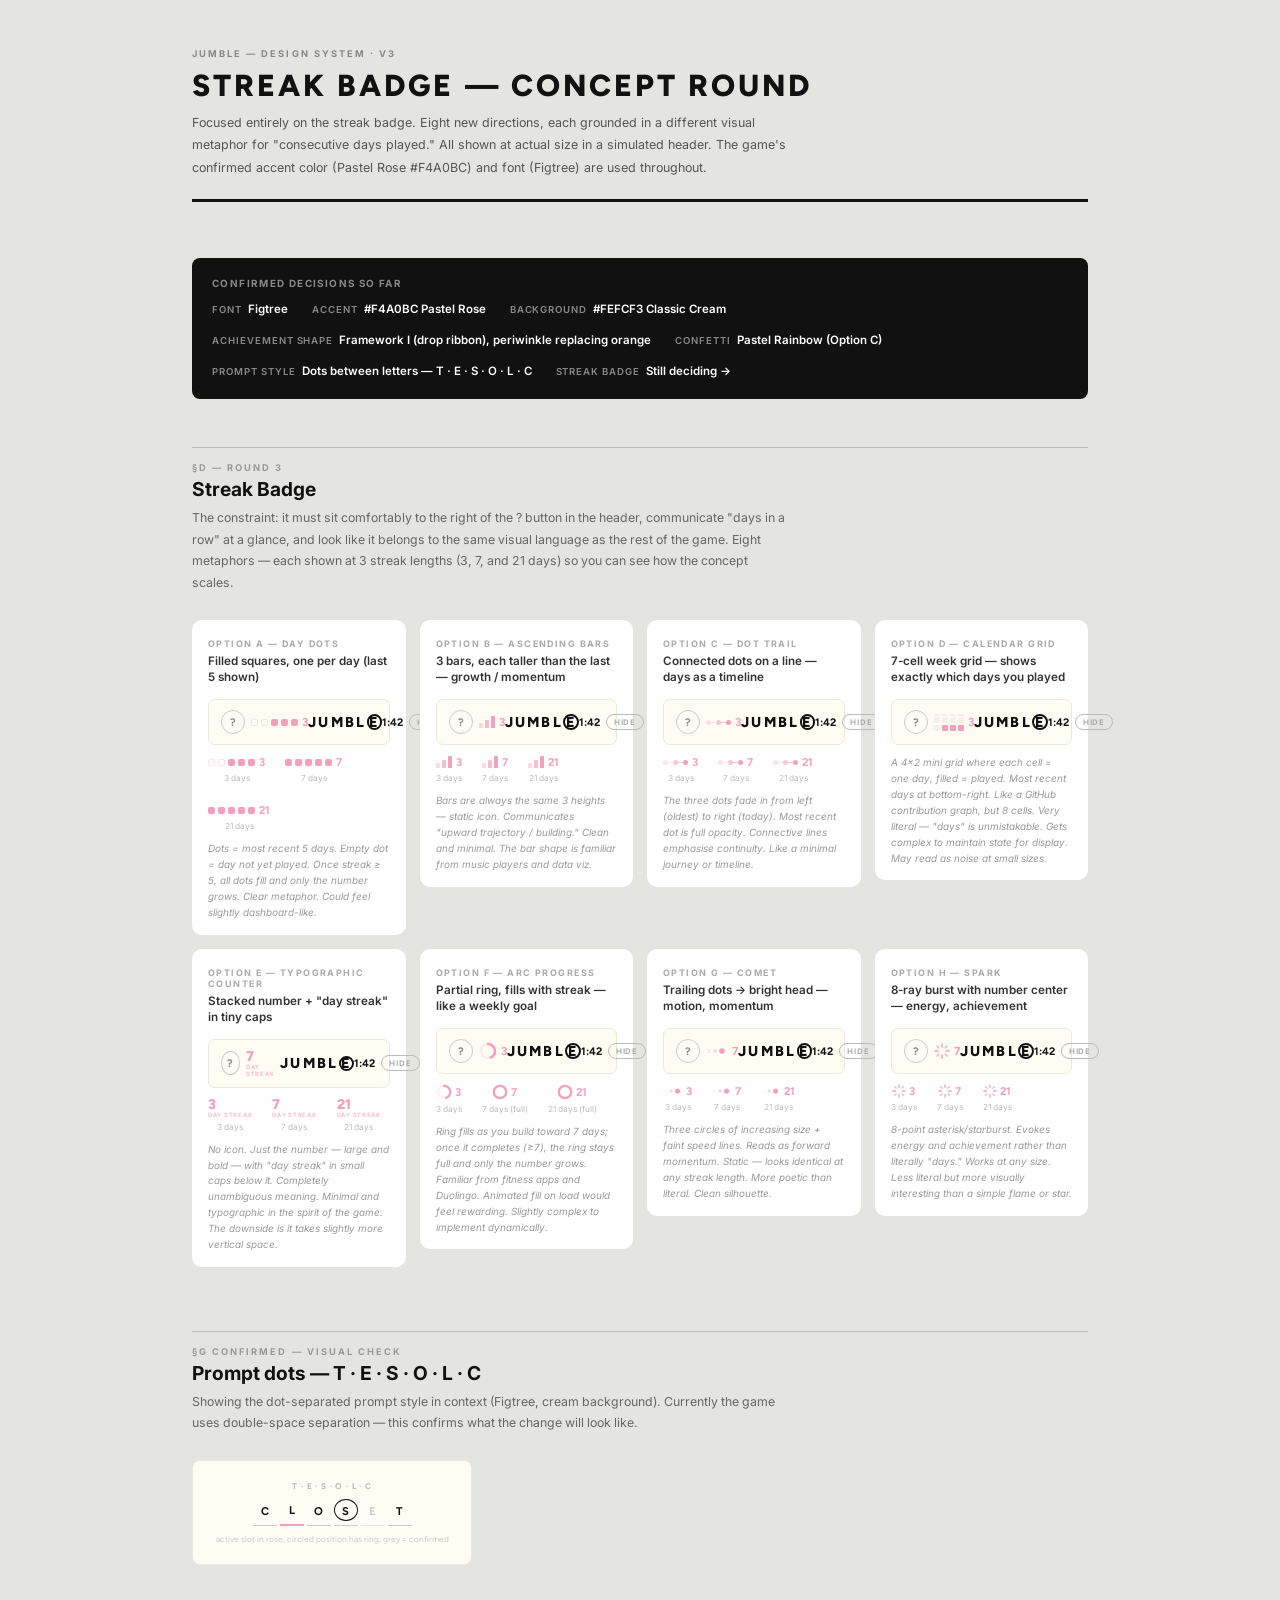
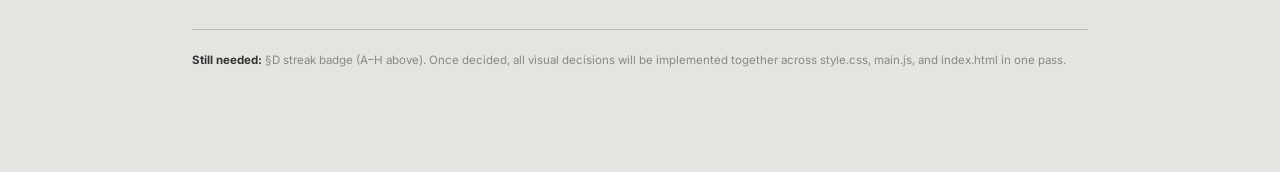
<file: swatches3.html>
<!DOCTYPE html>
<html lang="en">
<head>
  <meta charset="UTF-8" />
  <meta name="viewport" content="width=device-width, initial-scale=1.0" />
  <title>JUMBLE — Swatches v3 · Streak Badge</title>
  <link rel="preconnect" href="https://fonts.googleapis.com">
  <link rel="preconnect" href="https://fonts.gstatic.com" crossorigin>
  <link href="https://fonts.googleapis.com/css2?family=Figtree:wght@400;500;600;700;800&family=Inter:wght@400;500;600;700&display=swap" rel="stylesheet">
  <style>
    *, *::before, *::after { box-sizing: border-box; margin: 0; padding: 0; }
    body {
      background: #E4E4E0;
      font-family: 'Inter', sans-serif;
      color: #111;
      padding: 48px 32px 100px;
      max-width: 960px;
      margin: 0 auto;
    }

    /* ── Page header ── */
    .ph { margin-bottom: 56px; border-bottom: 3px solid #111; padding-bottom: 20px; }
    .ph-eyebrow { font-size: 0.58rem; font-weight: 700; letter-spacing: 0.22em; text-transform: uppercase; color: #888; margin-bottom: 8px; }
    .ph-title { font-family: 'Figtree', sans-serif; font-size: 1.9rem; font-weight: 800; letter-spacing: 0.1em; text-transform: uppercase; margin-bottom: 8px; }
    .ph-body { font-size: 0.78rem; color: #555; line-height: 1.8; max-width: 600px; }

    /* Confirmed picks banner */
    .confirmed-banner {
      background: #111; color: #fff;
      border-radius: 8px; padding: 16px 20px;
      margin-bottom: 48px;
      font-size: 0.72rem; line-height: 2;
    }
    .confirmed-banner strong { font-size: 0.62rem; letter-spacing: 0.14em; text-transform: uppercase; opacity: 0.5; display: block; margin-bottom: 4px; }
    .cb-row { display: flex; flex-wrap: wrap; gap: 8px 24px; }
    .cb-item { display: flex; align-items: baseline; gap: 6px; }
    .cb-key { font-size: 0.6rem; font-weight: 600; letter-spacing: 0.1em; text-transform: uppercase; opacity: 0.5; }
    .cb-val { font-weight: 600; }

    /* ── Section ── */
    .sec { margin-bottom: 64px; }
    .sec-eyebrow { font-size: 0.58rem; font-weight: 700; letter-spacing: 0.22em; text-transform: uppercase; color: #999; padding-top: 14px; border-top: 1.5px solid #bbb; margin-bottom: 4px; }
    .sec-title { font-size: 1.2rem; font-weight: 700; margin-bottom: 6px; }
    .sec-desc { font-size: 0.77rem; color: #666; line-height: 1.75; margin-bottom: 26px; max-width: 600px; }

    /* ── Grid ── */
    .grid { display: flex; flex-wrap: wrap; gap: 14px; align-items: flex-start; }
    .card { background: #fff; border-radius: 10px; padding: 18px 16px 14px; flex: 1; min-width: 200px; max-width: 280px; }
    .card-tag { font-size: 0.56rem; font-weight: 700; letter-spacing: 0.16em; text-transform: uppercase; color: #aaa; margin-bottom: 4px; }
    .card-name { font-size: 0.73rem; font-weight: 600; color: #333; margin-bottom: 14px; line-height: 1.4; }
    .card-note { font-size: 0.62rem; color: #999; margin-top: 10px; line-height: 1.6; font-style: italic; }

    /* ── Simulated header ── */
    .sim-header {
      background: #FEFCF3;
      border-radius: 7px;
      padding: 10px 12px;
      display: grid;
      grid-template-columns: 1fr auto 1fr;
      align-items: center;
      margin-bottom: 10px;
      border: 1px solid #ece8e0;
    }
    .sim-left { display: flex; align-items: center; gap: 6px; }
    .sim-q {
      width: 24px; height: 24px; border-radius: 50%;
      border: 1.5px solid #ccc;
      display: flex; align-items: center; justify-content: center;
      font-size: 0.68rem; font-weight: 700; color: #888;
      font-family: 'Figtree', sans-serif;
    }
    .sim-logo {
      font-family: 'Figtree', sans-serif;
      font-size: 0.9rem; font-weight: 800;
      letter-spacing: 0.16em; text-transform: uppercase;
      display: inline-flex; align-items: center; color: #111;
    }
    .sim-logo-circle {
      display: inline-flex; align-items: center; justify-content: center;
      width: 1.1em; height: 1.1em;
      border: 2px solid #111; border-radius: 50%;
      flex-shrink: 0; line-height: 1;
    }
    .sim-timer {
      display: flex; align-items: center; justify-content: flex-end; gap: 6px;
      font-size: 0.68rem; font-weight: 700; font-family: 'Figtree', sans-serif;
    }
    .sim-pill {
      font-size: 0.5rem; font-weight: 700; letter-spacing: 0.1em;
      padding: 2px 7px; border: 1.2px solid #bbb; border-radius: 20px; color: #aaa;
    }

    /* ── The game board below header ── */
    .sim-board {
      background: #FEFCF3;
      border-radius: 0 0 7px 7px;
      padding: 8px 12px 10px;
      border: 1px solid #ece8e0;
      border-top: none;
    }
    .sim-prompt {
      font-family: 'Figtree', sans-serif;
      font-size: 0.52rem; font-weight: 700; letter-spacing: 0.18em;
      text-transform: uppercase; color: #bbb; text-align: center; margin-bottom: 4px;
    }
    .sim-slots { display: flex; gap: 3px; justify-content: center; margin-bottom: 8px; }
    .sim-slot {
      width: 24px; height: 29px; border-bottom: 1.8px solid #ccc;
      display: flex; align-items: center; justify-content: center;
      font-family: 'Figtree', sans-serif; font-size: 0.7rem; font-weight: 700;
      position: relative;
    }
    .sim-slot.active { border-bottom-color: #F4A0BC; border-bottom-width: 2.5px; }
    .sim-slot.confirmed { border-bottom-color: #e8e8e8; color: #ccc; }
    .sim-slot.circled::after { content:''; position:absolute; inset:2px 0 4px; border:1.5px solid #111; border-radius:50%; pointer-events:none; }

    /* ══════════════════════════
       BADGE CONCEPTS
    ══════════════════════════ */

    /* — Day dots — */
    .day-dots { display: flex; align-items: center; gap: 3px; }
    .day-dot { width: 7px; height: 7px; border-radius: 2px; }
    .day-dot.filled { background: currentColor; }
    .day-dot.empty { background: transparent; border: 1.5px solid currentColor; opacity: 0.3; }

    /* — Ascending bars — */
    .asc-bars { display: flex; align-items: flex-end; gap: 2px; }
    .a-bar { width: 4px; border-radius: 1px 1px 0 0; }

    /* — Dot trail — */
    .dot-trail { display: flex; align-items: center; gap: 0; }
    .dt-dot { width: 5px; height: 5px; border-radius: 50%; }
    .dt-line { width: 5px; height: 1.5px; }

    /* — Calendar grid — */
    .cal-grid { display: grid; grid-template-columns: repeat(4, 1fr); gap: 2px; }
    .cal-cell { width: 6px; height: 6px; border-radius: 1px; }

    /* — Number with unit — */
    .streak-num { font-family: 'Figtree', sans-serif; font-weight: 800; }
    .streak-unit { font-family: 'Figtree', sans-serif; font-weight: 500; }

    /* — Spark / burst — */
    .spark { position: relative; display: inline-flex; align-items: center; justify-content: center; }

    hr.div { border: none; border-top: 1px solid #eee; margin: 12px 0; }

    .multi-count { display: flex; gap: 20px; flex-wrap: wrap; }
    .count-item { display: flex; flex-direction: column; align-items: center; gap: 4px; }
    .count-label { font-size: 0.52rem; color: #bbb; }

  </style>
</head>
<body>

<div class="ph">
  <div class="ph-eyebrow">Jumble — Design System · v3</div>
  <div class="ph-title">Streak Badge — Concept Round</div>
  <div class="ph-body">Focused entirely on the streak badge. Eight new directions, each grounded in a different visual metaphor for "consecutive days played." All shown at actual size in a simulated header. The game's confirmed accent color (Pastel Rose #F4A0BC) and font (Figtree) are used throughout.</div>
</div>

<!-- Confirmed picks -->
<div class="confirmed-banner">
  <strong>Confirmed decisions so far</strong>
  <div class="cb-row">
    <div class="cb-item"><span class="cb-key">Font</span><span class="cb-val">Figtree</span></div>
    <div class="cb-item"><span class="cb-key">Accent</span><span class="cb-val">#F4A0BC Pastel Rose</span></div>
    <div class="cb-item"><span class="cb-key">Background</span><span class="cb-val">#FEFCF3 Classic Cream</span></div>
    <div class="cb-item"><span class="cb-key">Achievement shape</span><span class="cb-val">Framework I (drop ribbon), periwinkle replacing orange</span></div>
    <div class="cb-item"><span class="cb-key">Confetti</span><span class="cb-val">Pastel Rainbow (Option C)</span></div>
    <div class="cb-item"><span class="cb-key">Prompt style</span><span class="cb-val">Dots between letters — T · E · S · O · L · C</span></div>
    <div class="cb-item"><span class="cb-key">Streak badge</span><span class="cb-val">Still deciding →</span></div>
  </div>
</div>

<!-- ══════════════════════════════════════════════════════════
     §D  STREAK BADGE — CONCEPT ROUND
══════════════════════════════════════════════════════════ -->
<div class="sec">
  <div class="sec-eyebrow">§D — Round 3</div>
  <div class="sec-title">Streak Badge</div>
  <div class="sec-desc">The constraint: it must sit comfortably to the right of the ? button in the header, communicate "days in a row" at a glance, and look like it belongs to the same visual language as the rest of the game. Eight metaphors — each shown at 3 streak lengths (3, 7, and 21 days) so you can see how the concept scales.</div>

  <div class="grid">

    <!-- A: Day dots — row of filled squares -->
    <div class="card">
      <div class="card-tag">Option A — Day Dots</div>
      <div class="card-name">Filled squares, one per day (last 5 shown)</div>

      <div class="sim-header">
        <div class="sim-left">
          <div class="sim-q">?</div>
          <!-- badge -->
          <div style="display:flex;align-items:center;gap:4px;color:#F4A0BC;font-family:'Figtree',sans-serif;font-size:0.72rem;font-weight:700;">
            <div class="day-dots">
              <div class="day-dot empty"></div>
              <div class="day-dot empty"></div>
              <div class="day-dot filled"></div>
              <div class="day-dot filled"></div>
              <div class="day-dot filled"></div>
            </div>
            <span>3</span>
          </div>
        </div>
        <div class="sim-logo">JUMBL<span class="sim-logo-circle">E</span></div>
        <div class="sim-timer"><span>1:42</span><span class="sim-pill">HIDE</span></div>
      </div>

      <div class="multi-count">
        <div class="count-item">
          <div style="display:flex;align-items:center;gap:4px;color:#F4A0BC;font-family:'Figtree',sans-serif;font-size:0.7rem;font-weight:700;">
            <div class="day-dots"><div class="day-dot empty"></div><div class="day-dot empty"></div><div class="day-dot filled"></div><div class="day-dot filled"></div><div class="day-dot filled"></div></div><span>3</span></div>
          <div class="count-label">3 days</div>
        </div>
        <div class="count-item">
          <div style="display:flex;align-items:center;gap:4px;color:#F4A0BC;font-family:'Figtree',sans-serif;font-size:0.7rem;font-weight:700;">
            <div class="day-dots"><div class="day-dot filled"></div><div class="day-dot filled"></div><div class="day-dot filled"></div><div class="day-dot filled"></div><div class="day-dot filled"></div></div><span>7</span></div>
          <div class="count-label">7 days</div>
        </div>
        <div class="count-item">
          <div style="display:flex;align-items:center;gap:4px;color:#F4A0BC;font-family:'Figtree',sans-serif;font-size:0.7rem;font-weight:700;">
            <div class="day-dots"><div class="day-dot filled"></div><div class="day-dot filled"></div><div class="day-dot filled"></div><div class="day-dot filled"></div><div class="day-dot filled"></div></div><span>21</span></div>
          <div class="count-label">21 days</div>
        </div>
      </div>

      <div class="card-note">Dots = most recent 5 days. Empty dot = day not yet played. Once streak ≥ 5, all dots fill and only the number grows. Clear metaphor. Could feel slightly dashboard-like.</div>
    </div>

    <!-- B: Ascending bars -->
    <div class="card">
      <div class="card-tag">Option B — Ascending Bars</div>
      <div class="card-name">3 bars, each taller than the last — growth / momentum</div>

      <div class="sim-header">
        <div class="sim-left">
          <div class="sim-q">?</div>
          <div style="display:flex;align-items:center;gap:4px;color:#F4A0BC;font-family:'Figtree',sans-serif;font-size:0.72rem;font-weight:700;">
            <div class="asc-bars" style="color:#F4A0BC;">
              <div class="a-bar" style="height:5px;background:#F4A0BC;opacity:0.4;"></div>
              <div class="a-bar" style="height:8px;background:#F4A0BC;opacity:0.7;"></div>
              <div class="a-bar" style="height:12px;background:#F4A0BC;"></div>
            </div>
            <span>3</span>
          </div>
        </div>
        <div class="sim-logo">JUMBL<span class="sim-logo-circle">E</span></div>
        <div class="sim-timer"><span>1:42</span><span class="sim-pill">HIDE</span></div>
      </div>

      <div class="multi-count">
        <div class="count-item">
          <div style="display:flex;align-items:center;gap:4px;font-family:'Figtree',sans-serif;font-size:0.7rem;font-weight:700;color:#F4A0BC;">
            <div class="asc-bars"><div class="a-bar" style="height:5px;background:#F4A0BC;opacity:0.4;"></div><div class="a-bar" style="height:8px;background:#F4A0BC;opacity:0.7;"></div><div class="a-bar" style="height:12px;background:#F4A0BC;"></div></div><span>3</span></div>
          <div class="count-label">3 days</div>
        </div>
        <div class="count-item">
          <div style="display:flex;align-items:center;gap:4px;font-family:'Figtree',sans-serif;font-size:0.7rem;font-weight:700;color:#F4A0BC;">
            <div class="asc-bars"><div class="a-bar" style="height:5px;background:#F4A0BC;opacity:0.4;"></div><div class="a-bar" style="height:8px;background:#F4A0BC;opacity:0.7;"></div><div class="a-bar" style="height:12px;background:#F4A0BC;"></div></div><span>7</span></div>
          <div class="count-label">7 days</div>
        </div>
        <div class="count-item">
          <div style="display:flex;align-items:center;gap:4px;font-family:'Figtree',sans-serif;font-size:0.7rem;font-weight:700;color:#F4A0BC;">
            <div class="asc-bars"><div class="a-bar" style="height:5px;background:#F4A0BC;opacity:0.4;"></div><div class="a-bar" style="height:8px;background:#F4A0BC;opacity:0.7;"></div><div class="a-bar" style="height:12px;background:#F4A0BC;"></div></div><span>21</span></div>
          <div class="count-label">21 days</div>
        </div>
      </div>

      <div class="card-note">Bars are always the same 3 heights — static icon. Communicates "upward trajectory / building." Clean and minimal. The bar shape is familiar from music players and data viz.</div>
    </div>

    <!-- C: Dot trail / timeline -->
    <div class="card">
      <div class="card-tag">Option C — Dot Trail</div>
      <div class="card-name">Connected dots on a line — days as a timeline</div>

      <div class="sim-header">
        <div class="sim-left">
          <div class="sim-q">?</div>
          <div style="display:flex;align-items:center;gap:4px;color:#F4A0BC;font-family:'Figtree',sans-serif;font-size:0.72rem;font-weight:700;">
            <div class="dot-trail">
              <div class="dt-dot" style="background:#F4A0BC; opacity:0.3;"></div>
              <div class="dt-line" style="background:#F4A0BC; opacity:0.3;"></div>
              <div class="dt-dot" style="background:#F4A0BC; opacity:0.6;"></div>
              <div class="dt-line" style="background:#F4A0BC; opacity:0.6;"></div>
              <div class="dt-dot" style="background:#F4A0BC;"></div>
            </div>
            <span>3</span>
          </div>
        </div>
        <div class="sim-logo">JUMBL<span class="sim-logo-circle">E</span></div>
        <div class="sim-timer"><span>1:42</span><span class="sim-pill">HIDE</span></div>
      </div>

      <div class="multi-count">
        <div class="count-item">
          <div style="display:flex;align-items:center;gap:4px;font-family:'Figtree',sans-serif;font-size:0.7rem;font-weight:700;color:#F4A0BC;">
            <div class="dot-trail"><div class="dt-dot" style="background:#F4A0BC;opacity:0.3;"></div><div class="dt-line" style="background:#F4A0BC;opacity:0.3;"></div><div class="dt-dot" style="background:#F4A0BC;opacity:0.6;"></div><div class="dt-line" style="background:#F4A0BC;opacity:0.6;"></div><div class="dt-dot" style="background:#F4A0BC;"></div></div><span>3</span></div>
          <div class="count-label">3 days</div>
        </div>
        <div class="count-item">
          <div style="display:flex;align-items:center;gap:4px;font-family:'Figtree',sans-serif;font-size:0.7rem;font-weight:700;color:#F4A0BC;">
            <div class="dot-trail"><div class="dt-dot" style="background:#F4A0BC;opacity:0.3;"></div><div class="dt-line" style="background:#F4A0BC;opacity:0.3;"></div><div class="dt-dot" style="background:#F4A0BC;opacity:0.6;"></div><div class="dt-line" style="background:#F4A0BC;opacity:0.6;"></div><div class="dt-dot" style="background:#F4A0BC;"></div></div><span>7</span></div>
          <div class="count-label">7 days</div>
        </div>
        <div class="count-item">
          <div style="display:flex;align-items:center;gap:4px;font-family:'Figtree',sans-serif;font-size:0.7rem;font-weight:700;color:#F4A0BC;">
            <div class="dot-trail"><div class="dt-dot" style="background:#F4A0BC;opacity:0.3;"></div><div class="dt-line" style="background:#F4A0BC;opacity:0.3;"></div><div class="dt-dot" style="background:#F4A0BC;opacity:0.6;"></div><div class="dt-line" style="background:#F4A0BC;opacity:0.6;"></div><div class="dt-dot" style="background:#F4A0BC;"></div></div><span>21</span></div>
          <div class="count-label">21 days</div>
        </div>
      </div>

      <div class="card-note">The three dots fade in from left (oldest) to right (today). Most recent dot is full opacity. Connective lines emphasise continuity. Like a minimal journey or timeline.</div>
    </div>

    <!-- D: Calendar mini-grid -->
    <div class="card">
      <div class="card-tag">Option D — Calendar Grid</div>
      <div class="card-name">7-cell week grid — shows exactly which days you played</div>

      <div class="sim-header">
        <div class="sim-left">
          <div class="sim-q">?</div>
          <div style="display:flex;align-items:center;gap:4px;color:#F4A0BC;font-family:'Figtree',sans-serif;font-size:0.72rem;font-weight:700;">
            <div style="display:flex;flex-direction:column;gap:1.5px;">
              <!-- row 1: week labels -->
              <div style="display:flex;gap:2px;">
                <div style="width:6px;height:2px;background:#F4A0BC;opacity:0.2;border-radius:1px;"></div>
                <div style="width:6px;height:2px;background:#F4A0BC;opacity:0.2;border-radius:1px;"></div>
                <div style="width:6px;height:2px;background:#F4A0BC;opacity:0.2;border-radius:1px;"></div>
                <div style="width:6px;height:2px;background:#F4A0BC;opacity:0.2;border-radius:1px;"></div>
              </div>
              <!-- row 2 -->
              <div style="display:flex;gap:2px;">
                <div style="width:6px;height:6px;border-radius:1px;background:#F4A0BC;opacity:0.15;"></div>
                <div style="width:6px;height:6px;border-radius:1px;background:#F4A0BC;opacity:0.15;"></div>
                <div style="width:6px;height:6px;border-radius:1px;background:#F4A0BC;opacity:0.15;"></div>
                <div style="width:6px;height:6px;border-radius:1px;background:#F4A0BC;opacity:0.15;"></div>
              </div>
              <!-- row 3 -->
              <div style="display:flex;gap:2px;">
                <div style="width:6px;height:6px;border-radius:1px;background:#F4A0BC;opacity:0.15;"></div>
                <div style="width:6px;height:6px;border-radius:1px;background:#F4A0BC;"></div>
                <div style="width:6px;height:6px;border-radius:1px;background:#F4A0BC;"></div>
                <div style="width:6px;height:6px;border-radius:1px;background:#F4A0BC;"></div>
              </div>
            </div>
            <span>3</span>
          </div>
        </div>
        <div class="sim-logo">JUMBL<span class="sim-logo-circle">E</span></div>
        <div class="sim-timer"><span>1:42</span><span class="sim-pill">HIDE</span></div>
      </div>

      <div class="card-note">A 4×2 mini grid where each cell = one day, filled = played. Most recent days at bottom-right. Like a GitHub contribution graph, but 8 cells. Very literal — "days" is unmistakable. Gets complex to maintain state for display. May read as noise at small sizes.</div>
    </div>

    <!-- E: "N days" typographic -->
    <div class="card">
      <div class="card-tag">Option E — Typographic Counter</div>
      <div class="card-name">Stacked number + "day streak" in tiny caps</div>

      <div class="sim-header">
        <div class="sim-left">
          <div class="sim-q">?</div>
          <div style="display:flex;flex-direction:column;align-items:flex-start;line-height:1;color:#F4A0BC;font-family:'Figtree',sans-serif;">
            <div style="font-size:0.88rem;font-weight:800;letter-spacing:-0.01em;">7</div>
            <div style="font-size:0.38rem;font-weight:700;letter-spacing:0.14em;text-transform:uppercase;opacity:0.7;">day streak</div>
          </div>
        </div>
        <div class="sim-logo">JUMBL<span class="sim-logo-circle">E</span></div>
        <div class="sim-timer"><span>1:42</span><span class="sim-pill">HIDE</span></div>
      </div>

      <div class="multi-count">
        <div class="count-item">
          <div style="display:flex;flex-direction:column;align-items:flex-start;line-height:1;color:#F4A0BC;font-family:'Figtree',sans-serif;">
            <div style="font-size:0.88rem;font-weight:800;">3</div><div style="font-size:0.38rem;font-weight:700;letter-spacing:0.12em;text-transform:uppercase;opacity:0.7;">day streak</div></div>
          <div class="count-label">3 days</div>
        </div>
        <div class="count-item">
          <div style="display:flex;flex-direction:column;align-items:flex-start;line-height:1;color:#F4A0BC;font-family:'Figtree',sans-serif;">
            <div style="font-size:0.88rem;font-weight:800;">7</div><div style="font-size:0.38rem;font-weight:700;letter-spacing:0.12em;text-transform:uppercase;opacity:0.7;">day streak</div></div>
          <div class="count-label">7 days</div>
        </div>
        <div class="count-item">
          <div style="display:flex;flex-direction:column;align-items:flex-start;line-height:1;color:#F4A0BC;font-family:'Figtree',sans-serif;">
            <div style="font-size:0.88rem;font-weight:800;">21</div><div style="font-size:0.38rem;font-weight:700;letter-spacing:0.12em;text-transform:uppercase;opacity:0.7;">day streak</div></div>
          <div class="count-label">21 days</div>
        </div>
      </div>

      <div class="card-note">No icon. Just the number — large and bold — with "day streak" in small caps below it. Completely unambiguous meaning. Minimal and typographic in the spirit of the game. The downside is it takes slightly more vertical space.</div>
    </div>

    <!-- F: Arc / partial ring -->
    <div class="card">
      <div class="card-tag">Option F — Arc Progress</div>
      <div class="card-name">Partial ring, fills with streak — like a weekly goal</div>

      <div class="sim-header">
        <div class="sim-left">
          <div class="sim-q">?</div>
          <!-- 3/7 arc = ~154° filled -->
          <div style="display:flex;align-items:center;gap:4px;font-family:'Figtree',sans-serif;">
            <svg width="18" height="18" viewBox="0 0 18 18">
              <!-- track -->
              <circle cx="9" cy="9" r="7" fill="none" stroke="#F4A0BC" stroke-width="2.5" stroke-dasharray="44" stroke-dashoffset="0" opacity="0.15"/>
              <!-- fill: 7/7 = full circle ≈ 44; 3/7 ≈ 18.8 -->
              <circle cx="9" cy="9" r="7" fill="none" stroke="#F4A0BC" stroke-width="2.5" stroke-dasharray="44" stroke-dashoffset="25" stroke-linecap="round" transform="rotate(-90 9 9)"/>
            </svg>
            <span style="font-size:0.72rem;font-weight:700;color:#F4A0BC;">3</span>
          </div>
        </div>
        <div class="sim-logo">JUMBL<span class="sim-logo-circle">E</span></div>
        <div class="sim-timer"><span>1:42</span><span class="sim-pill">HIDE</span></div>
      </div>

      <div class="multi-count">
        <div class="count-item">
          <div style="display:flex;align-items:center;gap:3px;">
            <svg width="16" height="16" viewBox="0 0 18 18"><circle cx="9" cy="9" r="7" fill="none" stroke="#F4A0BC" stroke-width="2.5" stroke-dasharray="44" stroke-dashoffset="0" opacity="0.15"/><circle cx="9" cy="9" r="7" fill="none" stroke="#F4A0BC" stroke-width="2.5" stroke-dasharray="44" stroke-dashoffset="25" stroke-linecap="round" transform="rotate(-90 9 9)"/></svg>
            <span style="font-size:0.7rem;font-weight:700;color:#F4A0BC;font-family:'Figtree',sans-serif;">3</span></div>
          <div class="count-label">3 days</div>
        </div>
        <div class="count-item">
          <div style="display:flex;align-items:center;gap:3px;">
            <svg width="16" height="16" viewBox="0 0 18 18"><circle cx="9" cy="9" r="7" fill="none" stroke="#F4A0BC" stroke-width="2.5" stroke-dasharray="44" stroke-dashoffset="0" opacity="0.15"/><circle cx="9" cy="9" r="7" fill="none" stroke="#F4A0BC" stroke-width="2.5" stroke-dasharray="44" stroke-dashoffset="0.5" stroke-linecap="round" transform="rotate(-90 9 9)"/></svg>
            <span style="font-size:0.7rem;font-weight:700;color:#F4A0BC;font-family:'Figtree',sans-serif;">7</span></div>
          <div class="count-label">7 days (full)</div>
        </div>
        <div class="count-item">
          <div style="display:flex;align-items:center;gap:3px;">
            <svg width="16" height="16" viewBox="0 0 18 18"><circle cx="9" cy="9" r="7" fill="none" stroke="#F4A0BC" stroke-width="2.5" stroke-dasharray="44" stroke-dashoffset="0" opacity="0.15"/><circle cx="9" cy="9" r="7" fill="none" stroke="#F4A0BC" stroke-width="2.5" stroke-dasharray="44" stroke-dashoffset="0.5" stroke-linecap="round" transform="rotate(-90 9 9)"/></svg>
            <span style="font-size:0.7rem;font-weight:700;color:#F4A0BC;font-family:'Figtree',sans-serif;">21</span></div>
          <div class="count-label">21 days (full)</div>
        </div>
      </div>

      <div class="card-note">Ring fills as you build toward 7 days; once it completes (≥7), the ring stays full and only the number grows. Familiar from fitness apps and Duolingo. Animated fill on load would feel rewarding. Slightly complex to implement dynamically.</div>
    </div>

    <!-- G: Comet -->
    <div class="card">
      <div class="card-tag">Option G — Comet</div>
      <div class="card-name">Trailing dots → bright head — motion, momentum</div>

      <div class="sim-header">
        <div class="sim-left">
          <div class="sim-q">?</div>
          <div style="display:flex;align-items:center;gap:4px;font-family:'Figtree',sans-serif;font-size:0.72rem;font-weight:700;color:#F4A0BC;">
            <!-- comet: small dot → medium dot → large dot = trailing to leading -->
            <svg width="22" height="8" viewBox="0 0 22 8">
              <circle cx="3" cy="4" r="1.2" fill="#F4A0BC" opacity="0.2"/>
              <circle cx="9" cy="4" r="1.8" fill="#F4A0BC" opacity="0.45"/>
              <circle cx="16" cy="4" r="2.8" fill="#F4A0BC"/>
              <!-- speed lines -->
              <line x1="0" y1="2.5" x2="5" y2="2.5" stroke="#F4A0BC" stroke-width="0.8" opacity="0.15"/>
              <line x1="0" y1="5.5" x2="5" y2="5.5" stroke="#F4A0BC" stroke-width="0.8" opacity="0.15"/>
            </svg>
            <span>7</span>
          </div>
        </div>
        <div class="sim-logo">JUMBL<span class="sim-logo-circle">E</span></div>
        <div class="sim-timer"><span>1:42</span><span class="sim-pill">HIDE</span></div>
      </div>

      <div class="multi-count">
        <div class="count-item">
          <div style="display:flex;align-items:center;gap:3px;font-family:'Figtree',sans-serif;font-size:0.7rem;font-weight:700;color:#F4A0BC;">
            <svg width="20" height="8" viewBox="0 0 22 8"><circle cx="3" cy="4" r="1.2" fill="#F4A0BC" opacity="0.2"/><circle cx="9" cy="4" r="1.8" fill="#F4A0BC" opacity="0.45"/><circle cx="16" cy="4" r="2.8" fill="#F4A0BC"/></svg><span>3</span></div>
          <div class="count-label">3 days</div>
        </div>
        <div class="count-item">
          <div style="display:flex;align-items:center;gap:3px;font-family:'Figtree',sans-serif;font-size:0.7rem;font-weight:700;color:#F4A0BC;">
            <svg width="20" height="8" viewBox="0 0 22 8"><circle cx="3" cy="4" r="1.2" fill="#F4A0BC" opacity="0.2"/><circle cx="9" cy="4" r="1.8" fill="#F4A0BC" opacity="0.45"/><circle cx="16" cy="4" r="2.8" fill="#F4A0BC"/></svg><span>7</span></div>
          <div class="count-label">7 days</div>
        </div>
        <div class="count-item">
          <div style="display:flex;align-items:center;gap:3px;font-family:'Figtree',sans-serif;font-size:0.7rem;font-weight:700;color:#F4A0BC;">
            <svg width="20" height="8" viewBox="0 0 22 8"><circle cx="3" cy="4" r="1.2" fill="#F4A0BC" opacity="0.2"/><circle cx="9" cy="4" r="1.8" fill="#F4A0BC" opacity="0.45"/><circle cx="16" cy="4" r="2.8" fill="#F4A0BC"/></svg><span>21</span></div>
          <div class="count-label">21 days</div>
        </div>
      </div>

      <div class="card-note">Three circles of increasing size + faint speed lines. Reads as forward momentum. Static — looks identical at any streak length. More poetic than literal. Clean silhouette.</div>
    </div>

    <!-- H: Spark / starburst -->
    <div class="card">
      <div class="card-tag">Option H — Spark</div>
      <div class="card-name">8-ray burst with number center — energy, achievement</div>

      <div class="sim-header">
        <div class="sim-left">
          <div class="sim-q">?</div>
          <div style="display:flex;align-items:center;gap:4px;font-family:'Figtree',sans-serif;font-size:0.72rem;font-weight:700;color:#F4A0BC;">
            <svg width="16" height="16" viewBox="0 0 16 16">
              <!-- 8 rays -->
              <line x1="8" y1="1" x2="8" y2="4" stroke="#F4A0BC" stroke-width="1.5" stroke-linecap="round"/>
              <line x1="8" y1="12" x2="8" y2="15" stroke="#F4A0BC" stroke-width="1.5" stroke-linecap="round"/>
              <line x1="1" y1="8" x2="4" y2="8" stroke="#F4A0BC" stroke-width="1.5" stroke-linecap="round"/>
              <line x1="12" y1="8" x2="15" y2="8" stroke="#F4A0BC" stroke-width="1.5" stroke-linecap="round"/>
              <line x1="2.9" y1="2.9" x2="4.8" y2="4.8" stroke="#F4A0BC" stroke-width="1.2" stroke-linecap="round"/>
              <line x1="11.2" y1="11.2" x2="13.1" y2="13.1" stroke="#F4A0BC" stroke-width="1.2" stroke-linecap="round"/>
              <line x1="13.1" y1="2.9" x2="11.2" y2="4.8" stroke="#F4A0BC" stroke-width="1.2" stroke-linecap="round"/>
              <line x1="4.8" y1="11.2" x2="2.9" y2="13.1" stroke="#F4A0BC" stroke-width="1.2" stroke-linecap="round"/>
            </svg>
            <span>7</span>
          </div>
        </div>
        <div class="sim-logo">JUMBL<span class="sim-logo-circle">E</span></div>
        <div class="sim-timer"><span>1:42</span><span class="sim-pill">HIDE</span></div>
      </div>

      <div class="multi-count">
        <div class="count-item">
          <div style="display:flex;align-items:center;gap:3px;font-family:'Figtree',sans-serif;font-size:0.7rem;font-weight:700;color:#F4A0BC;">
            <svg width="14" height="14" viewBox="0 0 16 16"><line x1="8" y1="1" x2="8" y2="4" stroke="#F4A0BC" stroke-width="1.5" stroke-linecap="round"/><line x1="8" y1="12" x2="8" y2="15" stroke="#F4A0BC" stroke-width="1.5" stroke-linecap="round"/><line x1="1" y1="8" x2="4" y2="8" stroke="#F4A0BC" stroke-width="1.5" stroke-linecap="round"/><line x1="12" y1="8" x2="15" y2="8" stroke="#F4A0BC" stroke-width="1.5" stroke-linecap="round"/><line x1="2.9" y1="2.9" x2="4.8" y2="4.8" stroke="#F4A0BC" stroke-width="1.2" stroke-linecap="round"/><line x1="11.2" y1="11.2" x2="13.1" y2="13.1" stroke="#F4A0BC" stroke-width="1.2" stroke-linecap="round"/><line x1="13.1" y1="2.9" x2="11.2" y2="4.8" stroke="#F4A0BC" stroke-width="1.2" stroke-linecap="round"/><line x1="4.8" y1="11.2" x2="2.9" y2="13.1" stroke="#F4A0BC" stroke-width="1.2" stroke-linecap="round"/></svg>
            <span>3</span></div>
          <div class="count-label">3 days</div>
        </div>
        <div class="count-item">
          <div style="display:flex;align-items:center;gap:3px;font-family:'Figtree',sans-serif;font-size:0.7rem;font-weight:700;color:#F4A0BC;">
            <svg width="14" height="14" viewBox="0 0 16 16"><line x1="8" y1="1" x2="8" y2="4" stroke="#F4A0BC" stroke-width="1.5" stroke-linecap="round"/><line x1="8" y1="12" x2="8" y2="15" stroke="#F4A0BC" stroke-width="1.5" stroke-linecap="round"/><line x1="1" y1="8" x2="4" y2="8" stroke="#F4A0BC" stroke-width="1.5" stroke-linecap="round"/><line x1="12" y1="8" x2="15" y2="8" stroke="#F4A0BC" stroke-width="1.5" stroke-linecap="round"/><line x1="2.9" y1="2.9" x2="4.8" y2="4.8" stroke="#F4A0BC" stroke-width="1.2" stroke-linecap="round"/><line x1="11.2" y1="11.2" x2="13.1" y2="13.1" stroke="#F4A0BC" stroke-width="1.2" stroke-linecap="round"/><line x1="13.1" y1="2.9" x2="11.2" y2="4.8" stroke="#F4A0BC" stroke-width="1.2" stroke-linecap="round"/><line x1="4.8" y1="11.2" x2="2.9" y2="13.1" stroke="#F4A0BC" stroke-width="1.2" stroke-linecap="round"/></svg>
            <span>7</span></div>
          <div class="count-label">7 days</div>
        </div>
        <div class="count-item">
          <div style="display:flex;align-items:center;gap:3px;font-family:'Figtree',sans-serif;font-size:0.7rem;font-weight:700;color:#F4A0BC;">
            <svg width="14" height="14" viewBox="0 0 16 16"><line x1="8" y1="1" x2="8" y2="4" stroke="#F4A0BC" stroke-width="1.5" stroke-linecap="round"/><line x1="8" y1="12" x2="8" y2="15" stroke="#F4A0BC" stroke-width="1.5" stroke-linecap="round"/><line x1="1" y1="8" x2="4" y2="8" stroke="#F4A0BC" stroke-width="1.5" stroke-linecap="round"/><line x1="12" y1="8" x2="15" y2="8" stroke="#F4A0BC" stroke-width="1.5" stroke-linecap="round"/><line x1="2.9" y1="2.9" x2="4.8" y2="4.8" stroke="#F4A0BC" stroke-width="1.2" stroke-linecap="round"/><line x1="11.2" y1="11.2" x2="13.1" y2="13.1" stroke="#F4A0BC" stroke-width="1.2" stroke-linecap="round"/><line x1="13.1" y1="2.9" x2="11.2" y2="4.8" stroke="#F4A0BC" stroke-width="1.2" stroke-linecap="round"/><line x1="4.8" y1="11.2" x2="2.9" y2="13.1" stroke="#F4A0BC" stroke-width="1.2" stroke-linecap="round"/></svg>
            <span>21</span></div>
          <div class="count-label">21 days</div>
        </div>
      </div>

      <div class="card-note">8-point asterisk/starburst. Evokes energy and achievement rather than literally "days." Works at any size. Less literal but more visually interesting than a simple flame or star.</div>
    </div>

  </div><!-- /grid -->
</div><!-- /§D -->

<!-- Also: game board preview with dot prompts -->
<div class="sec">
  <div class="sec-eyebrow">§G confirmed — visual check</div>
  <div class="sec-title">Prompt dots — T · E · S · O · L · C</div>
  <div class="sec-desc">Showing the dot-separated prompt style in context (Figtree, cream background). Currently the game uses double-space separation — this confirms what the change will look like.</div>
  <div style="background:#FEFCF3; border-radius:8px; padding:20px; max-width:280px; border:1px solid #ece8e0;">
    <div style="font-family:'Figtree',sans-serif; font-size:0.52rem; font-weight:700; letter-spacing:0.1em; text-transform:uppercase; color:#bbb; text-align:center; margin-bottom:6px;">T · E · S · O · L · C</div>
    <div class="sim-slots">
      <div class="sim-slot">C</div>
      <div class="sim-slot active">L</div>
      <div class="sim-slot">O</div>
      <div class="sim-slot circled">S</div>
      <div class="sim-slot confirmed">E</div>
      <div class="sim-slot">T</div>
    </div>
    <div style="font-size:0.52rem; color:#ccc; text-align:center; margin-top:4px; font-family:'Figtree',sans-serif;">active slot in rose, circled position has ring, grey = confirmed</div>
  </div>
</div>

<!-- Footer -->
<div style="border-top:1.5px solid #bbb; padding-top:20px; font-size:0.72rem; color:#888; line-height:1.9;">
  <strong style="color:#333;">Still needed:</strong> §D streak badge (A–H above).
  Once decided, all visual decisions will be implemented together across style.css, main.js, and index.html in one pass.
</div>

</body>
</html>
</file>
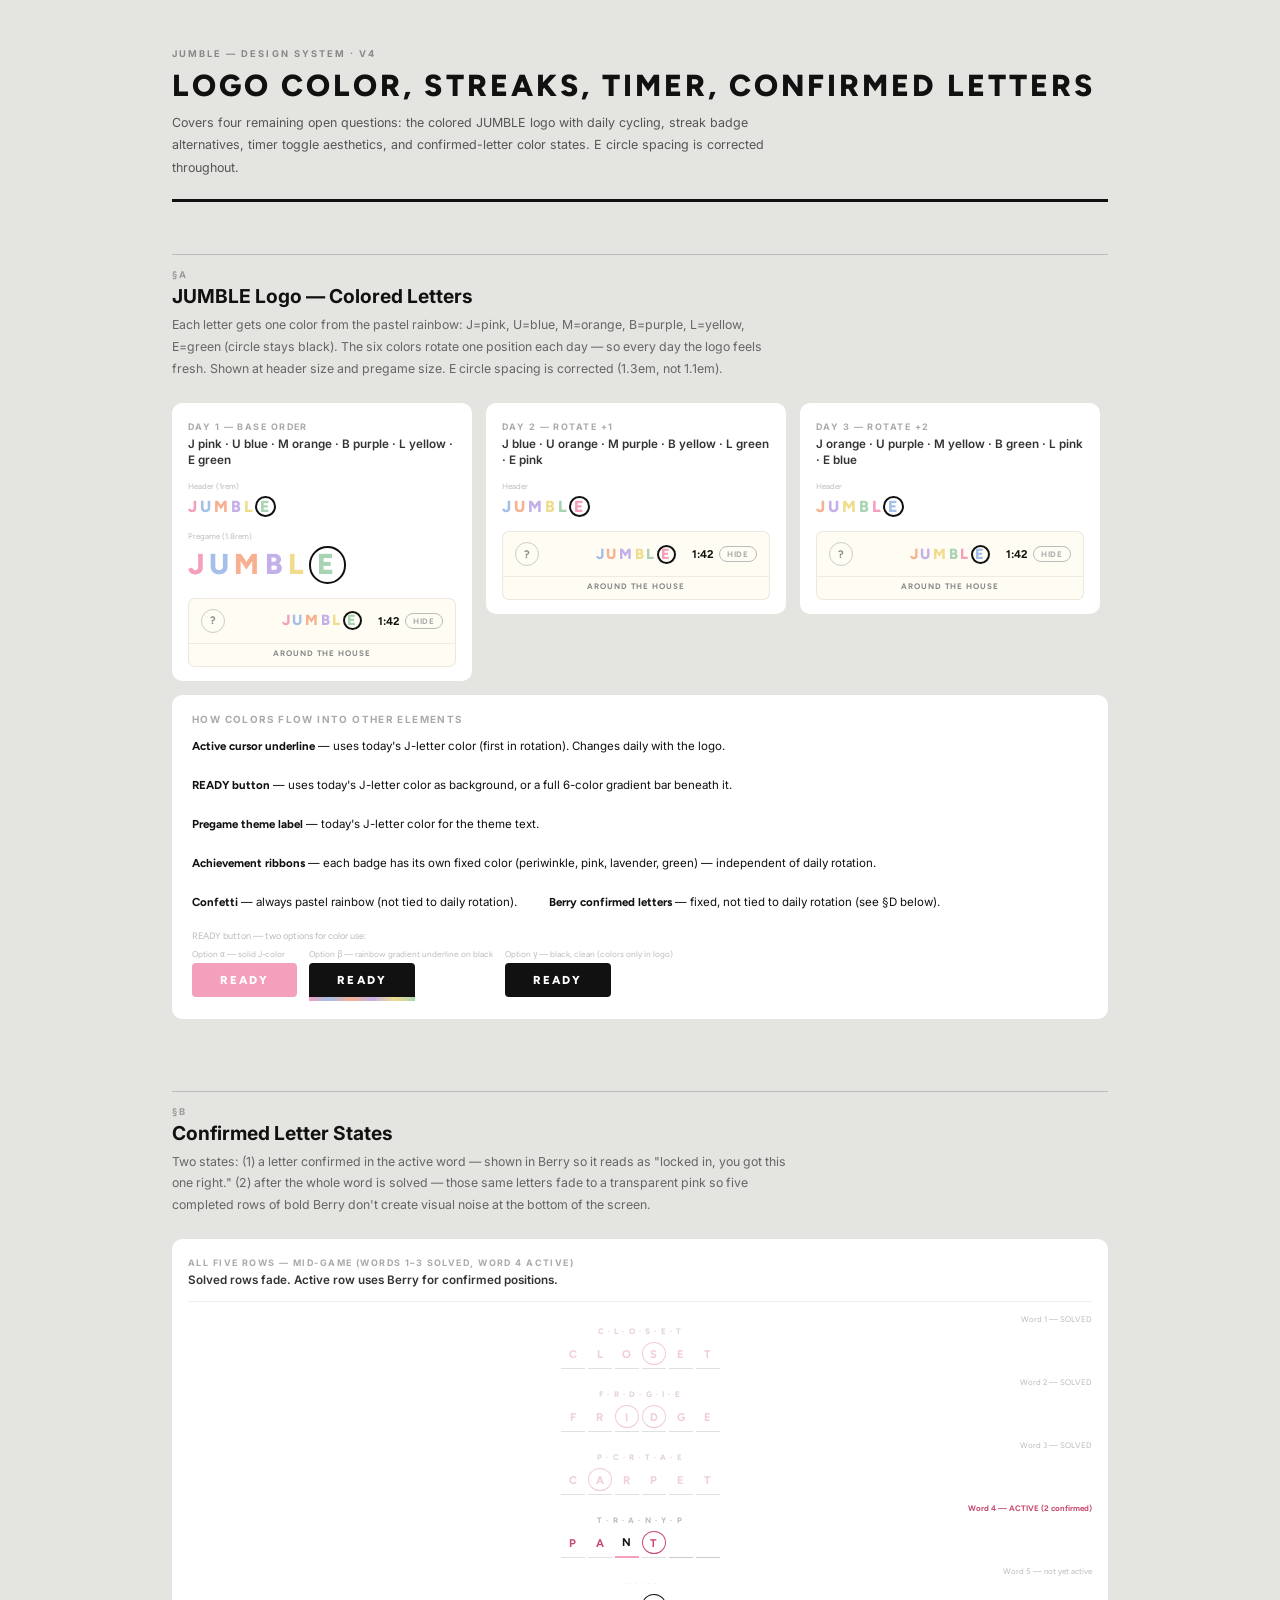
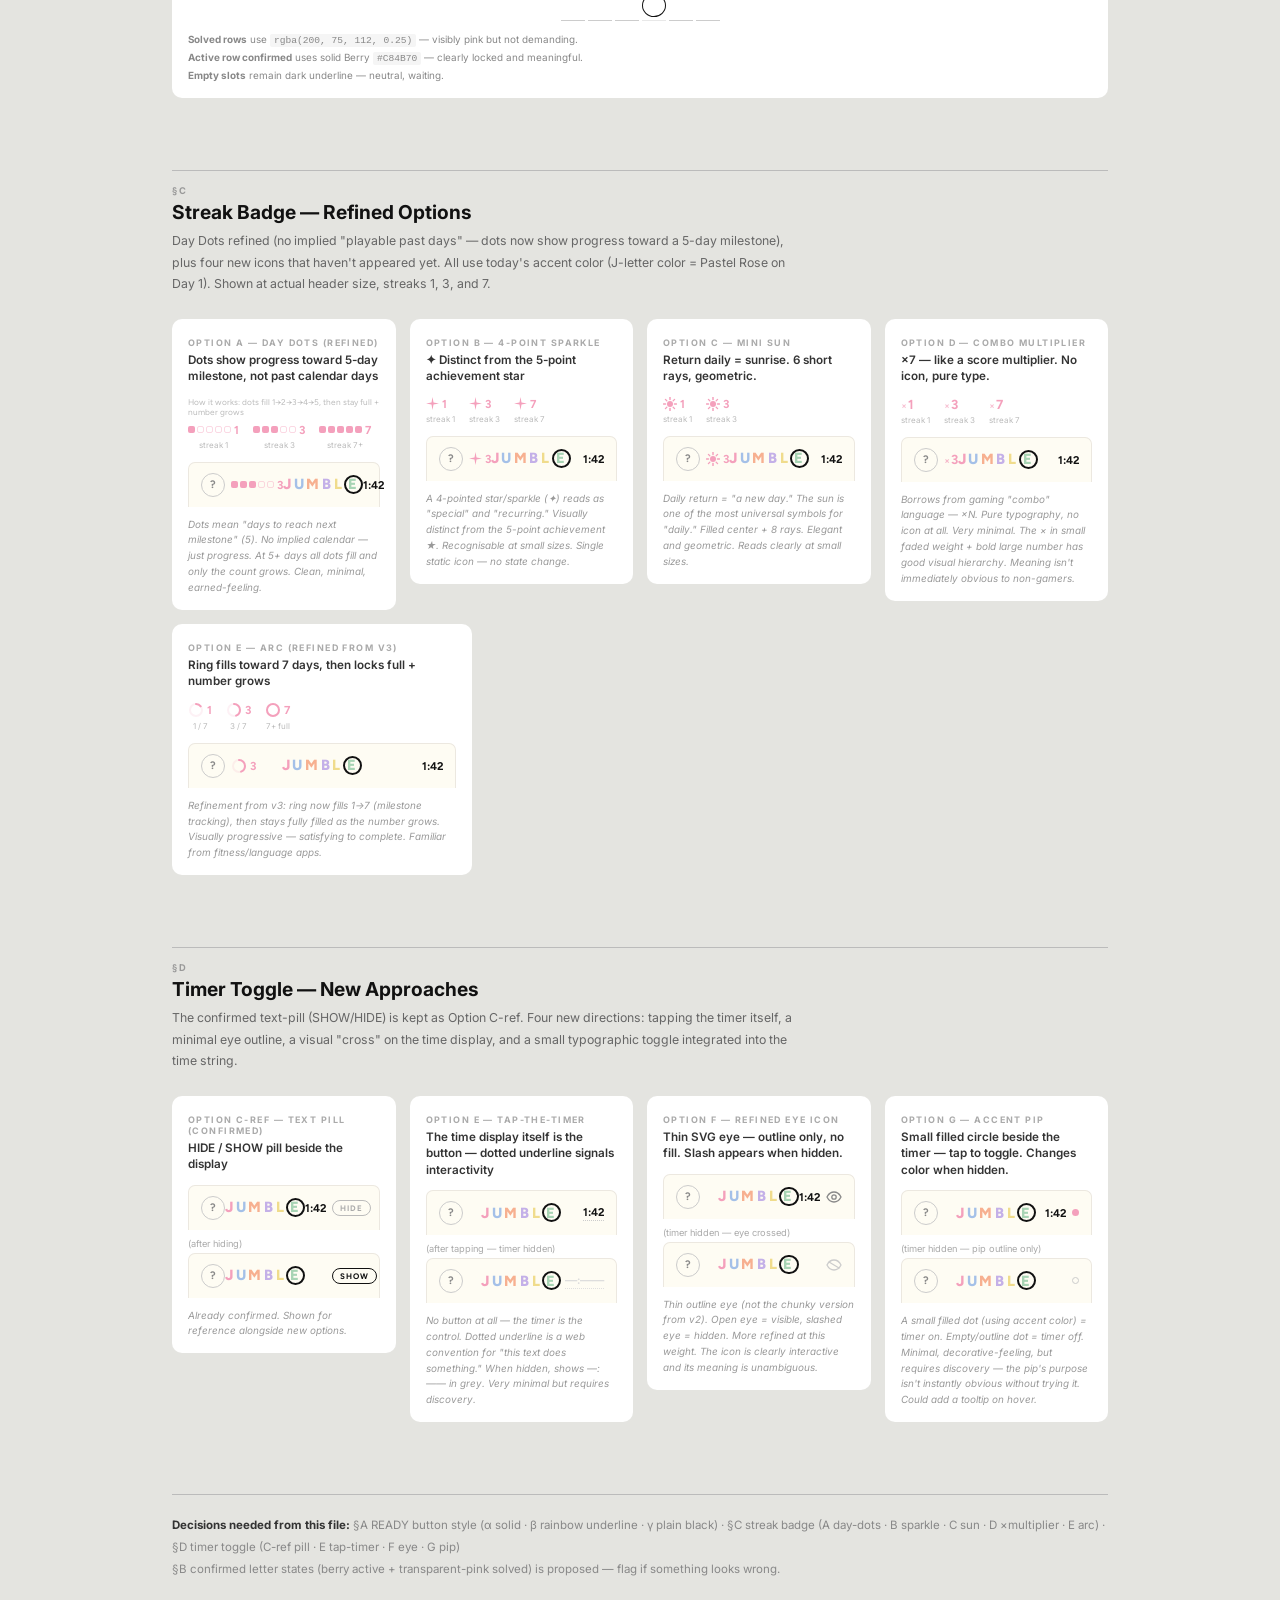
<file: swatches4.html>
<!DOCTYPE html>
<html lang="en">
<head>
  <meta charset="UTF-8" />
  <meta name="viewport" content="width=device-width, initial-scale=1.0" />
  <title>JUMBLE — Swatches v4</title>
  <link rel="preconnect" href="https://fonts.googleapis.com">
  <link rel="preconnect" href="https://fonts.gstatic.com" crossorigin>
  <link href="https://fonts.googleapis.com/css2?family=Figtree:wght@400;500;600;700;800&family=Inter:wght@400;500;600;700&display=swap" rel="stylesheet">
  <style>
    *, *::before, *::after { box-sizing: border-box; margin: 0; padding: 0; }
    body {
      background: #E4E4E0;
      font-family: 'Inter', sans-serif;
      color: #111;
      padding: 48px 32px 100px;
      max-width: 1000px;
      margin: 0 auto;
    }

    .ph { margin-bottom: 52px; border-bottom: 3px solid #111; padding-bottom: 20px; }
    .ph-eyebrow { font-size: 0.58rem; font-weight: 700; letter-spacing: 0.22em; text-transform: uppercase; color: #888; margin-bottom: 8px; }
    .ph-title { font-family: 'Figtree', sans-serif; font-size: 1.9rem; font-weight: 800; letter-spacing: 0.1em; text-transform: uppercase; margin-bottom: 8px; }
    .ph-body { font-size: 0.78rem; color: #555; line-height: 1.8; max-width: 600px; }

    .sec { margin-bottom: 72px; }
    .sec-eyebrow { font-size: 0.58rem; font-weight: 700; letter-spacing: 0.22em; text-transform: uppercase; color: #999; padding-top: 14px; border-top: 1.5px solid #bbb; margin-bottom: 4px; }
    .sec-title { font-size: 1.2rem; font-weight: 700; margin-bottom: 6px; }
    .sec-desc { font-size: 0.77rem; color: #666; line-height: 1.75; margin-bottom: 24px; max-width: 620px; }

    .grid { display: flex; flex-wrap: wrap; gap: 14px; align-items: flex-start; }
    .card { background: #fff; border-radius: 10px; padding: 18px 16px 14px; flex: 1; min-width: 200px; max-width: 300px; }
    .card.wide { max-width: 100%; flex: 0 0 100%; }
    .card-tag { font-size: 0.56rem; font-weight: 700; letter-spacing: 0.16em; text-transform: uppercase; color: #aaa; margin-bottom: 4px; }
    .card-name { font-size: 0.73rem; font-weight: 600; color: #333; margin-bottom: 12px; line-height: 1.4; }
    .card-note { font-size: 0.62rem; color: #999; margin-top: 10px; line-height: 1.6; font-style: italic; }
    hr.dv { border: none; border-top: 1px solid #eee; margin: 12px 0; }

    /* ── Figtree-based logo ── */
    .logo {
      font-family: 'Figtree', sans-serif;
      font-weight: 800;
      letter-spacing: 0.18em;
      text-transform: uppercase;
      display: inline-flex;
      align-items: center;
      line-height: 1;
    }
    /* FIXED: circle is 1.3em so the letter has breathing room */
    .logo-e {
      display: inline-flex;
      align-items: center;
      justify-content: center;
      width: 1.3em;
      height: 1.3em;
      border: 2.5px solid #111;
      border-radius: 50%;
      flex-shrink: 0;
    }

    /* ── Simulated header ── */
    .sim-header {
      background: #FEFCF3;
      border-radius: 7px 7px 0 0;
      padding: 10px 12px;
      display: grid;
      grid-template-columns: 1fr auto 1fr;
      align-items: center;
      border: 1px solid #ece8e0;
      border-bottom: none;
    }
    .sim-left { display: flex; align-items: center; gap: 6px; }
    .sim-q {
      width: 24px; height: 24px; border-radius: 50%;
      border: 1.5px solid #ccc;
      display: flex; align-items: center; justify-content: center;
      font-size: 0.68rem; font-weight: 700; color: #888;
      font-family: 'Figtree', sans-serif;
      flex-shrink: 0;
    }
    .sim-right { display: flex; align-items: center; justify-content: flex-end; gap: 6px; }
    .sim-time { font-family: 'Figtree', sans-serif; font-size: 0.7rem; font-weight: 700; }
    .sim-meta { background: #FEFCF3; border-radius: 0 0 7px 7px; padding: 4px 12px 8px; border: 1px solid #ece8e0; border-top: 1px solid #f0ebe0; }
    .sim-theme { font-family: 'Figtree', sans-serif; font-size: 0.5rem; font-weight: 700; letter-spacing: 0.12em; text-transform: uppercase; color: #888; text-align: center; }

    /* ── Simulated board ── */
    .sim-board { background: #FEFCF3; border-radius: 0 0 7px 7px; padding: 8px 12px 10px; border: 1px solid #ece8e0; border-top: none; }
    .sim-prompt { font-family: 'Figtree', sans-serif; font-size: 0.5rem; font-weight: 700; letter-spacing: 0.14em; text-transform: uppercase; text-align: center; margin-bottom: 4px; }
    .sim-slots { display: flex; gap: 3px; justify-content: center; margin-bottom: 6px; }
    .sim-slot { width: 24px; height: 29px; border-bottom: 1.8px solid #ccc; display: flex; align-items: center; justify-content: center; font-family: 'Figtree', sans-serif; font-size: 0.7rem; font-weight: 700; position: relative; }
    .sim-slot.active { border-bottom-color: #F4A0BC; border-bottom-width: 2.5px; }
    /* Berry confirmed - current word */
    .sim-slot.conf-active { border-bottom-color: #e0e0e0; color: #C84B70; border-bottom-width: 1.5px; }
    /* Solved row - transparent pink */
    .sim-slot.conf-solved { border-bottom-color: #e0e0e0; color: rgba(200, 75, 112, 0.28); border-bottom-width: 1.5px; }
    .sim-slot.circled::after { content:''; position:absolute; inset:2px 0 3px; border:1.5px solid #111; border-radius:50%; }
    .sim-slot.circled.conf-active::after { border-color: #C84B70; }
    .sim-slot.circled.conf-solved::after { border-color: rgba(200, 75, 112, 0.28); }
    .sim-btn { display: block; width: 100%; padding: 6px; background: #111; color: #fff; font-family: 'Figtree', sans-serif; font-size: 0.58rem; font-weight: 700; letter-spacing: 0.16em; border: none; border-radius: 3px; text-align: center; text-transform: uppercase; margin-top: 6px; }
    .sim-row-label { font-size: 0.5rem; color: #bbb; text-align: right; margin-bottom: 2px; font-family: 'Figtree', sans-serif; }

    /* ── Day palette ── */
    --j: #F4A0BC;
    --u: #A4C0E8;
    --m: #F7B090;
    --b: #C4B0E8;
    --l: #F0DC8C;
    --eg: #A8D4B4;
  </style>
</head>
<body>

<div class="ph">
  <div class="ph-eyebrow">Jumble — Design System · v4</div>
  <div class="ph-title">Logo Color, Streaks, Timer, Confirmed Letters</div>
  <div class="ph-body">Covers four remaining open questions: the colored JUMBLE logo with daily cycling, streak badge alternatives, timer toggle aesthetics, and confirmed-letter color states. E circle spacing is corrected throughout.</div>
</div>

<!-- ══════════════════════════════════════════════════════════
     §A  JUMBLE LOGO — COLORED LETTERS + DAILY CYCLING
══════════════════════════════════════════════════════════ -->
<div class="sec">
  <div class="sec-eyebrow">§A</div>
  <div class="sec-title">JUMBLE Logo — Colored Letters</div>
  <div class="sec-desc">Each letter gets one color from the pastel rainbow: J=pink, U=blue, M=orange, B=purple, L=yellow, E=green (circle stays black). The six colors rotate one position each day — so every day the logo feels fresh. Shown at header size and pregame size. E circle spacing is corrected (1.3em, not 1.1em).</div>

  <div class="grid">

    <!-- Day 1 -->
    <div class="card">
      <div class="card-tag">Day 1 — base order</div>
      <div class="card-name">J pink · U blue · M orange · B purple · L yellow · E green</div>
      <div style="margin-bottom:14px;">
        <!-- Header size -->
        <div style="font-size:0.5rem;color:#bbb;margin-bottom:5px;font-family:'Figtree',sans-serif;">Header (1rem)</div>
        <div class="logo" style="font-size:1rem; gap:0;">
          <span style="color:#F4A0BC;">J</span><span style="color:#A4C0E8;">U</span><span style="color:#F7B090;">M</span><span style="color:#C4B0E8;">B</span><span style="color:#F0DC8C;">L</span><span class="logo-e" style="color:#A8D4B4; border-color:#111; font-size:1rem;">E</span>
        </div>
      </div>
      <div style="margin-bottom:14px;">
        <!-- Pregame size -->
        <div style="font-size:0.5rem;color:#bbb;margin-bottom:5px;font-family:'Figtree',sans-serif;">Pregame (1.8rem)</div>
        <div class="logo" style="font-size:1.8rem; gap:0;">
          <span style="color:#F4A0BC;">J</span><span style="color:#A4C0E8;">U</span><span style="color:#F7B090;">M</span><span style="color:#C4B0E8;">B</span><span style="color:#F0DC8C;">L</span><span class="logo-e" style="color:#A8D4B4; border-color:#111; font-size:1.8rem;">E</span>
        </div>
      </div>
      <!-- Full header preview -->
      <div class="sim-header">
        <div class="sim-left">
          <div class="sim-q">?</div>
          <!-- streak badge placeholder (will decide §C) -->
          <div style="width:20px;"></div>
        </div>
        <div class="logo" style="font-size:0.92rem; gap:0;">
          <span style="color:#F4A0BC;">J</span><span style="color:#A4C0E8;">U</span><span style="color:#F7B090;">M</span><span style="color:#C4B0E8;">B</span><span style="color:#F0DC8C;">L</span><span class="logo-e" style="color:#A8D4B4; border-color:#111; font-size:0.92rem;">E</span>
        </div>
        <div class="sim-right">
          <span class="sim-time">1:42</span>
          <div style="font-size:0.5rem;font-weight:700;letter-spacing:0.1em;padding:2px 7px;border:1.2px solid #bbb;border-radius:20px;color:#aaa;font-family:'Figtree',sans-serif;">HIDE</div>
        </div>
      </div>
      <div class="sim-meta"><div class="sim-theme">Around the House</div></div>
    </div>

    <!-- Day 2 (rotate +1) -->
    <div class="card">
      <div class="card-tag">Day 2 — rotate +1</div>
      <div class="card-name">J blue · U orange · M purple · B yellow · L green · E pink</div>
      <div style="margin-bottom:14px;">
        <div style="font-size:0.5rem;color:#bbb;margin-bottom:5px;font-family:'Figtree',sans-serif;">Header</div>
        <div class="logo" style="font-size:1rem; gap:0;">
          <span style="color:#A4C0E8;">J</span><span style="color:#F7B090;">U</span><span style="color:#C4B0E8;">M</span><span style="color:#F0DC8C;">B</span><span style="color:#A8D4B4;">L</span><span class="logo-e" style="color:#F4A0BC; border-color:#111; font-size:1rem;">E</span>
        </div>
      </div>
      <div class="sim-header">
        <div class="sim-left"><div class="sim-q">?</div><div style="width:20px;"></div></div>
        <div class="logo" style="font-size:0.92rem; gap:0;">
          <span style="color:#A4C0E8;">J</span><span style="color:#F7B090;">U</span><span style="color:#C4B0E8;">M</span><span style="color:#F0DC8C;">B</span><span style="color:#A8D4B4;">L</span><span class="logo-e" style="color:#F4A0BC; border-color:#111; font-size:0.92rem;">E</span>
        </div>
        <div class="sim-right"><span class="sim-time">1:42</span><div style="font-size:0.5rem;font-weight:700;letter-spacing:0.1em;padding:2px 7px;border:1.2px solid #bbb;border-radius:20px;color:#aaa;font-family:'Figtree',sans-serif;">HIDE</div></div>
      </div>
      <div class="sim-meta"><div class="sim-theme">Around the House</div></div>
    </div>

    <!-- Day 3 (rotate +2) -->
    <div class="card">
      <div class="card-tag">Day 3 — rotate +2</div>
      <div class="card-name">J orange · U purple · M yellow · B green · L pink · E blue</div>
      <div style="margin-bottom:14px;">
        <div style="font-size:0.5rem;color:#bbb;margin-bottom:5px;font-family:'Figtree',sans-serif;">Header</div>
        <div class="logo" style="font-size:1rem; gap:0;">
          <span style="color:#F7B090;">J</span><span style="color:#C4B0E8;">U</span><span style="color:#F0DC8C;">M</span><span style="color:#A8D4B4;">B</span><span style="color:#F4A0BC;">L</span><span class="logo-e" style="color:#A4C0E8; border-color:#111; font-size:1rem;">E</span>
        </div>
      </div>
      <div class="sim-header">
        <div class="sim-left"><div class="sim-q">?</div><div style="width:20px;"></div></div>
        <div class="logo" style="font-size:0.92rem; gap:0;">
          <span style="color:#F7B090;">J</span><span style="color:#C4B0E8;">U</span><span style="color:#F0DC8C;">M</span><span style="color:#A8D4B4;">B</span><span style="color:#F4A0BC;">L</span><span class="logo-e" style="color:#A4C0E8; border-color:#111; font-size:0.92rem;">E</span>
        </div>
        <div class="sim-right"><span class="sim-time">1:42</span><div style="font-size:0.5rem;font-weight:700;letter-spacing:0.1em;padding:2px 7px;border:1.2px solid #bbb;border-radius:20px;color:#aaa;font-family:'Figtree',sans-serif;">HIDE</div></div>
      </div>
      <div class="sim-meta"><div class="sim-theme">Around the House</div></div>
    </div>

  </div><!-- /grid -->

  <!-- Color propagation note -->
  <div style="background:#fff; border-radius:10px; padding:18px 20px; margin-top:14px;">
    <div style="font-size:0.62rem;font-weight:700;letter-spacing:0.14em;text-transform:uppercase;color:#aaa;margin-bottom:10px;">How colors flow into other elements</div>
    <div style="display:flex;flex-wrap:wrap;gap:16px 32px;font-size:0.72rem;line-height:2;">
      <div><strong style="font-family:'Figtree',sans-serif;">Active cursor underline</strong> — uses today's J-letter color (first in rotation). Changes daily with the logo.</div>
      <div><strong style="font-family:'Figtree',sans-serif;">READY button</strong> — uses today's J-letter color as background, or a full 6-color gradient bar beneath it.</div>
      <div><strong style="font-family:'Figtree',sans-serif;">Pregame theme label</strong> — today's J-letter color for the theme text.</div>
      <div><strong style="font-family:'Figtree',sans-serif;">Achievement ribbons</strong> — each badge has its own fixed color (periwinkle, pink, lavender, green) — independent of daily rotation.</div>
      <div><strong style="font-family:'Figtree',sans-serif;">Confetti</strong> — always pastel rainbow (not tied to daily rotation).</div>
      <div><strong style="font-family:'Figtree',sans-serif;">Berry confirmed letters</strong> — fixed, not tied to daily rotation (see §D below).</div>
    </div>
    <!-- READY button examples -->
    <div style="margin-top:16px;">
      <div style="font-size:0.58rem;color:#bbb;margin-bottom:8px;font-family:'Figtree',sans-serif;">READY button — two options for color use:</div>
      <div style="display:flex;gap:12px;flex-wrap:wrap;align-items:flex-start;">
        <div>
          <div style="font-size:0.52rem;color:#bbb;margin-bottom:4px;font-family:'Figtree',sans-serif;">Option α — solid J-color</div>
          <button style="background:#F4A0BC;color:#fff;font-family:'Figtree',sans-serif;font-weight:800;font-size:0.72rem;letter-spacing:0.18em;border:none;border-radius:4px;padding:10px 28px;cursor:pointer;">READY</button>
        </div>
        <div>
          <div style="font-size:0.52rem;color:#bbb;margin-bottom:4px;font-family:'Figtree',sans-serif;">Option β — rainbow gradient underline on black</div>
          <button style="background:#111;color:#fff;font-family:'Figtree',sans-serif;font-weight:800;font-size:0.72rem;letter-spacing:0.18em;border:none;border-radius:4px;padding:10px 28px;cursor:pointer;border-bottom:4px solid transparent;border-image:linear-gradient(to right,#F4A0BC,#A4C0E8,#F7B090,#C4B0E8,#F0DC8C,#A8D4B4) 1;">READY</button>
        </div>
        <div>
          <div style="font-size:0.52rem;color:#bbb;margin-bottom:4px;font-family:'Figtree',sans-serif;">Option γ — black, clean (colors only in logo)</div>
          <button style="background:#111;color:#fff;font-family:'Figtree',sans-serif;font-weight:800;font-size:0.72rem;letter-spacing:0.18em;border:none;border-radius:4px;padding:10px 28px;cursor:pointer;">READY</button>
        </div>
      </div>
    </div>
  </div>

</div><!-- /§A -->

<!-- ══════════════════════════════════════════════════════════
     §B  CONFIRMED LETTER STATES
══════════════════════════════════════════════════════════ -->
<div class="sec">
  <div class="sec-eyebrow">§B</div>
  <div class="sec-title">Confirmed Letter States</div>
  <div class="sec-desc">Two states: (1) a letter confirmed in the active word — shown in Berry so it reads as "locked in, you got this one right." (2) after the whole word is solved — those same letters fade to a transparent pink so five completed rows of bold Berry don't create visual noise at the bottom of the screen.</div>

  <div class="grid">

    <div class="card wide">
      <div class="card-tag">All five rows — mid-game (words 1–3 solved, word 4 active)</div>
      <div class="card-name">Solved rows fade. Active row uses Berry for confirmed positions.</div>
      <hr class="dv">

      <!-- Row 1: solved -->
      <div style="margin-bottom:8px;">
        <div class="sim-row-label">Word 1 — SOLVED</div>
        <div class="sim-prompt" style="color:#e0d0d4;">C · L · O · S · E · T</div>
        <div class="sim-slots">
          <div class="sim-slot conf-solved">C</div>
          <div class="sim-slot conf-solved">L</div>
          <div class="sim-slot conf-solved">O</div>
          <div class="sim-slot circled conf-solved">S</div>
          <div class="sim-slot conf-solved">E</div>
          <div class="sim-slot conf-solved">T</div>
        </div>
      </div>

      <!-- Row 2: solved -->
      <div style="margin-bottom:8px;">
        <div class="sim-row-label">Word 2 — SOLVED</div>
        <div class="sim-prompt" style="color:#e0d0d4;">F · R · D · G · I · E</div>
        <div class="sim-slots">
          <div class="sim-slot conf-solved">F</div>
          <div class="sim-slot conf-solved">R</div>
          <div class="sim-slot conf-solved circled">I</div>
          <div class="sim-slot conf-solved circled">D</div>
          <div class="sim-slot conf-solved">G</div>
          <div class="sim-slot conf-solved">E</div>
        </div>
      </div>

      <!-- Row 3: solved -->
      <div style="margin-bottom:8px;">
        <div class="sim-row-label">Word 3 — SOLVED</div>
        <div class="sim-prompt" style="color:#e0d0d4;">P · C · R · T · A · E</div>
        <div class="sim-slots">
          <div class="sim-slot conf-solved">C</div>
          <div class="sim-slot conf-solved circled">A</div>
          <div class="sim-slot conf-solved">R</div>
          <div class="sim-slot conf-solved">P</div>
          <div class="sim-slot conf-solved">E</div>
          <div class="sim-slot conf-solved">T</div>
        </div>
      </div>

      <!-- Row 4: active, 2 confirmed + 1 placed -->
      <div style="margin-bottom:8px;">
        <div class="sim-row-label" style="color:#C84B70;font-weight:700;">Word 4 — ACTIVE (2 confirmed)</div>
        <div class="sim-prompt" style="color:#bbb;">T · R · A · N · Y · P</div>
        <div class="sim-slots">
          <div class="sim-slot conf-active">P</div>
          <div class="sim-slot conf-active">A</div>
          <div class="sim-slot active">N</div>
          <div class="sim-slot conf-active circled">T</div>
          <div class="sim-slot"></div>
          <div class="sim-slot"></div>
        </div>
      </div>

      <!-- Row 5: locked (hard mode) or empty -->
      <div style="margin-bottom:10px;">
        <div class="sim-row-label">Word 5 — not yet active</div>
        <div class="sim-prompt" style="color:#ebebeb;">· · · · · ·</div>
        <div class="sim-slots">
          <div class="sim-slot"></div><div class="sim-slot"></div><div class="sim-slot"></div>
          <div class="sim-slot circled" style="border-bottom-color:#e8e8e8;"></div>
          <div class="sim-slot"></div><div class="sim-slot"></div>
        </div>
      </div>

      <div style="font-size:0.62rem;color:#888;line-height:1.7;">
        <strong>Solved rows</strong> use <code style="font-size:0.6rem;background:#f5f5f5;padding:1px 4px;border-radius:2px;">rgba(200, 75, 112, 0.25)</code> — visibly pink but not demanding.<br>
        <strong>Active row confirmed</strong> uses solid Berry <code style="font-size:0.6rem;background:#f5f5f5;padding:1px 4px;border-radius:2px;">#C84B70</code> — clearly locked and meaningful.<br>
        <strong>Empty slots</strong> remain dark underline — neutral, waiting.
      </div>

    </div>

  </div><!-- /grid -->
</div><!-- /§B -->

<!-- ══════════════════════════════════════════════════════════
     §C  STREAK BADGE — FINAL OPTIONS
══════════════════════════════════════════════════════════ -->
<div class="sec">
  <div class="sec-eyebrow">§C</div>
  <div class="sec-title">Streak Badge — Refined Options</div>
  <div class="sec-desc">Day Dots refined (no implied "playable past days" — dots now show progress toward a 5-day milestone), plus four new icons that haven't appeared yet. All use today's accent color (J-letter color = Pastel Rose on Day 1). Shown at actual header size, streaks 1, 3, and 7.</div>

  <div class="grid">

    <!-- A-refined: Day dots (milestone progress) -->
    <div class="card">
      <div class="card-tag">Option A — Day Dots (refined)</div>
      <div class="card-name">Dots show progress toward 5-day milestone, not past calendar days</div>
      <div style="margin-bottom:12px;">
        <div style="font-size:0.52rem;color:#bbb;margin-bottom:6px;font-family:'Figtree',sans-serif;">How it works: dots fill 1→2→3→4→5, then stay full + number grows</div>
        <div style="display:flex;gap:14px;flex-wrap:wrap;">
          <div style="text-align:center;">
            <div style="display:flex;align-items:center;gap:3px;color:#F4A0BC;font-family:'Figtree',sans-serif;font-size:0.72rem;font-weight:700;margin-bottom:3px;">
              <div style="display:flex;gap:2px;">
                <div style="width:7px;height:7px;border-radius:2px;background:#F4A0BC;"></div>
                <div style="width:7px;height:7px;border-radius:2px;background:transparent;border:1.5px solid #F4A0BC;opacity:0.4;"></div>
                <div style="width:7px;height:7px;border-radius:2px;background:transparent;border:1.5px solid #F4A0BC;opacity:0.4;"></div>
                <div style="width:7px;height:7px;border-radius:2px;background:transparent;border:1.5px solid #F4A0BC;opacity:0.4;"></div>
                <div style="width:7px;height:7px;border-radius:2px;background:transparent;border:1.5px solid #F4A0BC;opacity:0.4;"></div>
              </div>
              <span>1</span>
            </div>
            <div style="font-size:0.5rem;color:#bbb;">streak 1</div>
          </div>
          <div style="text-align:center;">
            <div style="display:flex;align-items:center;gap:3px;color:#F4A0BC;font-family:'Figtree',sans-serif;font-size:0.72rem;font-weight:700;margin-bottom:3px;">
              <div style="display:flex;gap:2px;">
                <div style="width:7px;height:7px;border-radius:2px;background:#F4A0BC;"></div>
                <div style="width:7px;height:7px;border-radius:2px;background:#F4A0BC;"></div>
                <div style="width:7px;height:7px;border-radius:2px;background:#F4A0BC;"></div>
                <div style="width:7px;height:7px;border-radius:2px;background:transparent;border:1.5px solid #F4A0BC;opacity:0.4;"></div>
                <div style="width:7px;height:7px;border-radius:2px;background:transparent;border:1.5px solid #F4A0BC;opacity:0.4;"></div>
              </div>
              <span>3</span>
            </div>
            <div style="font-size:0.5rem;color:#bbb;">streak 3</div>
          </div>
          <div style="text-align:center;">
            <div style="display:flex;align-items:center;gap:3px;color:#F4A0BC;font-family:'Figtree',sans-serif;font-size:0.72rem;font-weight:700;margin-bottom:3px;">
              <div style="display:flex;gap:2px;">
                <div style="width:7px;height:7px;border-radius:2px;background:#F4A0BC;"></div>
                <div style="width:7px;height:7px;border-radius:2px;background:#F4A0BC;"></div>
                <div style="width:7px;height:7px;border-radius:2px;background:#F4A0BC;"></div>
                <div style="width:7px;height:7px;border-radius:2px;background:#F4A0BC;"></div>
                <div style="width:7px;height:7px;border-radius:2px;background:#F4A0BC;"></div>
              </div>
              <span>7</span>
            </div>
            <div style="font-size:0.5rem;color:#bbb;">streak 7+</div>
          </div>
        </div>
      </div>
      <!-- In header -->
      <div class="sim-header">
        <div class="sim-left">
          <div class="sim-q">?</div>
          <div style="display:flex;align-items:center;gap:3px;color:#F4A0BC;font-family:'Figtree',sans-serif;font-size:0.72rem;font-weight:700;">
            <div style="display:flex;gap:2px;">
              <div style="width:7px;height:7px;border-radius:2px;background:#F4A0BC;"></div>
              <div style="width:7px;height:7px;border-radius:2px;background:#F4A0BC;"></div>
              <div style="width:7px;height:7px;border-radius:2px;background:#F4A0BC;"></div>
              <div style="width:7px;height:7px;border-radius:2px;background:transparent;border:1.5px solid #F4A0BC;opacity:0.4;"></div>
              <div style="width:7px;height:7px;border-radius:2px;background:transparent;border:1.5px solid #F4A0BC;opacity:0.4;"></div>
            </div>
            <span>3</span>
          </div>
        </div>
        <div class="logo" style="font-size:0.92rem;gap:0;"><span style="color:#F4A0BC;">J</span><span style="color:#A4C0E8;">U</span><span style="color:#F7B090;">M</span><span style="color:#C4B0E8;">B</span><span style="color:#F0DC8C;">L</span><span class="logo-e" style="color:#A8D4B4;border-color:#111;font-size:0.92rem;">E</span></div>
        <div class="sim-right"><span class="sim-time">1:42</span></div>
      </div>
      <div class="card-note">Dots mean "days to reach next milestone" (5). No implied calendar — just progress. At 5+ days all dots fill and only the count grows. Clean, minimal, earned-feeling.</div>
    </div>

    <!-- B: 4-point sparkle -->
    <div class="card">
      <div class="card-tag">Option B — 4-Point Sparkle</div>
      <div class="card-name">✦ Distinct from the 5-point achievement star</div>
      <div style="display:flex;gap:14px;margin-bottom:12px;flex-wrap:wrap;">
        <div style="text-align:center;">
          <div style="display:flex;align-items:center;gap:3px;color:#F4A0BC;font-family:'Figtree',sans-serif;font-size:0.72rem;font-weight:700;margin-bottom:3px;">
            <svg width="13" height="13" viewBox="0 0 13 13"><path d="M6.5 0L7.5 5.5L13 6.5L7.5 7.5L6.5 13L5.5 7.5L0 6.5L5.5 5.5Z" fill="#F4A0BC"/></svg>
            <span>1</span></div>
          <div style="font-size:0.5rem;color:#bbb;">streak 1</div>
        </div>
        <div style="text-align:center;">
          <div style="display:flex;align-items:center;gap:3px;color:#F4A0BC;font-family:'Figtree',sans-serif;font-size:0.72rem;font-weight:700;margin-bottom:3px;">
            <svg width="13" height="13" viewBox="0 0 13 13"><path d="M6.5 0L7.5 5.5L13 6.5L7.5 7.5L6.5 13L5.5 7.5L0 6.5L5.5 5.5Z" fill="#F4A0BC"/></svg>
            <span>3</span></div>
          <div style="font-size:0.5rem;color:#bbb;">streak 3</div>
        </div>
        <div style="text-align:center;">
          <div style="display:flex;align-items:center;gap:3px;color:#F4A0BC;font-family:'Figtree',sans-serif;font-size:0.72rem;font-weight:700;margin-bottom:3px;">
            <svg width="13" height="13" viewBox="0 0 13 13"><path d="M6.5 0L7.5 5.5L13 6.5L7.5 7.5L6.5 13L5.5 7.5L0 6.5L5.5 5.5Z" fill="#F4A0BC"/></svg>
            <span>7</span></div>
          <div style="font-size:0.5rem;color:#bbb;">streak 7</div>
        </div>
      </div>
      <div class="sim-header">
        <div class="sim-left">
          <div class="sim-q">?</div>
          <div style="display:flex;align-items:center;gap:3px;color:#F4A0BC;font-family:'Figtree',sans-serif;font-size:0.72rem;font-weight:700;">
            <svg width="13" height="13" viewBox="0 0 13 13"><path d="M6.5 0L7.5 5.5L13 6.5L7.5 7.5L6.5 13L5.5 7.5L0 6.5L5.5 5.5Z" fill="#F4A0BC"/></svg>
            <span>3</span>
          </div>
        </div>
        <div class="logo" style="font-size:0.92rem;gap:0;"><span style="color:#F4A0BC;">J</span><span style="color:#A4C0E8;">U</span><span style="color:#F7B090;">M</span><span style="color:#C4B0E8;">B</span><span style="color:#F0DC8C;">L</span><span class="logo-e" style="color:#A8D4B4;border-color:#111;font-size:0.92rem;">E</span></div>
        <div class="sim-right"><span class="sim-time">1:42</span></div>
      </div>
      <div class="card-note">A 4-pointed star/sparkle (✦) reads as "special" and "recurring." Visually distinct from the 5-point achievement ★. Recognisable at small sizes. Single static icon — no state change.</div>
    </div>

    <!-- C: Sun with rays -->
    <div class="card">
      <div class="card-tag">Option C — Mini Sun</div>
      <div class="card-name">Return daily = sunrise. 6 short rays, geometric.</div>
      <div style="display:flex;gap:14px;margin-bottom:12px;flex-wrap:wrap;">
        <div style="text-align:center;">
          <div style="display:flex;align-items:center;gap:3px;color:#F4A0BC;font-family:'Figtree',sans-serif;font-size:0.72rem;font-weight:700;margin-bottom:3px;">
            <svg width="14" height="14" viewBox="0 0 14 14" fill="none">
              <circle cx="7" cy="7" r="3" fill="#F4A0BC"/>
              <line x1="7" y1="0.5" x2="7" y2="2.5" stroke="#F4A0BC" stroke-width="1.5" stroke-linecap="round"/>
              <line x1="7" y1="11.5" x2="7" y2="13.5" stroke="#F4A0BC" stroke-width="1.5" stroke-linecap="round"/>
              <line x1="0.5" y1="7" x2="2.5" y2="7" stroke="#F4A0BC" stroke-width="1.5" stroke-linecap="round"/>
              <line x1="11.5" y1="7" x2="13.5" y2="7" stroke="#F4A0BC" stroke-width="1.5" stroke-linecap="round"/>
              <line x1="2.4" y1="2.4" x2="3.8" y2="3.8" stroke="#F4A0BC" stroke-width="1.3" stroke-linecap="round"/>
              <line x1="10.2" y1="10.2" x2="11.6" y2="11.6" stroke="#F4A0BC" stroke-width="1.3" stroke-linecap="round"/>
              <line x1="11.6" y1="2.4" x2="10.2" y2="3.8" stroke="#F4A0BC" stroke-width="1.3" stroke-linecap="round"/>
              <line x1="3.8" y1="10.2" x2="2.4" y2="11.6" stroke="#F4A0BC" stroke-width="1.3" stroke-linecap="round"/>
            </svg>
            <span>1</span></div>
          <div style="font-size:0.5rem;color:#bbb;">streak 1</div>
        </div>
        <div style="text-align:center;">
          <div style="display:flex;align-items:center;gap:3px;color:#F4A0BC;font-family:'Figtree',sans-serif;font-size:0.72rem;font-weight:700;margin-bottom:3px;">
            <svg width="14" height="14" viewBox="0 0 14 14" fill="none"><circle cx="7" cy="7" r="3" fill="#F4A0BC"/><line x1="7" y1="0.5" x2="7" y2="2.5" stroke="#F4A0BC" stroke-width="1.5" stroke-linecap="round"/><line x1="7" y1="11.5" x2="7" y2="13.5" stroke="#F4A0BC" stroke-width="1.5" stroke-linecap="round"/><line x1="0.5" y1="7" x2="2.5" y2="7" stroke="#F4A0BC" stroke-width="1.5" stroke-linecap="round"/><line x1="11.5" y1="7" x2="13.5" y2="7" stroke="#F4A0BC" stroke-width="1.5" stroke-linecap="round"/><line x1="2.4" y1="2.4" x2="3.8" y2="3.8" stroke="#F4A0BC" stroke-width="1.3" stroke-linecap="round"/><line x1="10.2" y1="10.2" x2="11.6" y2="11.6" stroke="#F4A0BC" stroke-width="1.3" stroke-linecap="round"/><line x1="11.6" y1="2.4" x2="10.2" y2="3.8" stroke="#F4A0BC" stroke-width="1.3" stroke-linecap="round"/><line x1="3.8" y1="10.2" x2="2.4" y2="11.6" stroke="#F4A0BC" stroke-width="1.3" stroke-linecap="round"/></svg>
            <span>3</span></div>
          <div style="font-size:0.5rem;color:#bbb;">streak 3</div>
        </div>
      </div>
      <div class="sim-header">
        <div class="sim-left">
          <div class="sim-q">?</div>
          <div style="display:flex;align-items:center;gap:3px;font-family:'Figtree',sans-serif;font-size:0.72rem;font-weight:700;">
            <svg width="14" height="14" viewBox="0 0 14 14" fill="none"><circle cx="7" cy="7" r="3" fill="#F4A0BC"/><line x1="7" y1="0.5" x2="7" y2="2.5" stroke="#F4A0BC" stroke-width="1.5" stroke-linecap="round"/><line x1="7" y1="11.5" x2="7" y2="13.5" stroke="#F4A0BC" stroke-width="1.5" stroke-linecap="round"/><line x1="0.5" y1="7" x2="2.5" y2="7" stroke="#F4A0BC" stroke-width="1.5" stroke-linecap="round"/><line x1="11.5" y1="7" x2="13.5" y2="7" stroke="#F4A0BC" stroke-width="1.5" stroke-linecap="round"/><line x1="2.4" y1="2.4" x2="3.8" y2="3.8" stroke="#F4A0BC" stroke-width="1.3" stroke-linecap="round"/><line x1="10.2" y1="10.2" x2="11.6" y2="11.6" stroke="#F4A0BC" stroke-width="1.3" stroke-linecap="round"/><line x1="11.6" y1="2.4" x2="10.2" y2="3.8" stroke="#F4A0BC" stroke-width="1.3" stroke-linecap="round"/><line x1="3.8" y1="10.2" x2="2.4" y2="11.6" stroke="#F4A0BC" stroke-width="1.3" stroke-linecap="round"/></svg>
            <span style="color:#F4A0BC;">3</span>
          </div>
        </div>
        <div class="logo" style="font-size:0.92rem;gap:0;"><span style="color:#F4A0BC;">J</span><span style="color:#A4C0E8;">U</span><span style="color:#F7B090;">M</span><span style="color:#C4B0E8;">B</span><span style="color:#F0DC8C;">L</span><span class="logo-e" style="color:#A8D4B4;border-color:#111;font-size:0.92rem;">E</span></div>
        <div class="sim-right"><span class="sim-time">1:42</span></div>
      </div>
      <div class="card-note">Daily return = "a new day." The sun is one of the most universal symbols for "daily." Filled center + 8 rays. Elegant and geometric. Reads clearly at small sizes.</div>
    </div>

    <!-- D: × multiplier -->
    <div class="card">
      <div class="card-tag">Option D — Combo Multiplier</div>
      <div class="card-name">×7 — like a score multiplier. No icon, pure type.</div>
      <div style="display:flex;gap:14px;margin-bottom:12px;flex-wrap:wrap;">
        <div style="text-align:center;">
          <div style="display:flex;align-items:baseline;gap:1px;color:#F4A0BC;font-family:'Figtree',sans-serif;font-weight:700;margin-bottom:3px;">
            <span style="font-size:0.6rem;opacity:0.6;">×</span><span style="font-size:0.82rem;">1</span></div>
          <div style="font-size:0.5rem;color:#bbb;">streak 1</div>
        </div>
        <div style="text-align:center;">
          <div style="display:flex;align-items:baseline;gap:1px;color:#F4A0BC;font-family:'Figtree',sans-serif;font-weight:700;margin-bottom:3px;">
            <span style="font-size:0.6rem;opacity:0.6;">×</span><span style="font-size:0.82rem;">3</span></div>
          <div style="font-size:0.5rem;color:#bbb;">streak 3</div>
        </div>
        <div style="text-align:center;">
          <div style="display:flex;align-items:baseline;gap:1px;color:#F4A0BC;font-family:'Figtree',sans-serif;font-weight:700;margin-bottom:3px;">
            <span style="font-size:0.6rem;opacity:0.6;">×</span><span style="font-size:0.82rem;">7</span></div>
          <div style="font-size:0.5rem;color:#bbb;">streak 7</div>
        </div>
      </div>
      <div class="sim-header">
        <div class="sim-left">
          <div class="sim-q">?</div>
          <div style="display:flex;align-items:baseline;gap:1px;color:#F4A0BC;font-family:'Figtree',sans-serif;font-weight:700;">
            <span style="font-size:0.62rem;opacity:0.7;">×</span><span style="font-size:0.82rem;">3</span>
          </div>
        </div>
        <div class="logo" style="font-size:0.92rem;gap:0;"><span style="color:#F4A0BC;">J</span><span style="color:#A4C0E8;">U</span><span style="color:#F7B090;">M</span><span style="color:#C4B0E8;">B</span><span style="color:#F0DC8C;">L</span><span class="logo-e" style="color:#A8D4B4;border-color:#111;font-size:0.92rem;">E</span></div>
        <div class="sim-right"><span class="sim-time">1:42</span></div>
      </div>
      <div class="card-note">Borrows from gaming "combo" language — ×N. Pure typography, no icon at all. Very minimal. The × in small faded weight + bold large number has good visual hierarchy. Meaning isn't immediately obvious to non-gamers.</div>
    </div>

    <!-- E: arc (refined) -->
    <div class="card">
      <div class="card-tag">Option E — Arc (refined from v3)</div>
      <div class="card-name">Ring fills toward 7 days, then locks full + number grows</div>
      <div style="display:flex;gap:14px;margin-bottom:12px;flex-wrap:wrap;">
        <div style="text-align:center;">
          <div style="display:flex;align-items:center;gap:3px;font-family:'Figtree',sans-serif;font-size:0.72rem;font-weight:700;color:#F4A0BC;margin-bottom:3px;">
            <svg width="16" height="16" viewBox="0 0 16 16"><circle cx="8" cy="8" r="6" fill="none" stroke="#F4A0BC" stroke-width="2" opacity="0.15"/><circle cx="8" cy="8" r="6" fill="none" stroke="#F4A0BC" stroke-width="2" stroke-dasharray="37.7" stroke-dashoffset="32.4" stroke-linecap="round" transform="rotate(-90 8 8)"/></svg>
            <span>1</span></div>
          <div style="font-size:0.5rem;color:#bbb;">1 / 7</div>
        </div>
        <div style="text-align:center;">
          <div style="display:flex;align-items:center;gap:3px;font-family:'Figtree',sans-serif;font-size:0.72rem;font-weight:700;color:#F4A0BC;margin-bottom:3px;">
            <svg width="16" height="16" viewBox="0 0 16 16"><circle cx="8" cy="8" r="6" fill="none" stroke="#F4A0BC" stroke-width="2" opacity="0.15"/><circle cx="8" cy="8" r="6" fill="none" stroke="#F4A0BC" stroke-width="2" stroke-dasharray="37.7" stroke-dashoffset="21.5" stroke-linecap="round" transform="rotate(-90 8 8)"/></svg>
            <span>3</span></div>
          <div style="font-size:0.5rem;color:#bbb;">3 / 7</div>
        </div>
        <div style="text-align:center;">
          <div style="display:flex;align-items:center;gap:3px;font-family:'Figtree',sans-serif;font-size:0.72rem;font-weight:700;color:#F4A0BC;margin-bottom:3px;">
            <svg width="16" height="16" viewBox="0 0 16 16"><circle cx="8" cy="8" r="6" fill="none" stroke="#F4A0BC" stroke-width="2" opacity="0.15"/><circle cx="8" cy="8" r="6" fill="none" stroke="#F4A0BC" stroke-width="2" stroke-dasharray="37.7" stroke-dashoffset="0.5" stroke-linecap="round" transform="rotate(-90 8 8)"/></svg>
            <span>7</span></div>
          <div style="font-size:0.5rem;color:#bbb;">7+ full</div>
        </div>
      </div>
      <div class="sim-header">
        <div class="sim-left">
          <div class="sim-q">?</div>
          <div style="display:flex;align-items:center;gap:3px;font-family:'Figtree',sans-serif;font-size:0.72rem;font-weight:700;color:#F4A0BC;">
            <svg width="16" height="16" viewBox="0 0 16 16"><circle cx="8" cy="8" r="6" fill="none" stroke="#F4A0BC" stroke-width="2" opacity="0.15"/><circle cx="8" cy="8" r="6" fill="none" stroke="#F4A0BC" stroke-width="2" stroke-dasharray="37.7" stroke-dashoffset="21.5" stroke-linecap="round" transform="rotate(-90 8 8)"/></svg>
            <span>3</span>
          </div>
        </div>
        <div class="logo" style="font-size:0.92rem;gap:0;"><span style="color:#F4A0BC;">J</span><span style="color:#A4C0E8;">U</span><span style="color:#F7B090;">M</span><span style="color:#C4B0E8;">B</span><span style="color:#F0DC8C;">L</span><span class="logo-e" style="color:#A8D4B4;border-color:#111;font-size:0.92rem;">E</span></div>
        <div class="sim-right"><span class="sim-time">1:42</span></div>
      </div>
      <div class="card-note">Refinement from v3: ring now fills 1→7 (milestone tracking), then stays fully filled as the number grows. Visually progressive — satisfying to complete. Familiar from fitness/language apps.</div>
    </div>

  </div><!-- /grid -->
</div><!-- /§C -->

<!-- ══════════════════════════════════════════════════════════
     §D  TIMER TOGGLE — ALTERNATIVES
══════════════════════════════════════════════════════════ -->
<div class="sec">
  <div class="sec-eyebrow">§D</div>
  <div class="sec-title">Timer Toggle — New Approaches</div>
  <div class="sec-desc">The confirmed text-pill (SHOW/HIDE) is kept as Option C-ref. Four new directions: tapping the timer itself, a minimal eye outline, a visual "cross" on the time display, and a small typographic toggle integrated into the time string.</div>

  <div class="grid">

    <!-- C-ref: pill (confirmed from v2) -->
    <div class="card">
      <div class="card-tag">Option C-ref — Text Pill (confirmed)</div>
      <div class="card-name">HIDE / SHOW pill beside the display</div>
      <div class="sim-header">
        <div class="sim-left"><div class="sim-q">?</div></div>
        <div class="logo" style="font-size:0.92rem;gap:0;"><span style="color:#F4A0BC;">J</span><span style="color:#A4C0E8;">U</span><span style="color:#F7B090;">M</span><span style="color:#C4B0E8;">B</span><span style="color:#F0DC8C;">L</span><span class="logo-e" style="color:#A8D4B4;border-color:#111;font-size:0.92rem;">E</span></div>
        <div class="sim-right">
          <span class="sim-time">1:42</span>
          <div style="font-size:0.5rem;font-weight:700;letter-spacing:0.1em;padding:2px 7px;border:1.2px solid #bbb;border-radius:20px;color:#aaa;font-family:'Figtree',sans-serif;cursor:pointer;">HIDE</div>
        </div>
      </div>
      <div style="margin-top:8px;font-size:0.58rem;color:#aaa;">(after hiding)</div>
      <div class="sim-header" style="margin-top:4px;">
        <div class="sim-left"><div class="sim-q">?</div></div>
        <div class="logo" style="font-size:0.92rem;gap:0;"><span style="color:#F4A0BC;">J</span><span style="color:#A4C0E8;">U</span><span style="color:#F7B090;">M</span><span style="color:#C4B0E8;">B</span><span style="color:#F0DC8C;">L</span><span class="logo-e" style="color:#A8D4B4;border-color:#111;font-size:0.92rem;">E</span></div>
        <div class="sim-right">
          <span class="sim-time" style="visibility:hidden;">1:42</span>
          <div style="font-size:0.5rem;font-weight:700;letter-spacing:0.1em;padding:2px 7px;border:1.2px solid #111;border-radius:20px;color:#111;font-family:'Figtree',sans-serif;cursor:pointer;">SHOW</div>
        </div>
      </div>
      <div class="card-note">Already confirmed. Shown for reference alongside new options.</div>
    </div>

    <!-- New A: tap the timer itself -->
    <div class="card">
      <div class="card-tag">Option E — Tap-the-Timer</div>
      <div class="card-name">The time display itself is the button — dotted underline signals interactivity</div>
      <div class="sim-header">
        <div class="sim-left"><div class="sim-q">?</div></div>
        <div class="logo" style="font-size:0.92rem;gap:0;"><span style="color:#F4A0BC;">J</span><span style="color:#A4C0E8;">U</span><span style="color:#F7B090;">M</span><span style="color:#C4B0E8;">B</span><span style="color:#F0DC8C;">L</span><span class="logo-e" style="color:#A8D4B4;border-color:#111;font-size:0.92rem;">E</span></div>
        <div class="sim-right">
          <span class="sim-time" style="border-bottom:1.5px dotted #ccc;cursor:pointer;padding-bottom:1px;">1:42</span>
        </div>
      </div>
      <div style="margin-top:8px;font-size:0.58rem;color:#aaa;">(after tapping — timer hidden)</div>
      <div class="sim-header" style="margin-top:4px;">
        <div class="sim-left"><div class="sim-q">?</div></div>
        <div class="logo" style="font-size:0.92rem;gap:0;"><span style="color:#F4A0BC;">J</span><span style="color:#A4C0E8;">U</span><span style="color:#F7B090;">M</span><span style="color:#C4B0E8;">B</span><span style="color:#F0DC8C;">L</span><span class="logo-e" style="color:#A8D4B4;border-color:#111;font-size:0.92rem;">E</span></div>
        <div class="sim-right">
          <span class="sim-time" style="color:#ddd;border-bottom:1.5px dotted #e0e0e0;cursor:pointer;padding-bottom:1px;">—:——</span>
        </div>
      </div>
      <div class="card-note">No button at all — the timer is the control. Dotted underline is a web convention for "this text does something." When hidden, shows —:—— in grey. Very minimal but requires discovery.</div>
    </div>

    <!-- New B: thin eye outline -->
    <div class="card">
      <div class="card-tag">Option F — Refined Eye Icon</div>
      <div class="card-name">Thin SVG eye — outline only, no fill. Slash appears when hidden.</div>
      <div class="sim-header">
        <div class="sim-left"><div class="sim-q">?</div></div>
        <div class="logo" style="font-size:0.92rem;gap:0;"><span style="color:#F4A0BC;">J</span><span style="color:#A4C0E8;">U</span><span style="color:#F7B090;">M</span><span style="color:#C4B0E8;">B</span><span style="color:#F0DC8C;">L</span><span class="logo-e" style="color:#A8D4B4;border-color:#111;font-size:0.92rem;">E</span></div>
        <div class="sim-right">
          <span class="sim-time">1:42</span>
          <!-- eye open — thin, refined -->
          <button style="background:none;border:none;padding:0;cursor:pointer;display:flex;align-items:center;color:#888;">
            <svg width="16" height="12" viewBox="0 0 16 12" fill="none">
              <path d="M1 6C1 6 3.5 1 8 1C12.5 1 15 6 15 6C15 6 12.5 11 8 11C3.5 11 1 6 1 6Z" stroke="#888" stroke-width="1.3" stroke-linecap="round" stroke-linejoin="round"/>
              <circle cx="8" cy="6" r="2.2" stroke="#888" stroke-width="1.3"/>
            </svg>
          </button>
        </div>
      </div>
      <div style="margin-top:8px;font-size:0.58rem;color:#aaa;">(timer hidden — eye crossed)</div>
      <div class="sim-header" style="margin-top:4px;">
        <div class="sim-left"><div class="sim-q">?</div></div>
        <div class="logo" style="font-size:0.92rem;gap:0;"><span style="color:#F4A0BC;">J</span><span style="color:#A4C0E8;">U</span><span style="color:#F7B090;">M</span><span style="color:#C4B0E8;">B</span><span style="color:#F0DC8C;">L</span><span class="logo-e" style="color:#A8D4B4;border-color:#111;font-size:0.92rem;">E</span></div>
        <div class="sim-right">
          <span class="sim-time" style="visibility:hidden;">1:42</span>
          <button style="background:none;border:none;padding:0;cursor:pointer;display:flex;align-items:center;color:#ccc;">
            <svg width="16" height="12" viewBox="0 0 16 12" fill="none">
              <path d="M1 6C1 6 3.5 1 8 1C12.5 1 15 6 15 6C15 6 12.5 11 8 11C3.5 11 1 6 1 6Z" stroke="#ccc" stroke-width="1.3" stroke-linecap="round" stroke-linejoin="round"/>
              <line x1="3" y1="3" x2="13" y2="9" stroke="#ccc" stroke-width="1.3" stroke-linecap="round"/>
            </svg>
          </button>
        </div>
      </div>
      <div class="card-note">Thin outline eye (not the chunky version from v2). Open eye = visible, slashed eye = hidden. More refined at this weight. The icon is clearly interactive and its meaning is unambiguous.</div>
    </div>

    <!-- New C: time with a small "•" toggle pip -->
    <div class="card">
      <div class="card-tag">Option G — Accent Pip</div>
      <div class="card-name">Small filled circle beside the timer — tap to toggle. Changes color when hidden.</div>
      <div class="sim-header">
        <div class="sim-left"><div class="sim-q">?</div></div>
        <div class="logo" style="font-size:0.92rem;gap:0;"><span style="color:#F4A0BC;">J</span><span style="color:#A4C0E8;">U</span><span style="color:#F7B090;">M</span><span style="color:#C4B0E8;">B</span><span style="color:#F0DC8C;">L</span><span class="logo-e" style="color:#A8D4B4;border-color:#111;font-size:0.92rem;">E</span></div>
        <div class="sim-right">
          <span class="sim-time">1:42</span>
          <!-- filled dot = timer on -->
          <div style="width:7px;height:7px;border-radius:50%;background:#F4A0BC;cursor:pointer;flex-shrink:0;" title="tap to hide"></div>
        </div>
      </div>
      <div style="margin-top:8px;font-size:0.58rem;color:#aaa;">(timer hidden — pip outline only)</div>
      <div class="sim-header" style="margin-top:4px;">
        <div class="sim-left"><div class="sim-q">?</div></div>
        <div class="logo" style="font-size:0.92rem;gap:0;"><span style="color:#F4A0BC;">J</span><span style="color:#A4C0E8;">U</span><span style="color:#F7B090;">M</span><span style="color:#C4B0E8;">B</span><span style="color:#F0DC8C;">L</span><span class="logo-e" style="color:#A8D4B4;border-color:#111;font-size:0.92rem;">E</span></div>
        <div class="sim-right">
          <span class="sim-time" style="visibility:hidden;">1:42</span>
          <!-- hollow dot = timer off -->
          <div style="width:7px;height:7px;border-radius:50%;border:1.5px solid #ccc;cursor:pointer;flex-shrink:0;" title="tap to show"></div>
        </div>
      </div>
      <div class="card-note">A small filled dot (using accent color) = timer on. Empty/outline dot = timer off. Minimal, decorative-feeling, but requires discovery — the pip's purpose isn't instantly obvious without trying it. Could add a tooltip on hover.</div>
    </div>

  </div><!-- /grid -->
</div><!-- /§D -->

<!-- Footer -->
<div style="border-top:1.5px solid #bbb; padding-top:20px; font-size:0.72rem; color:#888; line-height:1.9;">
  <strong style="color:#333;">Decisions needed from this file:</strong>
  §A READY button style (α solid · β rainbow underline · γ plain black) ·
  §C streak badge (A day-dots · B sparkle · C sun · D ×multiplier · E arc) ·
  §D timer toggle (C-ref pill · E tap-timer · F eye · G pip)
  <br>
  §B confirmed letter states (berry active + transparent-pink solved) is proposed — flag if something looks wrong.
</div>

</body>
</html>
</file>
